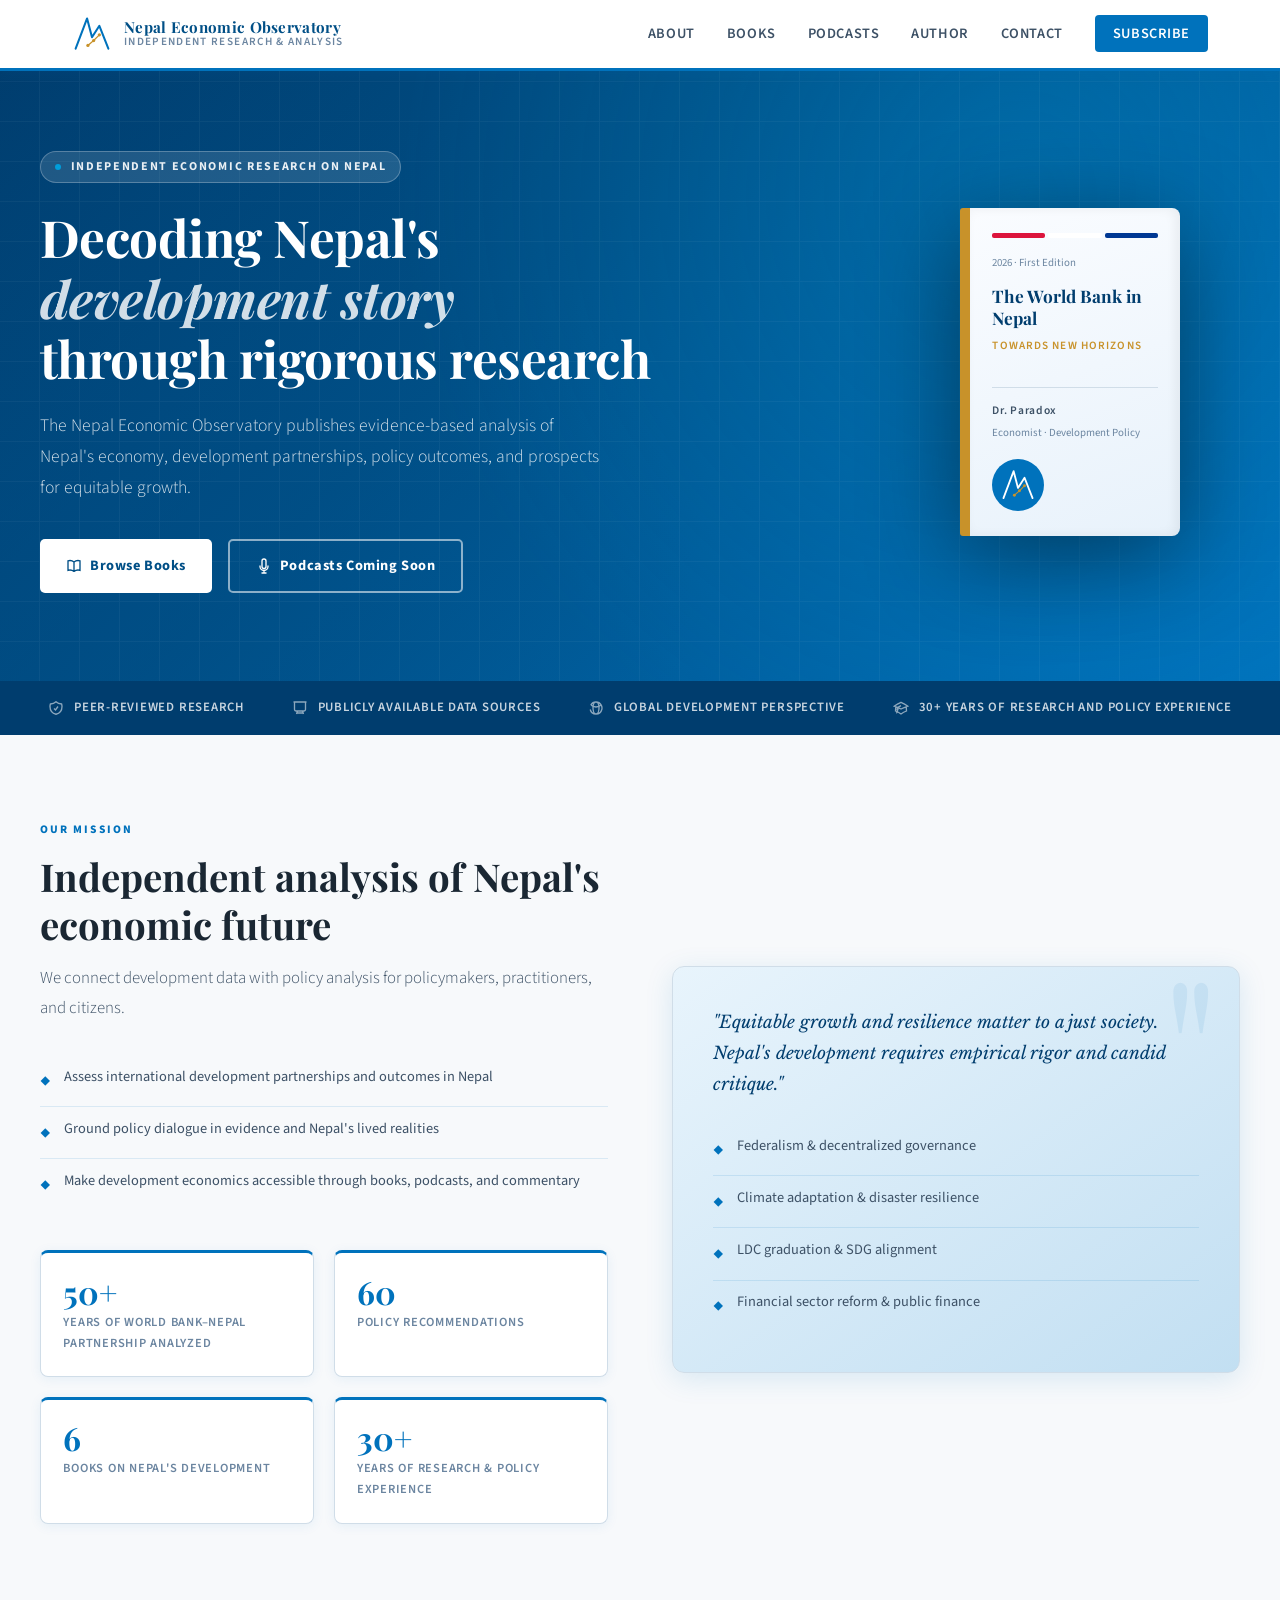
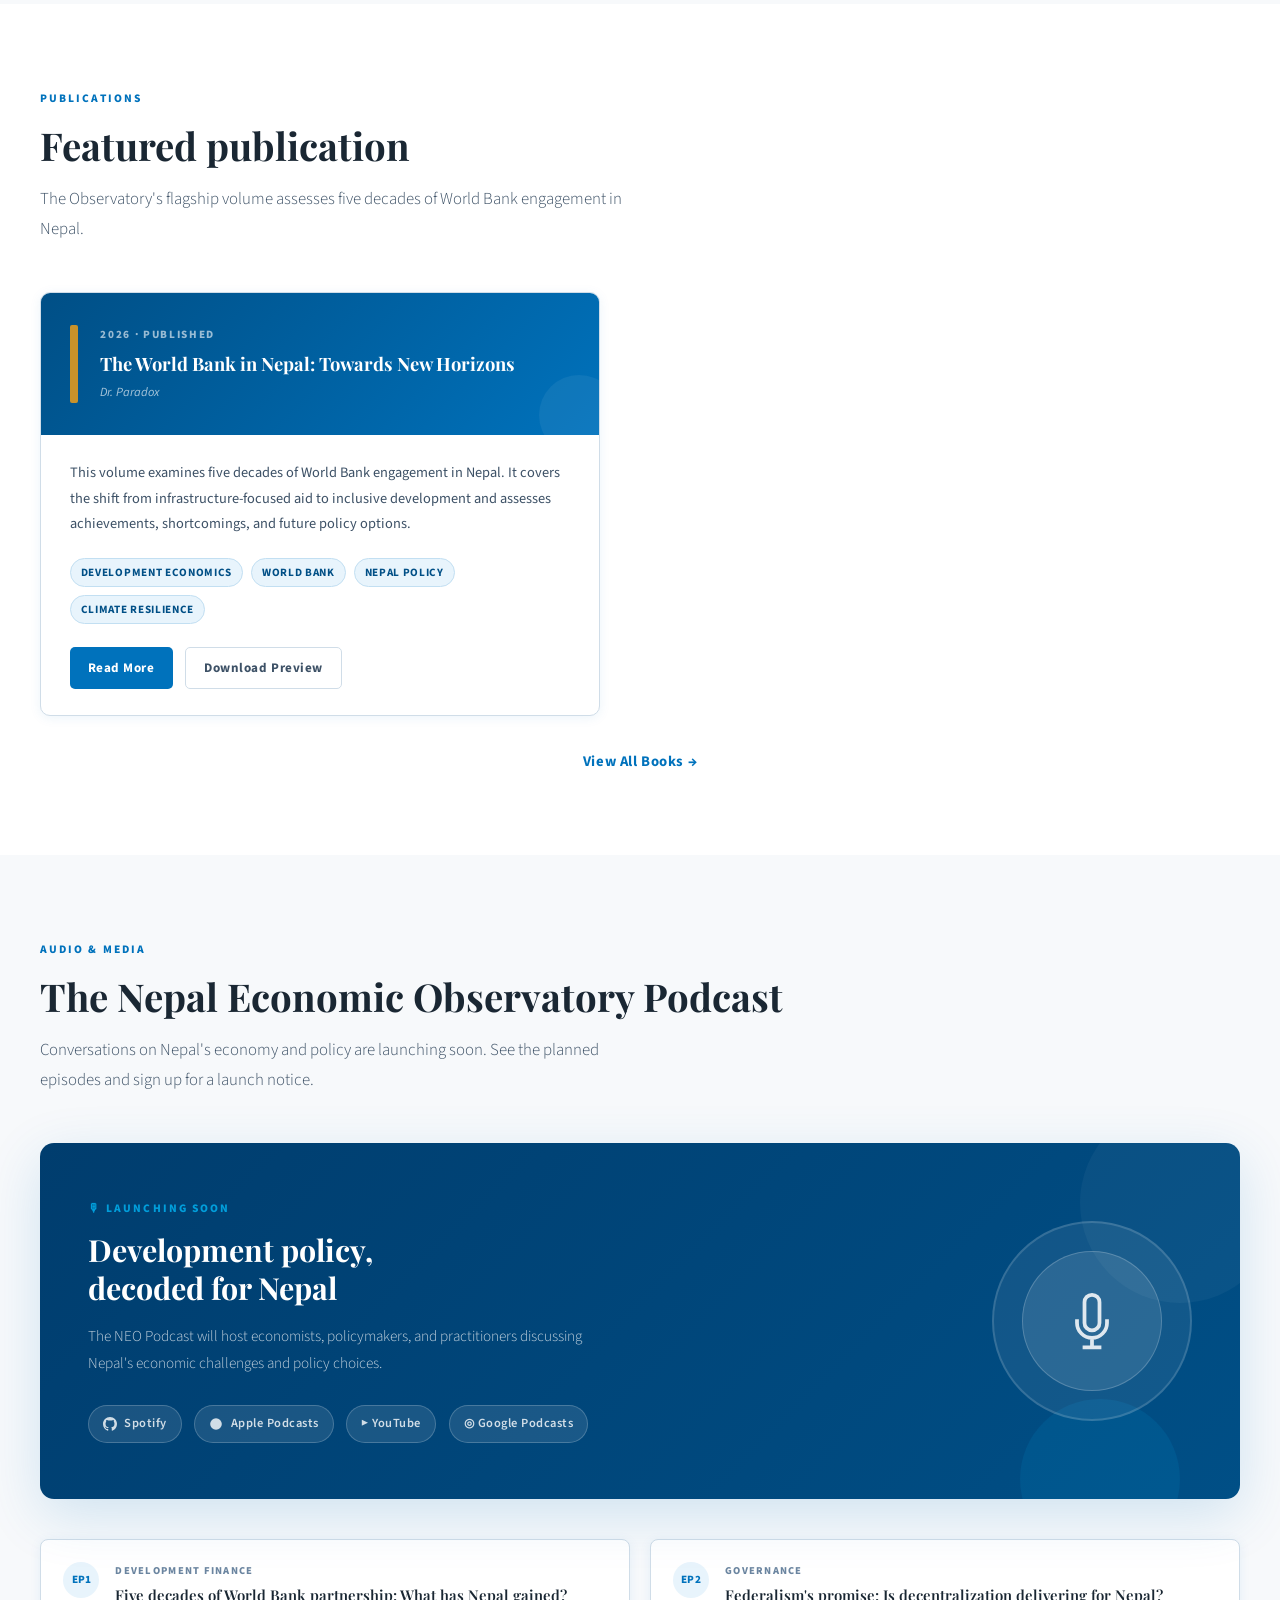
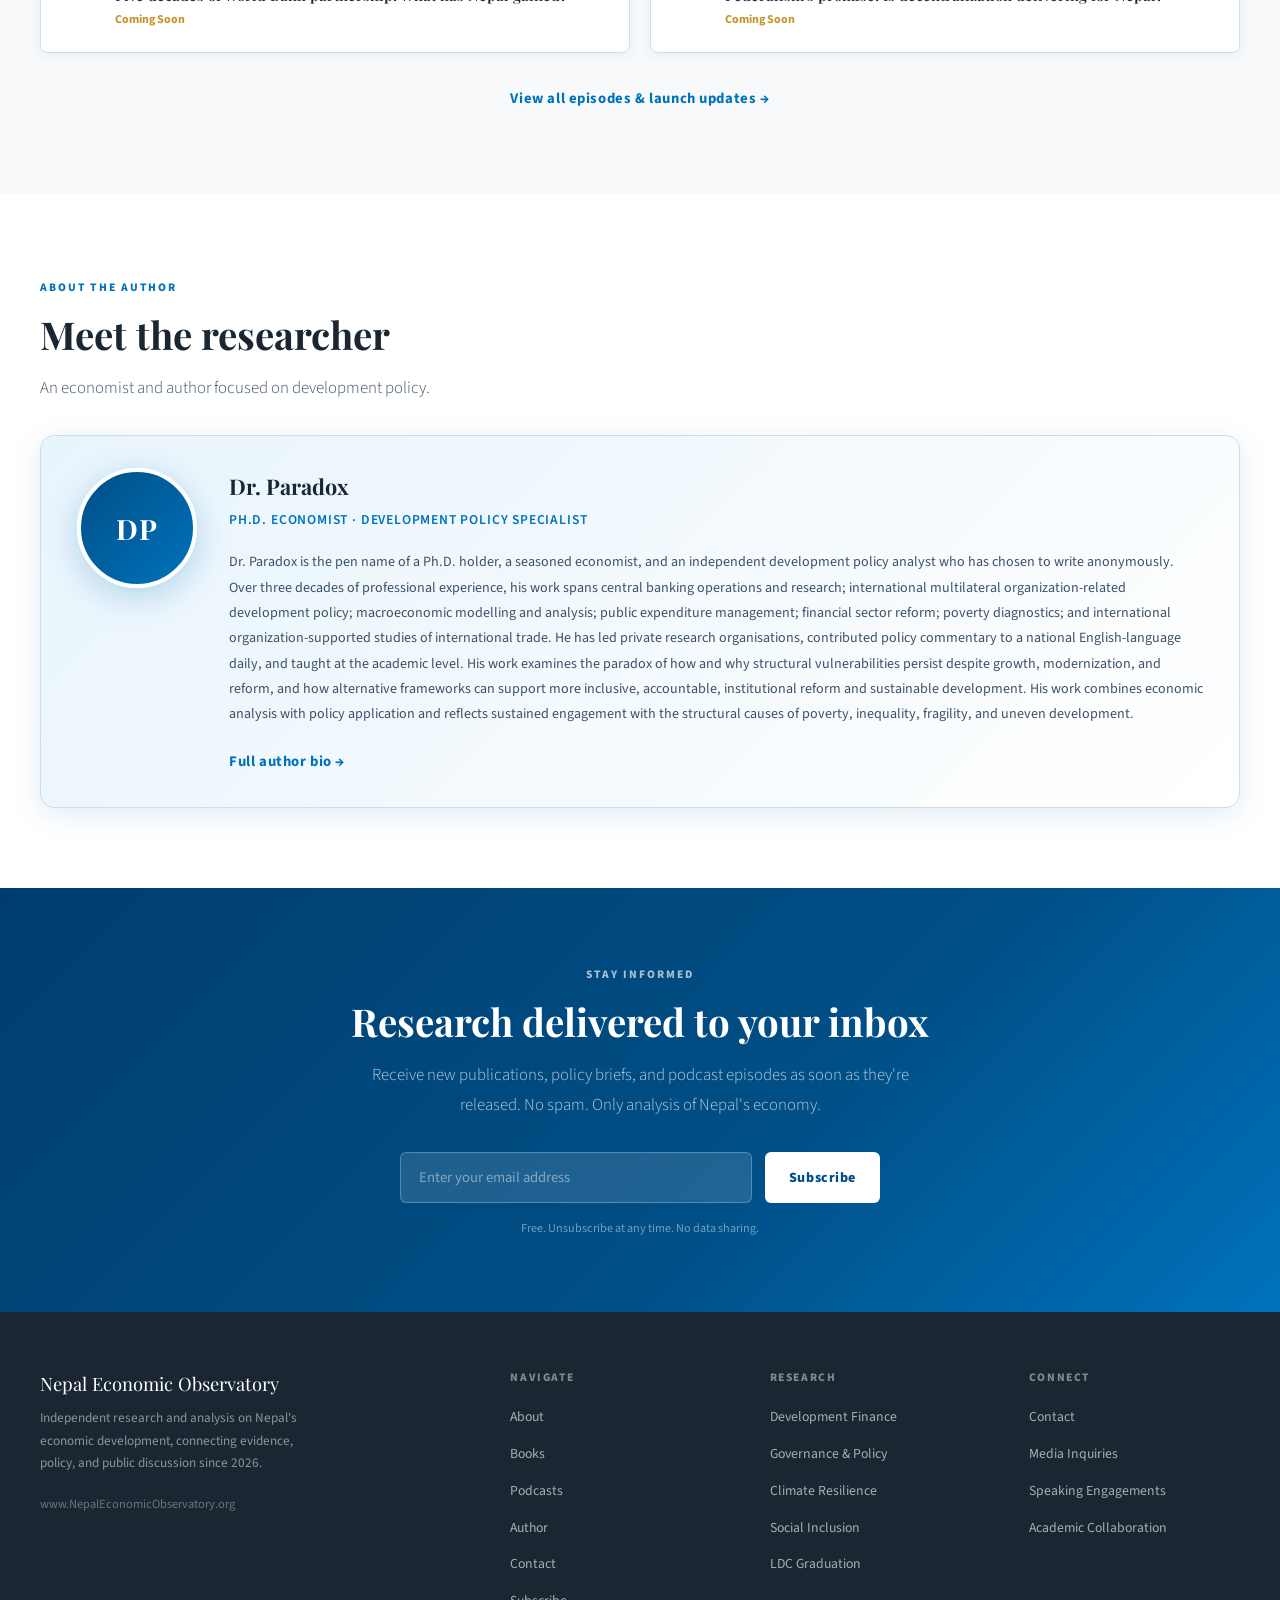
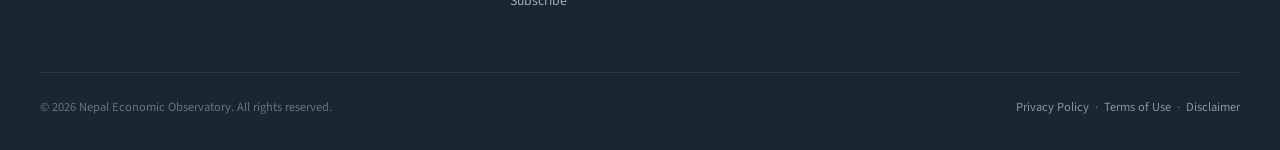
<file: index.html>
<!DOCTYPE html>
<html lang="en">
<head>
  <meta charset="UTF-8" />
  <meta name="viewport" content="width=device-width, initial-scale=1.0" />
  <meta name="description" content="The Nepal Economic Observatory is an independent platform for evidence-based analysis of Nepal's economy, development partnerships, and policy pathways." />
  <meta property="og:title" content="Home | Nepal Economic Observatory" />
  <meta property="og:description" content="Independent economic research on Nepal through books, podcasts, and evidence-based policy analysis." />
  <link rel="canonical" href="https://www.nepaleconomicobservatory.org/" />
  <meta property="og:type" content="website" />
  <meta property="og:site_name" content="Nepal Economic Observatory" />
  <meta property="og:image" content="https://www.nepaleconomicobservatory.org/og-image.png" />
  <meta name="twitter:card" content="summary_large_image" />
  <meta name="twitter:site" content="@nepaleconomicobs" />
  <meta name="twitter:image" content="https://www.nepaleconomicobservatory.org/og-image.png" />
  <title>Home | Nepal Economic Observatory</title>
  <link rel="icon" type="image/svg+xml" href="/images/neo-favicon.svg" />
  <link rel="apple-touch-icon" href="/images/neo-favicon.svg" />
  <link rel="preconnect" href="https://fonts.googleapis.com" />
  <link rel="preconnect" href="https://fonts.gstatic.com" crossorigin />
  <link href="https://fonts.googleapis.com/css2?family=Playfair+Display:wght@400;600;700&family=Source+Sans+3:wght@300;400;600;700&family=Libre+Baskerville:ital,wght@0,400;0,700;1,400&display=swap" rel="stylesheet" />
  <link rel="stylesheet" href="css/styles.css" />
  <script src="js/main.js" defer></script>
  <script type="application/ld+json">
  {
    "@context": "https://schema.org",
    "@type": "Organization",
    "name": "Nepal Economic Observatory",
    "url": "https://www.nepaleconomicobservatory.org",
    "logo": "https://www.nepaleconomicobservatory.org/og-image.png",
    "description": "Independent research and analysis on Nepal's economic development, including development partnerships, policy outcomes, and equitable growth.",
    "founder": {
      "@type": "Person",
      "name": "Dr. Paradox",
      "jobTitle": "Economist and Policy Analyst"
    },
    "sameAs": []
  }
  </script>
</head>
<body>

<nav aria-label="Main navigation">
  <div class="nav-inner">
    <a href="index.html" class="nav-logo" aria-label="Nepal Economic Observatory home">
      <div class="nav-logo-emblem">
        <svg width="36" height="36" viewBox="0 0 44 44" fill="none" xmlns="http://www.w3.org/2000/svg" aria-hidden="true">
          <polyline points="2,40 16,3 22,26 31,12 42,40" fill="none" stroke="#0072BC" stroke-width="2.5" stroke-linejoin="round" stroke-linecap="round"/>
          <polyline points="17,36 24,30 31,23" fill="none" stroke="#C8922A" stroke-width="1.5" stroke-linecap="round" stroke-linejoin="round"/>
          <circle cx="17" cy="36" r="2" fill="#C8922A"/>
          <circle cx="24" cy="30" r="2" fill="#C8922A"/>
          <circle cx="31" cy="23" r="2" fill="#C8922A"/>
        </svg>
      </div>
      <div class="nav-logo-text">
        <div class="top">Nepal Economic Observatory</div>
        <div class="sub">Independent Research &amp; Analysis</div>
      </div>
    </a>
    <button type="button" class="nav-toggle" aria-label="Open menu" aria-expanded="false">☰</button>
    <ul class="nav-links">
      <li><a href="about.html" data-nav="about">About</a></li>
      <li><a href="books.html" data-nav="books">Books</a></li>
      <li><a href="podcasts.html" data-nav="podcasts">Podcasts</a></li>
      <li><a href="author.html" data-nav="author">Author</a></li>
      <li><a href="contact.html" data-nav="contact">Contact</a></li>
      <li><a href="#newsletter" class="nav-cta" data-nav="subscribe">Subscribe</a></li>
    </ul>
  </div>
</nav>

<main>
<section class="hero">
  <div class="hero-pattern"></div>
  <div class="hero-inner">
    <div class="hero-content">
      <div class="hero-eyebrow">
        <span class="dot"></span>
        Independent Economic Research on Nepal
      </div>
      <h1>Decoding Nepal's<br /><em>development story</em><br />through rigorous research</h1>
      <p class="hero-desc">
        The Nepal Economic Observatory publishes evidence-based analysis of Nepal's economy,
        development partnerships, policy outcomes, and prospects for equitable growth.
      </p>
      <div class="hero-actions">
        <a href="books.html" class="btn btn-white">
          <svg width="16" height="16" fill="none" viewBox="0 0 24 24" stroke="currentColor" stroke-width="2" aria-hidden="true"><path d="M12 6.042A8.967 8.967 0 0 0 6 3.75c-1.052 0-2.062.18-3 .512v14.25A8.987 8.987 0 0 1 6 18c2.305 0 4.408.867 6 2.292m0-14.25a8.966 8.966 0 0 1 6-2.292c1.052 0 2.062.18 3 .512v14.25A8.987 8.987 0 0 0 18 18a8.967 8.967 0 0 0-6 2.292m0-14.25v14.25"/></svg>
          Browse Books
        </a>
        <a href="podcasts.html" class="btn btn-outline">
          <svg width="16" height="16" fill="none" viewBox="0 0 24 24" stroke="currentColor" stroke-width="2" aria-hidden="true"><path d="M12 18.75a6 6 0 0 0 6-6v-1.5m-6 7.5a6 6 0 0 1-6-6v-1.5m6 7.5v3.75m-3.75 0h7.5M12 15.75a3 3 0 0 1-3-3V4.5a3 3 0 1 1 6 0v8.25a3 3 0 0 1-3 3z"/></svg>
          Podcasts Coming Soon
        </a>
      </div>
    </div>

    <div class="hero-book-wrapper">
      <div class="book-cover">
        <div class="book-cover-inner">
          <div>
            <div class="book-cover-flag">
              <div class="flag-stripe" style="background:#DC143C;"></div>
              <div class="flag-stripe" style="background:#FFFFFF;"></div>
              <div class="flag-stripe" style="background:#003893;"></div>
            </div>
            <div class="book-cover-year">2026 · First Edition</div>
            <div style="height:12px;"></div>
            <div class="book-cover-title">The World Bank in Nepal</div>
            <div class="book-cover-subtitle">Towards New Horizons</div>
          </div>
          <div>
            <div class="book-cover-divider"></div>
            <div class="book-cover-author">Dr. Paradox</div>
            <div class="book-cover-year">Economist · Development Policy</div>
            <div style="height:16px;"></div>
            <div class="book-cover-seal">
              <svg width="32" height="32" viewBox="0 0 44 44" fill="none" xmlns="http://www.w3.org/2000/svg" aria-hidden="true">
                <polyline points="2,40 16,3 22,26 31,12 42,40" fill="none" stroke="#FFFFFF" stroke-width="2.5" stroke-linejoin="round" stroke-linecap="round"/>
                <polyline points="17,36 24,30 31,23" fill="none" stroke="#C8922A" stroke-width="1.5" stroke-linecap="round" stroke-linejoin="round"/>
                <circle cx="17" cy="36" r="2" fill="#C8922A"/>
                <circle cx="24" cy="30" r="2" fill="#C8922A"/>
                <circle cx="31" cy="23" r="2" fill="#C8922A"/>
              </svg>
            </div>
          </div>
        </div>
      </div>
    </div>
  </div>
</section>

<div class="trust-bar">
  <div class="trust-bar-inner">
    <div class="trust-item">
      <svg width="16" height="16" fill="none" viewBox="0 0 24 24" stroke="currentColor" stroke-width="2" aria-hidden="true"><path d="M9 12.75 11.25 15 15 9.75m-3-7.036A11.959 11.959 0 0 1 3.598 6 11.99 11.99 0 0 0 3 9.749c0 5.592 3.824 10.29 9 11.623 5.176-1.332 9-6.03 9-11.622 0-1.31-.21-2.571-.598-3.751h-.152c-3.196 0-6.1-1.248-8.25-3.285Z"/></svg>
      Peer-reviewed research
    </div>
    <div class="trust-item">
      <svg width="16" height="16" fill="none" viewBox="0 0 24 24" stroke="currentColor" stroke-width="2" aria-hidden="true"><path d="M3.75 3v11.25A2.25 2.25 0 0 0 6 16.5h2.25M3.75 3h-1.5m1.5 0h16.5m0 0h1.5m-1.5 0v11.25A2.25 2.25 0 0 1 18 16.5h-2.25m-7.5 0h7.5m-7.5 0-1 3m8.5-3 1 3m0 0 .5 1.5m-.5-1.5h-9.5m0 0-.5 1.5"/></svg>
      Publicly available data sources
    </div>
    <div class="trust-item">
      <svg width="16" height="16" fill="none" viewBox="0 0 24 24" stroke="currentColor" stroke-width="2" aria-hidden="true"><path d="M12 21a9.004 9.004 0 0 0 8.716-6.747M12 21a9.004 9.004 0 0 1-8.716-6.747M12 21c2.485 0 4.5-4.03 4.5-9S14.485 3 12 3m0 18c-2.485 0-4.5-4.03-4.5-9S9.515 3 12 3m0 0a8.997 8.997 0 0 1 7.843 4.582M12 3a8.997 8.997 0 0 0-7.843 4.582m15.686 0A11.953 11.953 0 0 1 12 10.5c-2.998 0-5.74-1.1-7.843-2.918m15.686 0A8.959 8.959 0 0 1 21 12c0 .778-.099 1.533-.284 2.253"/></svg>
      Global development perspective
    </div>
    <div class="trust-item">
      <svg width="16" height="16" fill="none" viewBox="0 0 24 24" stroke="currentColor" stroke-width="2" aria-hidden="true"><path d="M4.26 10.147a60.438 60.438 0 0 0-.491 6.347A48.62 48.62 0 0 1 12 20.904a48.62 48.62 0 0 1 8.232-4.41 60.46 60.46 0 0 0-.491-6.347m-15.482 0a50.636 50.636 0 0 0-2.658-.813A59.906 59.906 0 0 1 12 3.493a59.903 59.903 0 0 1 10.399 5.84c-.896.248-1.783.52-2.658.814m-15.482 0A50.717 50.717 0 0 1 12 13.489a50.702 50.702 0 0 1 7.74-3.342M6.75 15a.75.75 0 1 0 0-1.5.75.75 0 0 0 0 1.5Zm0 0v-3.675A55.378 55.378 0 0 1 12 8.443m-7.007 11.55A5.981 5.981 0 0 0 6.75 15.75v-1.5"/></svg>
      30+ years of research and policy experience
    </div>
  </div>
</div>

<section class="about-section" id="about">
  <div class="section-inner">
    <div class="about-grid">
      <div>
        <span class="section-label">Our mission</span>
        <h2 class="section-title">Independent analysis of Nepal's economic future</h2>
        <p class="section-subtitle" style="margin-bottom:2rem;">
          We connect development data with policy analysis for policymakers, practitioners, and citizens.
        </p>
        <ul class="about-mission-list">
          <li><span class="check">◆</span> Assess international development partnerships and outcomes in Nepal</li>
          <li><span class="check">◆</span> Ground policy dialogue in evidence and Nepal's lived realities</li>
          <li><span class="check">◆</span> Make development economics accessible through books, podcasts, and commentary</li>
        </ul>
        <div class="about-stats">
          <div class="stat-card">
            <div class="stat-number">50+</div>
            <div class="stat-label">Years of World Bank–Nepal partnership analyzed</div>
          </div>
          <div class="stat-card">
            <div class="stat-number">60</div>
            <div class="stat-label">Policy recommendations</div>
          </div>
          <div class="stat-card">
            <div class="stat-number">6</div>
            <div class="stat-label">Books on Nepal's development</div>
          </div>
          <div class="stat-card">
            <div class="stat-number">30+</div>
            <div class="stat-label">Years of research &amp; policy experience</div>
          </div>
        </div>
      </div>
      <div class="about-visual">
        <p class="about-quote">
          "Equitable growth and resilience matter to a just society. Nepal's development requires empirical rigor and candid critique."
        </p>
        <ul class="about-mission-list">
          <li><span class="check">◆</span> Federalism &amp; decentralized governance</li>
          <li><span class="check">◆</span> Climate adaptation &amp; disaster resilience</li>
          <li><span class="check">◆</span> LDC graduation &amp; SDG alignment</li>
          <li><span class="check">◆</span> Financial sector reform &amp; public finance</li>
        </ul>
      </div>
    </div>
  </div>
</section>

<section class="books-section" id="books">
  <div class="section-inner">
    <span class="section-label">Publications</span>
    <h2 class="section-title">Featured publication</h2>
    <p class="section-subtitle">
      The Observatory's flagship volume assesses five decades of World Bank engagement in Nepal.
    </p>

    <div class="books-grid books-grid--single">
      <article class="book-card">
        <div class="book-card-header">
          <div class="book-card-spine"></div>
          <div class="book-card-title-area">
            <div class="book-card-year">2026 · Published</div>
            <h3 class="book-card-title">The World Bank in Nepal: Towards New Horizons</h3>
            <div class="book-card-subtitle-text">Dr. Paradox</div>
          </div>
        </div>
        <div class="book-card-body">
          <p class="book-card-desc">
            This volume examines five decades of World Bank engagement in Nepal. It covers
            the shift from infrastructure-focused aid to inclusive development and assesses
            achievements, shortcomings, and future policy options.
          </p>
          <div class="book-card-tags">
            <span class="tag">Development Economics</span>
            <span class="tag">World Bank</span>
            <span class="tag">Nepal Policy</span>
            <span class="tag">Climate Resilience</span>
          </div>
          <div class="book-card-actions">
            <a href="world-bank-in-nepal.html" class="btn btn-primary btn-sm">Read More</a>
            <a href="#" class="btn btn-sm btn-outline-dark">Download Preview</a>
          </div>
        </div>
      </article>
    </div>
    <div class="section-cta-row">
      <a class="text-link-arrow" href="books.html">View All Books →</a>
    </div>
  </div>
</section>

<section class="podcast-section" id="podcasts">
  <div class="section-inner">
    <span class="section-label">Audio &amp; media</span>
    <h2 class="section-title">The Nepal Economic Observatory Podcast</h2>
    <p class="section-subtitle">
      Conversations on Nepal's economy and policy are launching soon. See the planned episodes and sign up for a launch notice.
    </p>

    <div class="podcast-coming-banner">
      <div>
        <div class="podcast-label">🎙 Launching Soon</div>
        <h3 class="podcast-banner-title">Development policy,<br />decoded for Nepal</h3>
        <p class="podcast-banner-desc">
          The NEO Podcast will host economists, policymakers, and practitioners discussing Nepal's economic challenges and policy choices.
        </p>
        <div class="podcast-platforms">
          <span class="platform-badge">
            <svg width="14" height="14" fill="currentColor" viewBox="0 0 24 24" aria-hidden="true"><path d="M12 0C5.374 0 0 5.373 0 12c0 5.303 3.438 9.8 8.207 11.387.599.111.793-.261.793-.577v-2.234c-3.338.726-4.033-1.416-4.033-1.416-.546-1.387-1.333-1.756-1.333-1.756-1.089-.745.083-.729.083-.729 1.205.084 1.839 1.237 1.839 1.237 1.07 1.834 2.807 1.304 3.492.997.107-.775.418-1.305.762-1.604-2.665-.305-5.467-1.334-5.467-5.931 0-1.311.469-2.381 1.236-3.221-.124-.303-.535-1.524.117-3.176 0 0 1.008-.322 3.301 1.23A11.509 11.509 0 0 1 12 5.803c1.02.005 2.047.138 3.006.404 2.291-1.552 3.297-1.23 3.297-1.23.653 1.653.242 2.874.118 3.176.77.84 1.235 1.911 1.235 3.221 0 4.609-2.807 5.624-5.479 5.921.43.372.823 1.102.823 2.222v3.293c0 .319.192.694.801.576C20.566 21.797 24 17.3 24 12c0-6.627-5.373-12-12-12z"/></svg>
            Spotify
          </span>
          <span class="platform-badge">
            <svg width="14" height="14" fill="currentColor" viewBox="0 0 24 24" aria-hidden="true"><circle cx="12" cy="12" r="10"/></svg>
            Apple Podcasts
          </span>
          <span class="platform-badge">▶ YouTube</span>
          <span class="platform-badge">◎ Google Podcasts</span>
        </div>
      </div>
      <div class="podcast-visual">
        <div class="podcast-visual-inner">
          <svg viewBox="0 0 24 24" fill="none" stroke="currentColor" stroke-width="1.5" aria-hidden="true">
            <path d="M12 18.75a6 6 0 0 0 6-6v-1.5m-6 7.5a6 6 0 0 1-6-6v-1.5m6 7.5v3.75m-3.75 0h7.5M12 15.75a3 3 0 0 1-3-3V4.5a3 3 0 1 1 6 0v8.25a3 3 0 0 1-3 3z"/>
          </svg>
        </div>
      </div>
    </div>

    <div class="episode-list">
      <div class="episode-card">
        <div class="episode-num">EP1</div>
        <div class="episode-info">
          <div class="episode-tag">Development Finance</div>
          <div class="episode-title">Five decades of World Bank partnership: What has Nepal gained?</div>
          <div class="episode-coming">Coming Soon</div>
        </div>
      </div>
      <div class="episode-card">
        <div class="episode-num">EP2</div>
        <div class="episode-info">
          <div class="episode-tag">Governance</div>
          <div class="episode-title">Federalism's promise: Is decentralization delivering for Nepal?</div>
          <div class="episode-coming">Coming Soon</div>
        </div>
      </div>
    </div>
    <div class="section-cta-row">
      <a class="text-link-arrow" href="podcasts.html">View all episodes &amp; launch updates →</a>
    </div>
  </div>
</section>

<section class="author-section" id="author">
  <div class="section-inner">
    <span class="section-label">About the Author</span>
    <h2 class="section-title">Meet the researcher</h2>
    <p class="section-subtitle" style="margin-bottom:2rem;">An economist and author focused on development policy.</p>

    <div class="author-card author-card--compact">
      <div>
        <div class="author-avatar">
          <span class="author-avatar-initials">DP</span>
        </div>
      </div>
      <div>
        <div class="author-name">Dr. Paradox</div>
        <div class="author-title-line">Ph.D. Economist · Development Policy Specialist</div>
        <p class="author-bio">
          Dr. Paradox is the pen name of a Ph.D. holder, a seasoned economist, and an independent development policy analyst who has chosen to write anonymously. Over three decades of professional experience, his work spans central banking operations and research; international multilateral organization-related development policy; macroeconomic modelling and analysis; public expenditure management; financial sector reform; poverty diagnostics; and international organization-supported studies of international trade. He has led private research organisations, contributed policy commentary to a national English-language daily, and taught at the academic level. His work examines the paradox of how and why structural vulnerabilities persist despite growth, modernization, and reform, and how alternative frameworks can support more inclusive, accountable, institutional reform and sustainable development. His work combines economic analysis with policy application and reflects sustained engagement with the structural causes of poverty, inequality, fragility, and uneven development.
        </p>
        <p style="margin-top:1.25rem;">
          <a class="text-link-arrow" href="author.html">Full author bio →</a>
        </p>
      </div>
    </div>
  </div>
</section>

<section class="newsletter-section" id="newsletter">
  <div class="newsletter-inner">
    <span class="section-label">Stay Informed</span>
    <h2 class="section-title">Research delivered to your inbox</h2>
    <p class="section-subtitle">
      Receive new publications, policy briefs, and podcast episodes as soon as they're released.
      No spam. Only analysis of Nepal's economy.
    </p>
    <form class="newsletter-form" action="#" method="post">
      <label class="sr-only" for="newsletter-email-home">Email address</label>
      <input id="newsletter-email-home" name="email" type="email" autocomplete="email" placeholder="Enter your email address" />
      <button type="submit">Subscribe</button>
    </form>
    <p class="newsletter-note">Free. Unsubscribe at any time. No data sharing.</p>
  </div>
</section>
</main>

<footer>
  <div class="footer-inner">
    <div class="footer-grid">
      <div>
        <div class="footer-brand-name">Nepal Economic Observatory</div>
        <p class="footer-brand-desc">
          Independent research and analysis on Nepal's economic development,
          connecting evidence, policy, and public discussion since 2026.
        </p>
        <div style="font-size:0.78rem; color: rgba(255,255,255,0.35);">
          www.NepalEconomicObservatory.org
        </div>
      </div>
      <div>
        <div class="footer-col-title">Navigate</div>
        <ul class="footer-links">
          <li><a href="about.html">About</a></li>
          <li><a href="books.html">Books</a></li>
          <li><a href="podcasts.html">Podcasts</a></li>
          <li><a href="author.html">Author</a></li>
          <li><a href="contact.html">Contact</a></li>
          <li><a href="index.html#newsletter">Subscribe</a></li>
        </ul>
      </div>
      <div>
        <div class="footer-col-title">Research</div>
        <ul class="footer-links">
          <li><a href="#">Development Finance</a></li>
          <li><a href="#">Governance &amp; Policy</a></li>
          <li><a href="#">Climate Resilience</a></li>
          <li><a href="#">Social Inclusion</a></li>
          <li><a href="#">LDC Graduation</a></li>
        </ul>
      </div>
      <div>
        <div class="footer-col-title">Connect</div>
        <ul class="footer-links">
          <li><a href="contact.html">Contact</a></li>
          <li><a href="#">Media Inquiries</a></li>
          <li><a href="#">Speaking Engagements</a></li>
          <li><a href="#">Academic Collaboration</a></li>
        </ul>
      </div>
    </div>
    <hr class="footer-divider" />
    <div class="footer-bottom">
      <span>© 2026 Nepal Economic Observatory. All rights reserved.</span>
      <span>
        <a href="#">Privacy Policy</a> &nbsp;·&nbsp;
        <a href="#">Terms of Use</a> &nbsp;·&nbsp;
        <a href="#">Disclaimer</a>
      </span>
    </div>
  </div>
</footer>

<button type="button" class="back-to-top" aria-label="Back to top">↑</button>

<script>
(function () {
  var p = (window.location.pathname || '').replace(/\\/g, '/').toLowerCase();
  var keys = { about: /about\.html$/i, books: /(books|world-bank-in-nepal)\.html$/i, podcasts: /podcasts\.html$/i, author: /author\.html$/i, contact: /contact\.html$/i };
  document.querySelectorAll('.nav-links a[data-nav]').forEach(function (a) {
    var k = a.getAttribute('data-nav');
    if (!k || k === 'subscribe') return;
    if (keys[k] && keys[k].test(p)) a.classList.add('active');
  });
})();
</script>
</body>
</html>
</file>
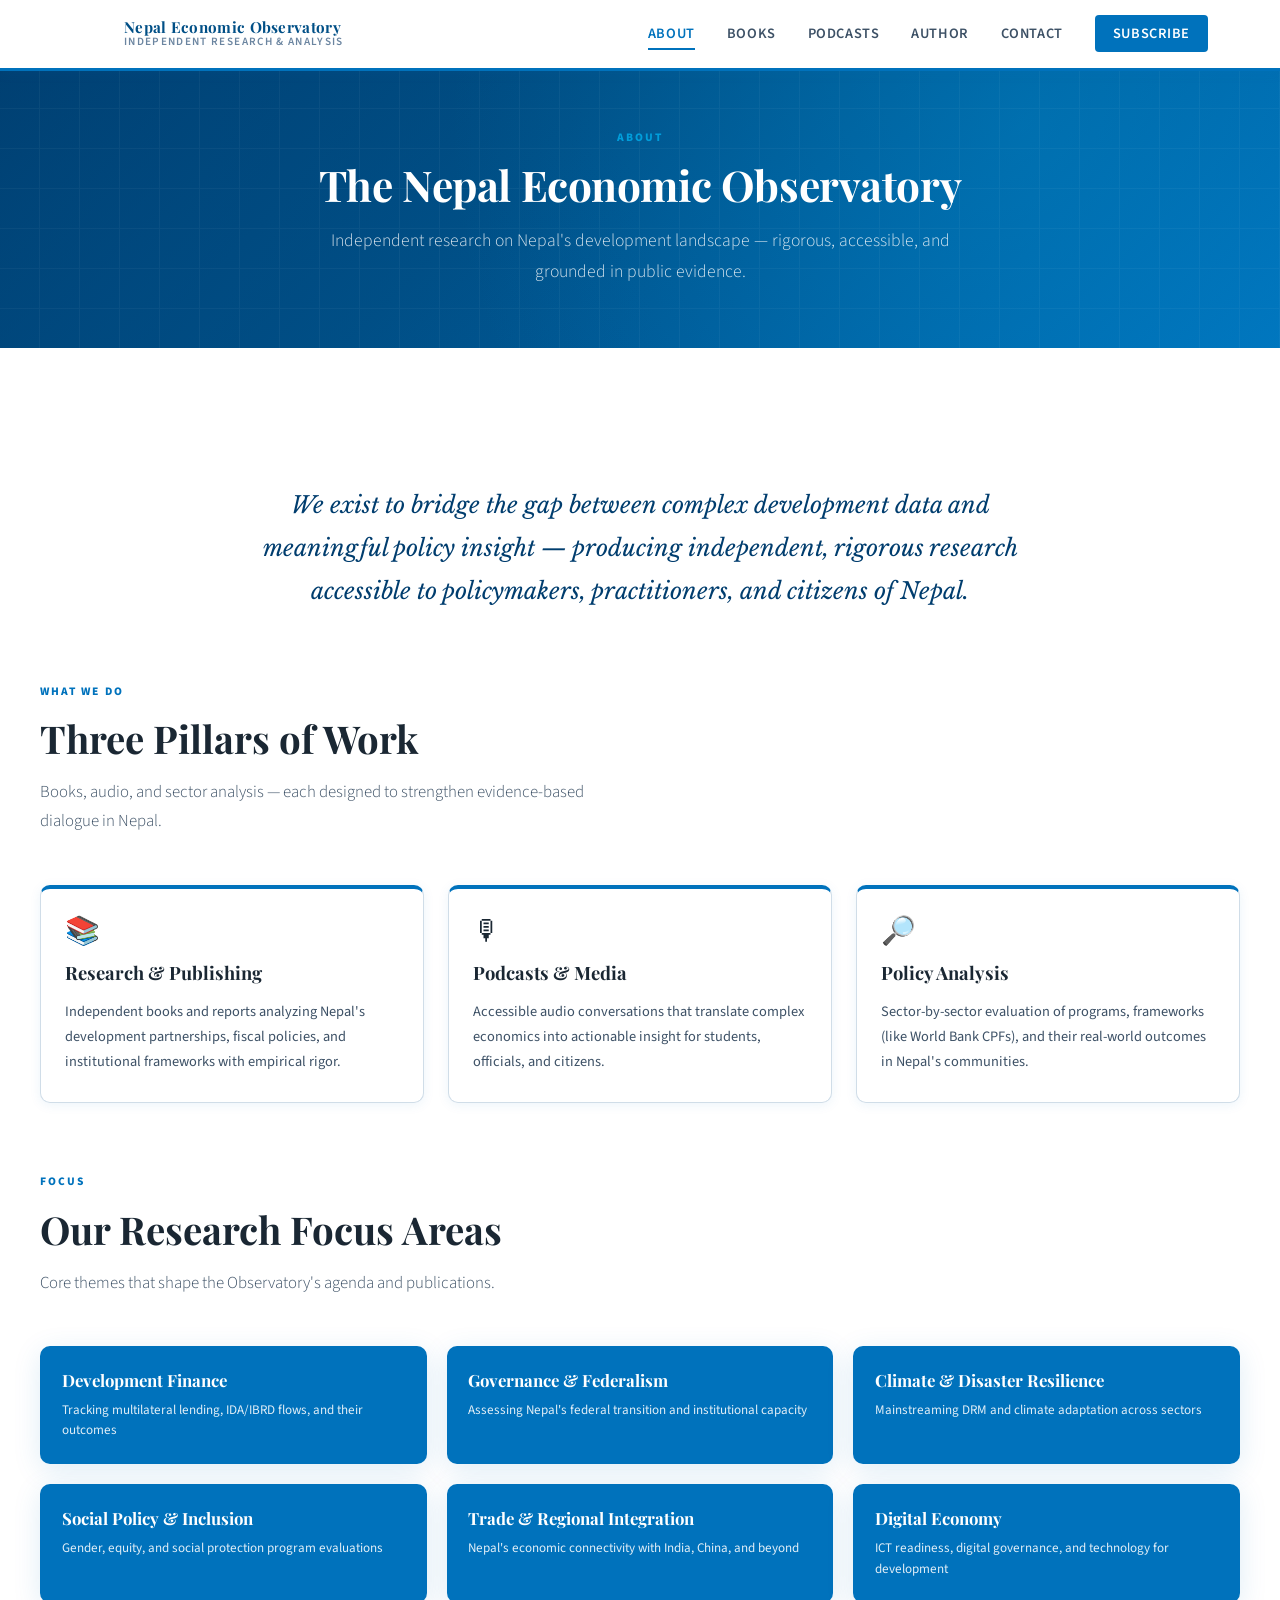
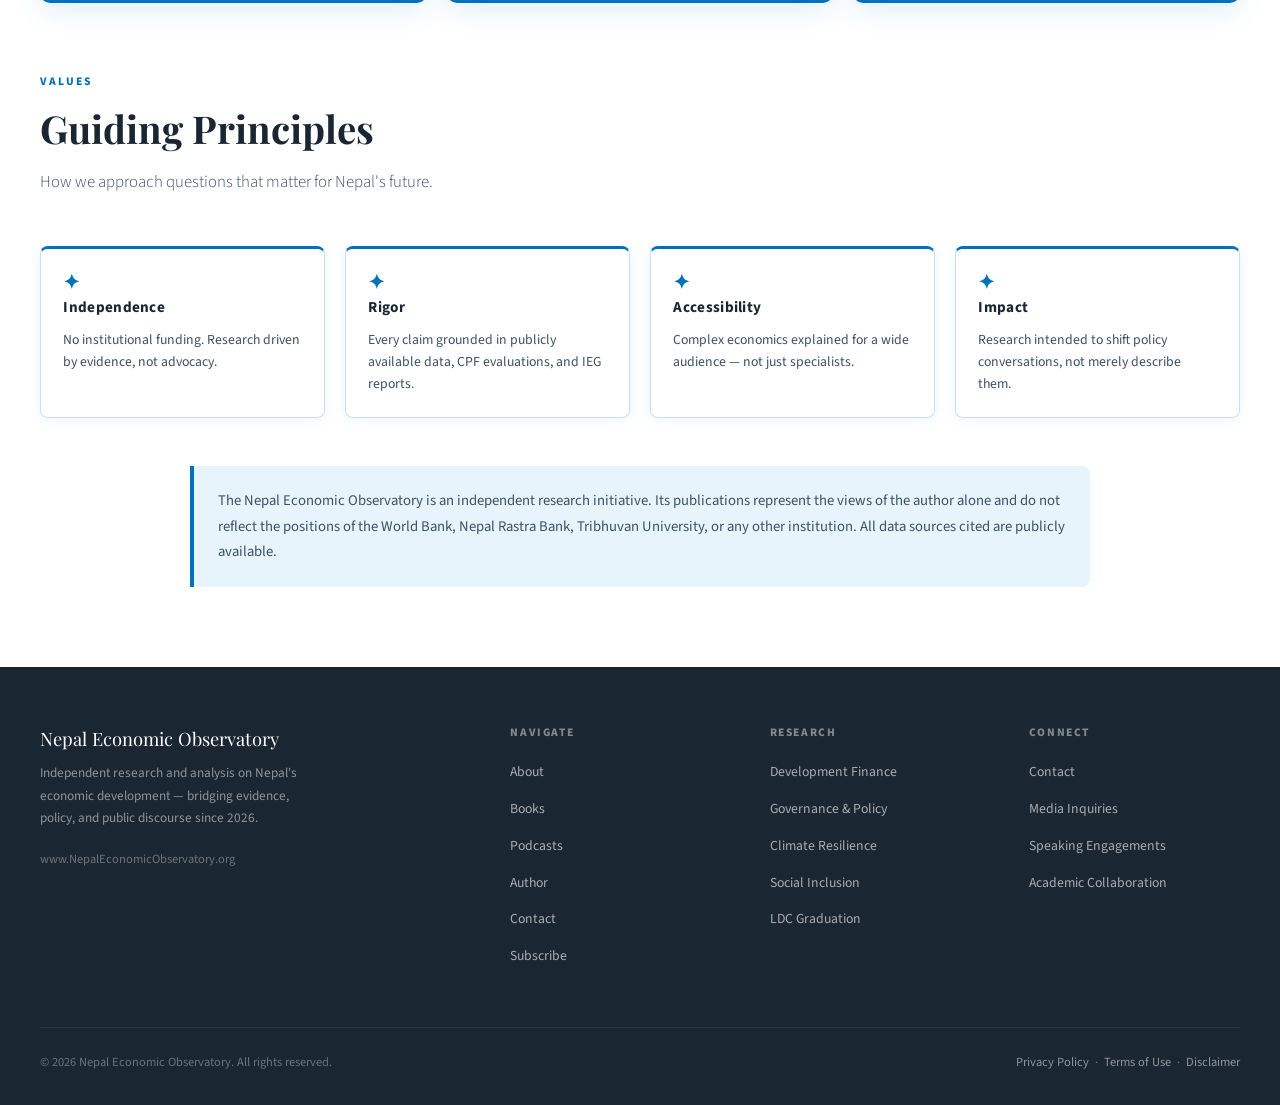
<file: about/index.html>
<!DOCTYPE html>
<html lang="en">
<head>
  <meta charset="UTF-8" />
  <meta name="viewport" content="width=device-width, initial-scale=1.0" />
  <meta name="description" content="Mission, research focus, and guiding principles of the Nepal Economic Observatory — independent analysis of Nepal's economic development." />
  <meta property="og:title" content="About the Observatory" />
  <meta property="og:description" content="Independent books, podcasts, and policy analysis bridging evidence and public discourse on Nepal's economy." />
  <title>About — Nepal Economic Observatory</title>
  <link rel="icon" href="data:image/svg+xml,%3Csvg xmlns='http://www.w3.org/2000/svg' viewBox='0 0 32 32'%3E%3Ccircle cx='16' cy='16' r='15' fill='%230072BC'/%3E%3Ccircle cx='16' cy='16' r='11' fill='none' stroke='white' stroke-width='1.4'/%3E%3Cellipse cx='16' cy='16' rx='5' ry='11' fill='none' stroke='white' stroke-width='1.1'/%3E%3Cline x1='3' y1='16' x2='29' y2='16' stroke='white' stroke-width='1.1'/%3E%3C/svg%3E" />
  <link rel="preconnect" href="https://fonts.googleapis.com" />
  <link rel="preconnect" href="https://fonts.gstatic.com" crossorigin />
  <link href="https://fonts.googleapis.com/css2?family=Playfair+Display:wght@400;600;700&family=Source+Sans+3:wght@300;400;600;700&family=Libre+Baskerville:ital,wght@0,400;0,700;1,400&display=swap" rel="stylesheet" />
  <link rel="stylesheet" href="../css/styles.css" />
  <script src="../js/main.js" defer></script>
</head>
<body>

<nav aria-label="Main navigation">
  <div class="nav-inner">
    <a href="../index.html" class="nav-logo">
      <div class="nav-logo-emblem">
        <svg viewBox="0 0 28 28" fill="none" xmlns="http://www.w3.org/2000/svg" aria-hidden="true">
          <circle cx="14" cy="14" r="12" stroke="white" stroke-width="1.5"/>
          <ellipse cx="14" cy="14" rx="6" ry="12" stroke="white" stroke-width="1.2"/>
          <line x1="2" y1="14" x2="26" y2="14" stroke="white" stroke-width="1.2"/>
          <path d="M5 8 Q14 10 23 8" stroke="white" stroke-width="1" fill="none"/>
          <path d="M5 20 Q14 18 23 20" stroke="white" stroke-width="1" fill="none"/>
        </svg>
      </div>
      <div class="nav-logo-text">
        <div class="top">Nepal Economic Observatory</div>
        <div class="sub">Independent Research &amp; Analysis</div>
      </div>
    </a>
    <button type="button" class="nav-toggle" aria-label="Open menu" aria-expanded="false">☰</button>
    <ul class="nav-links">
      <li><a href="index.html" data-nav="about">About</a></li>
      <li><a href="../books/index.html" data-nav="books">Books</a></li>
      <li><a href="../podcasts/index.html" data-nav="podcasts">Podcasts</a></li>
      <li><a href="../author/index.html" data-nav="author">Author</a></li>
      <li><a href="../contact/index.html" data-nav="contact">Contact</a></li>
      <li><a href="../index.html#newsletter" class="nav-cta" data-nav="subscribe">Subscribe</a></li>
    </ul>
  </div>
</nav>

<main>
<section class="hero hero--page">
  <div class="hero-pattern"></div>
  <div class="hero-inner">
    <div class="hero-content">
      <span class="section-label">About</span>
      <h1>The Nepal Economic Observatory</h1>
      <p class="hero-desc">
        Independent research on Nepal's development landscape — rigorous, accessible, and grounded in public evidence.
      </p>
    </div>
  </div>
</section>

<section class="page-main">
  <div class="section-inner" style="padding-top:3.5rem;">
    <blockquote class="mission-quote">
      We exist to bridge the gap between complex development data and meaningful policy
      insight — producing independent, rigorous research accessible to policymakers,
      practitioners, and citizens of Nepal.
    </blockquote>

    <span class="section-label">What We Do</span>
    <h2 class="section-title">Three Pillars of Work</h2>
    <p class="section-subtitle">
      Books, audio, and sector analysis — each designed to strengthen evidence-based dialogue in Nepal.
    </p>

    <div class="what-we-do-grid">
      <div class="what-we-do-card">
        <div class="icon" aria-hidden="true">📚</div>
        <h3>Research &amp; Publishing</h3>
        <p>Independent books and reports analyzing Nepal's development partnerships, fiscal policies, and institutional frameworks with empirical rigor.</p>
      </div>
      <div class="what-we-do-card">
        <div class="icon" aria-hidden="true">🎙</div>
        <h3>Podcasts &amp; Media</h3>
        <p>Accessible audio conversations that translate complex economics into actionable insight for students, officials, and citizens.</p>
      </div>
      <div class="what-we-do-card">
        <div class="icon" aria-hidden="true">🔎</div>
        <h3>Policy Analysis</h3>
        <p>Sector-by-sector evaluation of programs, frameworks (like World Bank CPFs), and their real-world outcomes in Nepal's communities.</p>
      </div>
    </div>

    <span class="section-label">Focus</span>
    <h2 class="section-title">Our Research Focus Areas</h2>
    <p class="section-subtitle">Core themes that shape the Observatory's agenda and publications.</p>

    <div class="topic-tiles-grid">
      <div class="topic-tile">
        <h3>Development Finance</h3>
        <p>Tracking multilateral lending, IDA/IBRD flows, and their outcomes</p>
      </div>
      <div class="topic-tile">
        <h3>Governance &amp; Federalism</h3>
        <p>Assessing Nepal's federal transition and institutional capacity</p>
      </div>
      <div class="topic-tile">
        <h3>Climate &amp; Disaster Resilience</h3>
        <p>Mainstreaming DRM and climate adaptation across sectors</p>
      </div>
      <div class="topic-tile">
        <h3>Social Policy &amp; Inclusion</h3>
        <p>Gender, equity, and social protection program evaluations</p>
      </div>
      <div class="topic-tile">
        <h3>Trade &amp; Regional Integration</h3>
        <p>Nepal's economic connectivity with India, China, and beyond</p>
      </div>
      <div class="topic-tile">
        <h3>Digital Economy</h3>
        <p>ICT readiness, digital governance, and technology for development</p>
      </div>
    </div>

    <span class="section-label">Values</span>
    <h2 class="section-title">Guiding Principles</h2>
    <p class="section-subtitle">How we approach questions that matter for Nepal's future.</p>

    <div class="principles-strip">
      <div class="stat-card">
        <div class="stat-number" style="font-size:1.25rem;">✦</div>
        <div class="stat-label" style="text-transform:none; letter-spacing:0.02em; font-size:0.95rem; color:var(--text-dark); font-weight:700;">Independence</div>
        <p style="font-size:0.86rem; color:var(--text-mid); margin-top:0.5rem; line-height:1.6;">No institutional funding. Research driven by evidence, not advocacy.</p>
      </div>
      <div class="stat-card">
        <div class="stat-number" style="font-size:1.25rem;">✦</div>
        <div class="stat-label" style="text-transform:none; letter-spacing:0.02em; font-size:0.95rem; color:var(--text-dark); font-weight:700;">Rigor</div>
        <p style="font-size:0.86rem; color:var(--text-mid); margin-top:0.5rem; line-height:1.6;">Every claim grounded in publicly available data, CPF evaluations, and IEG reports.</p>
      </div>
      <div class="stat-card">
        <div class="stat-number" style="font-size:1.25rem;">✦</div>
        <div class="stat-label" style="text-transform:none; letter-spacing:0.02em; font-size:0.95rem; color:var(--text-dark); font-weight:700;">Accessibility</div>
        <p style="font-size:0.86rem; color:var(--text-mid); margin-top:0.5rem; line-height:1.6;">Complex economics explained for a wide audience — not just specialists.</p>
      </div>
      <div class="stat-card">
        <div class="stat-number" style="font-size:1.25rem;">✦</div>
        <div class="stat-label" style="text-transform:none; letter-spacing:0.02em; font-size:0.95rem; color:var(--text-dark); font-weight:700;">Impact</div>
        <p style="font-size:0.86rem; color:var(--text-mid); margin-top:0.5rem; line-height:1.6;">Research intended to shift policy conversations, not merely describe them.</p>
      </div>
    </div>

    <div class="independence-note" style="margin-top:2rem;">
      The Nepal Economic Observatory is an independent research initiative. Its publications
      represent the views of the author alone and do not reflect the positions of the World
      Bank, Nepal Rastra Bank, Tribhuvan University, or any other institution. All data
      sources cited are publicly available.
    </div>
  </div>
</section>
</main>

<footer>
  <div class="footer-inner">
    <div class="footer-grid">
      <div>
        <div class="footer-brand-name">Nepal Economic Observatory</div>
        <p class="footer-brand-desc">
          Independent research and analysis on Nepal's economic development —
          bridging evidence, policy, and public discourse since 2026.
        </p>
        <div style="font-size:0.78rem; color: rgba(255,255,255,0.35);">
          www.NepalEconomicObservatory.org
        </div>
      </div>
      <div>
        <div class="footer-col-title">Navigate</div>
        <ul class="footer-links">
          <li><a href="index.html">About</a></li>
          <li><a href="../books/index.html">Books</a></li>
          <li><a href="../podcasts/index.html">Podcasts</a></li>
          <li><a href="../author/index.html">Author</a></li>
          <li><a href="../contact/index.html">Contact</a></li>
          <li><a href="../index.html#newsletter">Subscribe</a></li>
        </ul>
      </div>
      <div>
        <div class="footer-col-title">Research</div>
        <ul class="footer-links">
          <li><a href="#">Development Finance</a></li>
          <li><a href="#">Governance &amp; Policy</a></li>
          <li><a href="#">Climate Resilience</a></li>
          <li><a href="#">Social Inclusion</a></li>
          <li><a href="#">LDC Graduation</a></li>
        </ul>
      </div>
      <div>
        <div class="footer-col-title">Connect</div>
        <ul class="footer-links">
          <li><a href="../contact/index.html">Contact</a></li>
          <li><a href="#">Media Inquiries</a></li>
          <li><a href="#">Speaking Engagements</a></li>
          <li><a href="#">Academic Collaboration</a></li>
        </ul>
      </div>
    </div>
    <hr class="footer-divider" />
    <div class="footer-bottom">
      <span>© 2026 Nepal Economic Observatory. All rights reserved.</span>
      <span>
        <a href="#">Privacy Policy</a> &nbsp;·&nbsp;
        <a href="#">Terms of Use</a> &nbsp;·&nbsp;
        <a href="#">Disclaimer</a>
      </span>
    </div>
  </div>
</footer>

<button type="button" class="back-to-top" aria-label="Back to top">↑</button>

<script>
(function () {
  var p = (window.location.pathname || '').replace(/\\/g, '/').toLowerCase();
  var keys = { about: /\/about(\/|$)/, books: /\/books(\/|$)/, podcasts: /\/podcasts(\/|$)/, author: /\/author(\/|$)/, contact: /\/contact(\/|$)/ };
  document.querySelectorAll('.nav-links a[data-nav]').forEach(function (a) {
    var k = a.getAttribute('data-nav');
    if (!k || k === 'subscribe') return;
    if (keys[k] && keys[k].test(p)) a.classList.add('active');
  });
})();
</script>
</body>
</html>
</file>
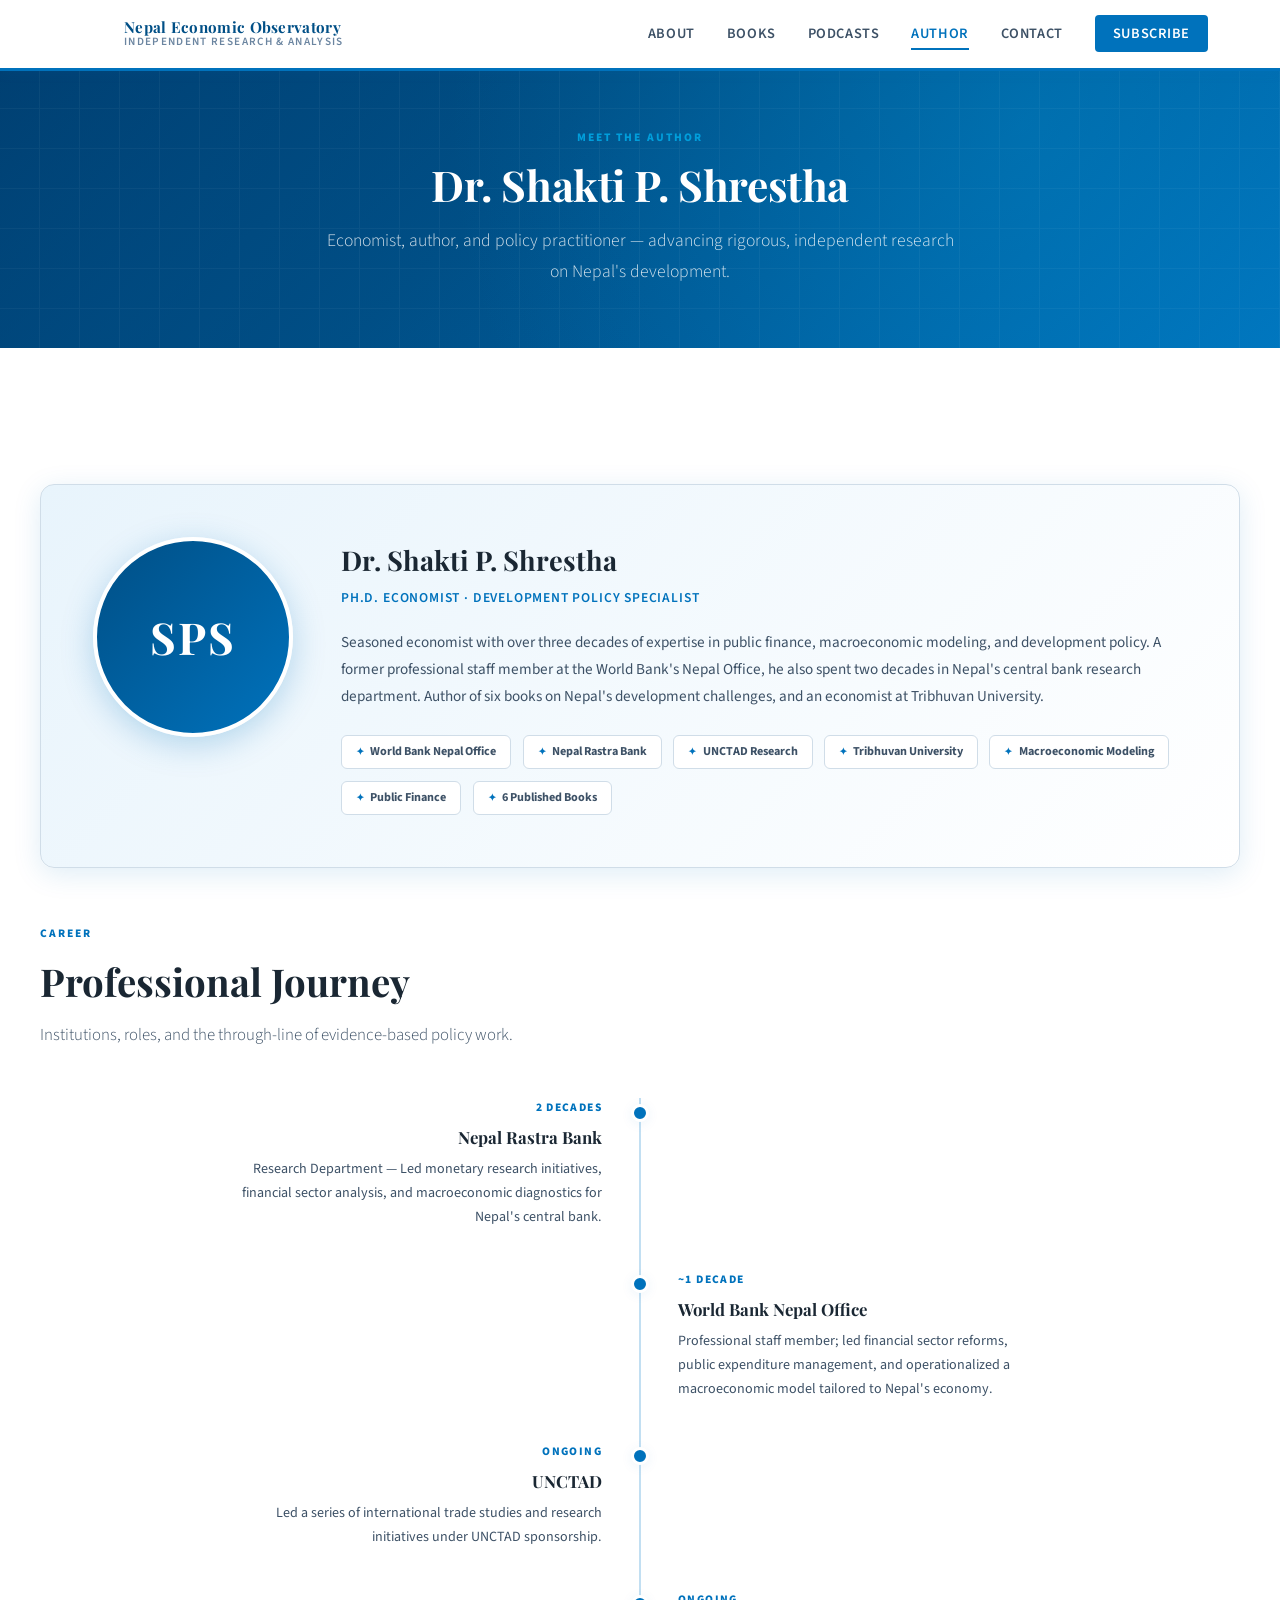
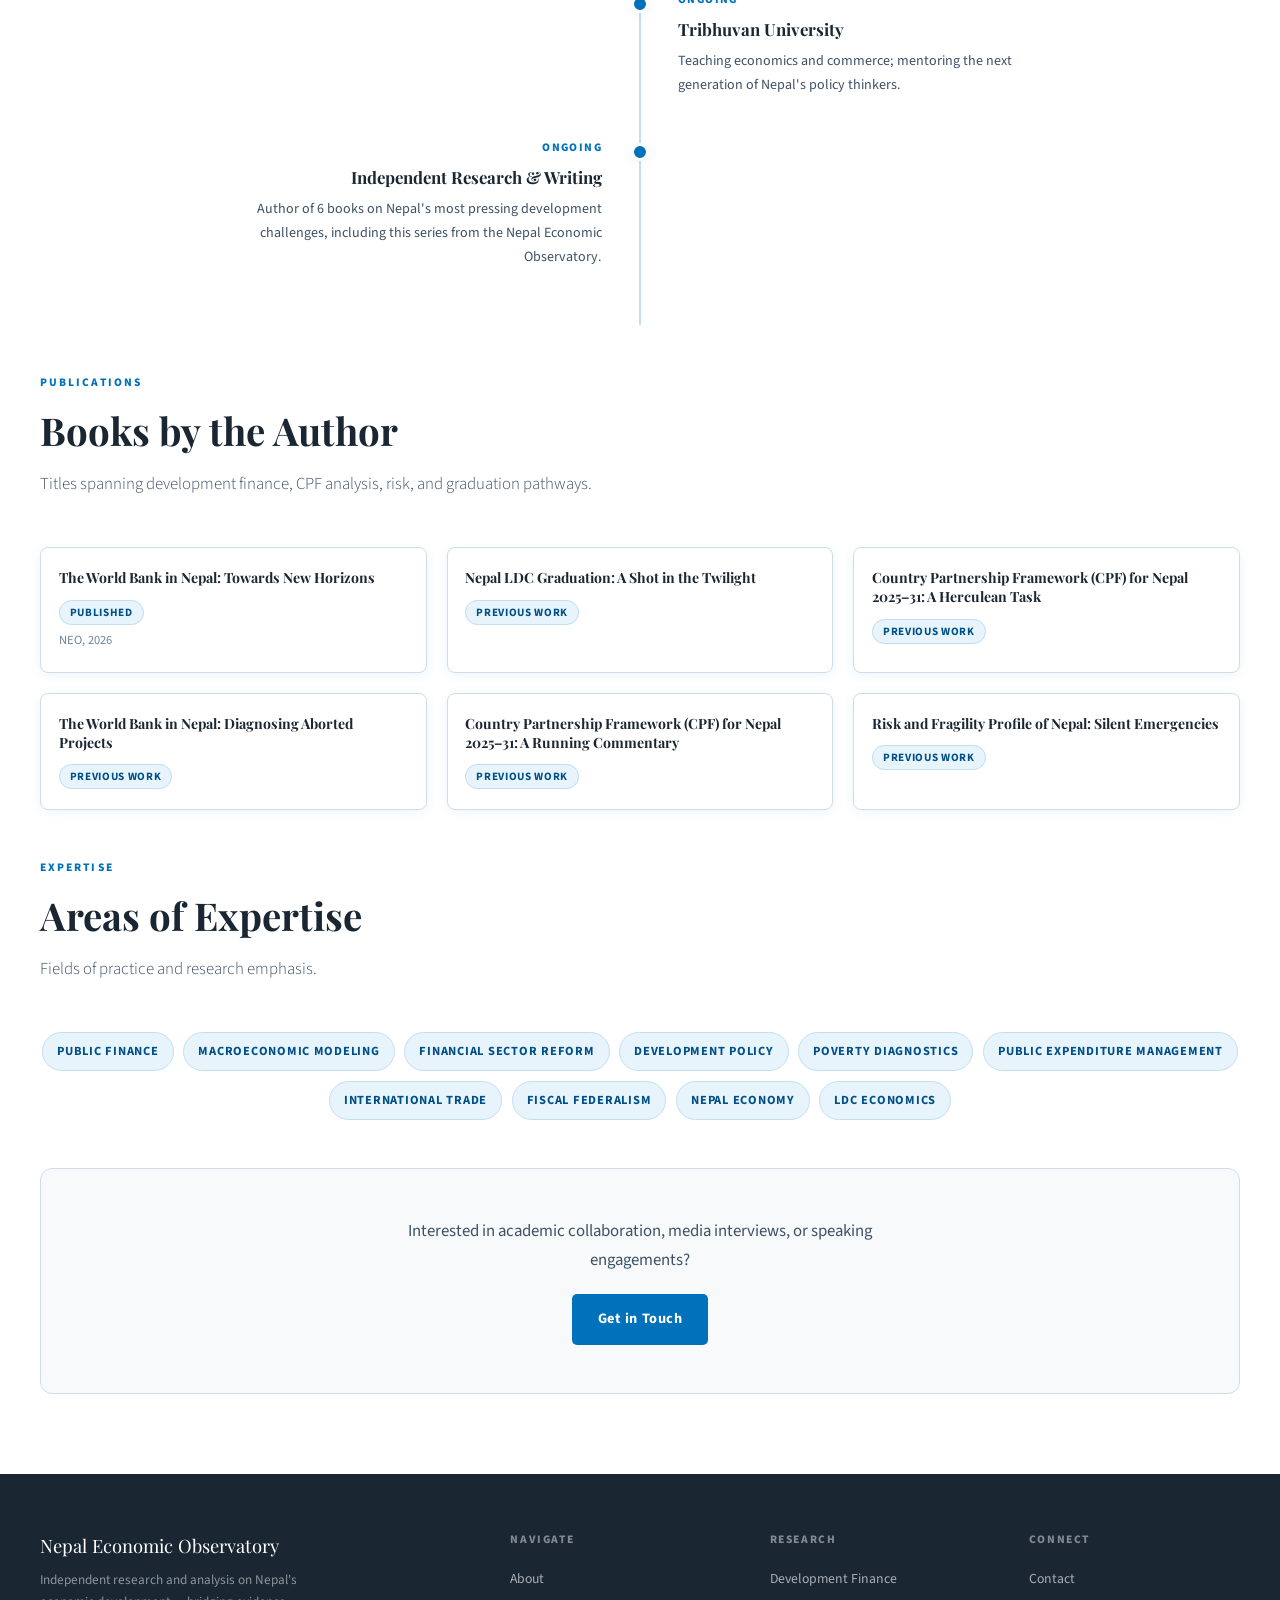
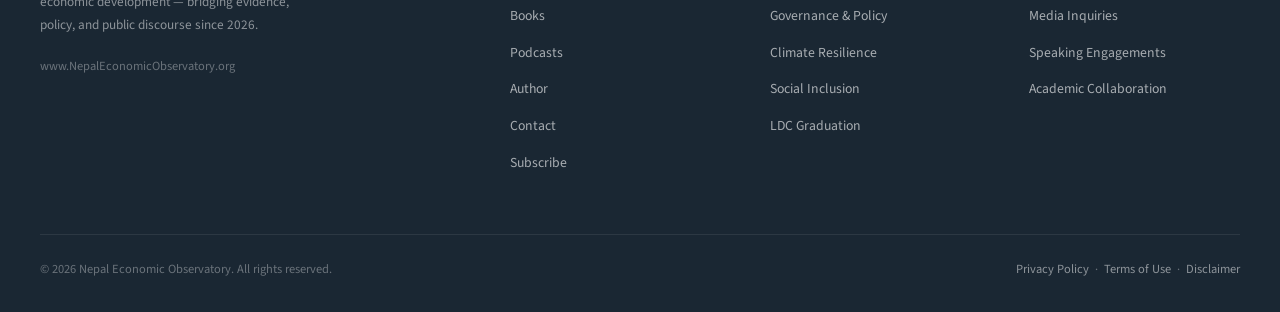
<file: author/index.html>
<!DOCTYPE html>
<html lang="en">
<head>
  <meta charset="UTF-8" />
  <meta name="viewport" content="width=device-width, initial-scale=1.0" />
  <meta name="description" content="Dr. Shakti P. Shrestha — economist, author, and development policy specialist behind the Nepal Economic Observatory." />
  <meta property="og:title" content="Meet the Author — Dr. Shakti P. Shrestha" />
  <meta property="og:description" content="Career spanning Nepal Rastra Bank, the World Bank, UNCTAD, Tribhuvan University, and six books on Nepal's development." />
  <title>Author — Nepal Economic Observatory</title>
  <link rel="icon" href="data:image/svg+xml,%3Csvg xmlns='http://www.w3.org/2000/svg' viewBox='0 0 32 32'%3E%3Ccircle cx='16' cy='16' r='15' fill='%230072BC'/%3E%3Ccircle cx='16' cy='16' r='11' fill='none' stroke='white' stroke-width='1.4'/%3E%3Cellipse cx='16' cy='16' rx='5' ry='11' fill='none' stroke='white' stroke-width='1.1'/%3E%3Cline x1='3' y1='16' x2='29' y2='16' stroke='white' stroke-width='1.1'/%3E%3C/svg%3E" />
  <link rel="preconnect" href="https://fonts.googleapis.com" />
  <link rel="preconnect" href="https://fonts.gstatic.com" crossorigin />
  <link href="https://fonts.googleapis.com/css2?family=Playfair+Display:wght@400;600;700&family=Source+Sans+3:wght@300;400;600;700&family=Libre+Baskerville:ital,wght@0,400;0,700;1,400&display=swap" rel="stylesheet" />
  <link rel="stylesheet" href="../css/styles.css" />
  <script src="../js/main.js" defer></script>
</head>
<body>

<nav aria-label="Main navigation">
  <div class="nav-inner">
    <a href="../index.html" class="nav-logo">
      <div class="nav-logo-emblem">
        <svg viewBox="0 0 28 28" fill="none" xmlns="http://www.w3.org/2000/svg" aria-hidden="true">
          <circle cx="14" cy="14" r="12" stroke="white" stroke-width="1.5"/>
          <ellipse cx="14" cy="14" rx="6" ry="12" stroke="white" stroke-width="1.2"/>
          <line x1="2" y1="14" x2="26" y2="14" stroke="white" stroke-width="1.2"/>
          <path d="M5 8 Q14 10 23 8" stroke="white" stroke-width="1" fill="none"/>
          <path d="M5 20 Q14 18 23 20" stroke="white" stroke-width="1" fill="none"/>
        </svg>
      </div>
      <div class="nav-logo-text">
        <div class="top">Nepal Economic Observatory</div>
        <div class="sub">Independent Research &amp; Analysis</div>
      </div>
    </a>
    <button type="button" class="nav-toggle" aria-label="Open menu" aria-expanded="false">☰</button>
    <ul class="nav-links">
      <li><a href="../about/index.html" data-nav="about">About</a></li>
      <li><a href="../books/index.html" data-nav="books">Books</a></li>
      <li><a href="../podcasts/index.html" data-nav="podcasts">Podcasts</a></li>
      <li><a href="index.html" data-nav="author">Author</a></li>
      <li><a href="../contact/index.html" data-nav="contact">Contact</a></li>
      <li><a href="../index.html#newsletter" class="nav-cta" data-nav="subscribe">Subscribe</a></li>
    </ul>
  </div>
</nav>

<main>
<section class="hero hero--page">
  <div class="hero-pattern"></div>
  <div class="hero-inner">
    <div class="hero-content">
      <span class="section-label">Meet the Author</span>
      <h1>Dr. Shakti P. Shrestha</h1>
      <p class="hero-desc">
        Economist, author, and policy practitioner — advancing rigorous, independent research on Nepal's development.
      </p>
    </div>
  </div>
</section>

<section class="page-main">
  <div class="section-inner" style="padding-top:3.5rem;">
    <div class="author-card author-card--expanded">
      <div>
        <div class="author-avatar">
          <span class="author-avatar-initials">SPS</span>
        </div>
      </div>
      <div>
        <div class="author-name">Dr. Shakti P. Shrestha</div>
        <div class="author-title-line">Ph.D. Economist · Development Policy Specialist</div>
        <p class="author-bio">
          Seasoned economist with over three decades of expertise in public finance, macroeconomic modeling,
          and development policy. A former professional staff member at the World Bank's Nepal Office, he also
          spent two decades in Nepal's central bank research department. Author of six books on Nepal's
          development challenges, and an economist at Tribhuvan University.
        </p>
        <div class="author-credentials">
          <span class="credential">World Bank Nepal Office</span>
          <span class="credential">Nepal Rastra Bank</span>
          <span class="credential">UNCTAD Research</span>
          <span class="credential">Tribhuvan University</span>
          <span class="credential">Macroeconomic Modeling</span>
          <span class="credential">Public Finance</span>
          <span class="credential">6 Published Books</span>
        </div>
      </div>
    </div>

    <span class="section-label" style="margin-top:3.5rem;">Career</span>
    <h2 class="section-title">Professional Journey</h2>
    <p class="section-subtitle">Institutions, roles, and the through-line of evidence-based policy work.</p>

    <div class="timeline">
      <div class="timeline-row timeline-row--left">
        <div class="timeline-col--text">
          <div class="timeline-years">2 decades</div>
          <div class="timeline-institution">Nepal Rastra Bank</div>
          <p class="timeline-desc">Research Department — Led monetary research initiatives, financial sector analysis, and macroeconomic diagnostics for Nepal's central bank.</p>
        </div>
        <div class="timeline-axis"><div class="timeline-marker"></div></div>
        <div class="timeline-spacer"></div>
      </div>
      <div class="timeline-row timeline-row--right">
        <div class="timeline-spacer"></div>
        <div class="timeline-axis"><div class="timeline-marker"></div></div>
        <div class="timeline-col--text">
          <div class="timeline-years">~1 decade</div>
          <div class="timeline-institution">World Bank Nepal Office</div>
          <p class="timeline-desc">Professional staff member; led financial sector reforms, public expenditure management, and operationalized a macroeconomic model tailored to Nepal's economy.</p>
        </div>
      </div>
      <div class="timeline-row timeline-row--left">
        <div class="timeline-col--text">
          <div class="timeline-years">Ongoing</div>
          <div class="timeline-institution">UNCTAD</div>
          <p class="timeline-desc">Led a series of international trade studies and research initiatives under UNCTAD sponsorship.</p>
        </div>
        <div class="timeline-axis"><div class="timeline-marker"></div></div>
        <div class="timeline-spacer"></div>
      </div>
      <div class="timeline-row timeline-row--right">
        <div class="timeline-spacer"></div>
        <div class="timeline-axis"><div class="timeline-marker"></div></div>
        <div class="timeline-col--text">
          <div class="timeline-years">Ongoing</div>
          <div class="timeline-institution">Tribhuvan University</div>
          <p class="timeline-desc">Teaching economics and commerce; mentoring the next generation of Nepal's policy thinkers.</p>
        </div>
      </div>
      <div class="timeline-row timeline-row--left">
        <div class="timeline-col--text">
          <div class="timeline-years">Ongoing</div>
          <div class="timeline-institution">Independent Research &amp; Writing</div>
          <p class="timeline-desc">Author of 6 books on Nepal's most pressing development challenges, including this series from the Nepal Economic Observatory.</p>
        </div>
        <div class="timeline-axis"><div class="timeline-marker"></div></div>
        <div class="timeline-spacer"></div>
      </div>
    </div>

    <span class="section-label" style="margin-top:3rem;">Publications</span>
    <h2 class="section-title">Books by the Author</h2>
    <p class="section-subtitle">Titles spanning development finance, CPF analysis, risk, and graduation pathways.</p>

    <div class="author-books-grid">
      <article class="author-book-mini">
        <h3><a href="../books/world-bank-in-nepal.html" style="color:inherit; text-decoration:none;">The World Bank in Nepal: Towards New Horizons</a></h3>
        <span class="tag">Published</span>
        <p style="font-size:0.78rem; color:var(--text-light); margin-top:0.35rem;">NEO, 2026</p>
      </article>
      <article class="author-book-mini">
        <h3>Nepal LDC Graduation: A Shot in the Twilight</h3>
        <span class="tag">Previous Work</span>
      </article>
      <article class="author-book-mini">
        <h3>Country Partnership Framework (CPF) for Nepal 2025–31: A Herculean Task</h3>
        <span class="tag">Previous Work</span>
      </article>
      <article class="author-book-mini">
        <h3>The World Bank in Nepal: Diagnosing Aborted Projects</h3>
        <span class="tag">Previous Work</span>
      </article>
      <article class="author-book-mini">
        <h3>Country Partnership Framework (CPF) for Nepal 2025–31: A Running Commentary</h3>
        <span class="tag">Previous Work</span>
      </article>
      <article class="author-book-mini">
        <h3>Risk and Fragility Profile of Nepal: Silent Emergencies</h3>
        <span class="tag">Previous Work</span>
      </article>
    </div>

    <span class="section-label" style="margin-top:3rem;">Expertise</span>
    <h2 class="section-title">Areas of Expertise</h2>
    <p class="section-subtitle">Fields of practice and research emphasis.</p>

    <div class="expertise-pills">
      <span class="tag">Public Finance</span>
      <span class="tag">Macroeconomic Modeling</span>
      <span class="tag">Financial Sector Reform</span>
      <span class="tag">Development Policy</span>
      <span class="tag">Poverty Diagnostics</span>
      <span class="tag">Public Expenditure Management</span>
      <span class="tag">International Trade</span>
      <span class="tag">Fiscal Federalism</span>
      <span class="tag">Nepal Economy</span>
      <span class="tag">LDC Economics</span>
    </div>

    <div class="collab-cta">
      <p>Interested in academic collaboration, media interviews, or speaking engagements?</p>
      <a class="btn btn-primary" href="../contact/index.html">Get in Touch</a>
    </div>
  </div>
</section>
</main>

<footer>
  <div class="footer-inner">
    <div class="footer-grid">
      <div>
        <div class="footer-brand-name">Nepal Economic Observatory</div>
        <p class="footer-brand-desc">
          Independent research and analysis on Nepal's economic development —
          bridging evidence, policy, and public discourse since 2026.
        </p>
        <div style="font-size:0.78rem; color: rgba(255,255,255,0.35);">
          www.NepalEconomicObservatory.org
        </div>
      </div>
      <div>
        <div class="footer-col-title">Navigate</div>
        <ul class="footer-links">
          <li><a href="../about/index.html">About</a></li>
          <li><a href="../books/index.html">Books</a></li>
          <li><a href="../podcasts/index.html">Podcasts</a></li>
          <li><a href="index.html">Author</a></li>
          <li><a href="../contact/index.html">Contact</a></li>
          <li><a href="../index.html#newsletter">Subscribe</a></li>
        </ul>
      </div>
      <div>
        <div class="footer-col-title">Research</div>
        <ul class="footer-links">
          <li><a href="#">Development Finance</a></li>
          <li><a href="#">Governance &amp; Policy</a></li>
          <li><a href="#">Climate Resilience</a></li>
          <li><a href="#">Social Inclusion</a></li>
          <li><a href="#">LDC Graduation</a></li>
        </ul>
      </div>
      <div>
        <div class="footer-col-title">Connect</div>
        <ul class="footer-links">
          <li><a href="../contact/index.html">Contact</a></li>
          <li><a href="#">Media Inquiries</a></li>
          <li><a href="#">Speaking Engagements</a></li>
          <li><a href="#">Academic Collaboration</a></li>
        </ul>
      </div>
    </div>
    <hr class="footer-divider" />
    <div class="footer-bottom">
      <span>© 2026 Nepal Economic Observatory. All rights reserved.</span>
      <span>
        <a href="#">Privacy Policy</a> &nbsp;·&nbsp;
        <a href="#">Terms of Use</a> &nbsp;·&nbsp;
        <a href="#">Disclaimer</a>
      </span>
    </div>
  </div>
</footer>

<button type="button" class="back-to-top" aria-label="Back to top">↑</button>

<script>
(function () {
  var p = (window.location.pathname || '').replace(/\\/g, '/').toLowerCase();
  var keys = { about: /\/about(\/|$)/, books: /\/books(\/|$)/, podcasts: /\/podcasts(\/|$)/, author: /\/author(\/|$)/, contact: /\/contact(\/|$)/ };
  document.querySelectorAll('.nav-links a[data-nav]').forEach(function (a) {
    var k = a.getAttribute('data-nav');
    if (!k || k === 'subscribe') return;
    if (keys[k] && keys[k].test(p)) a.classList.add('active');
  });
})();
</script>
</body>
</html>
</file>
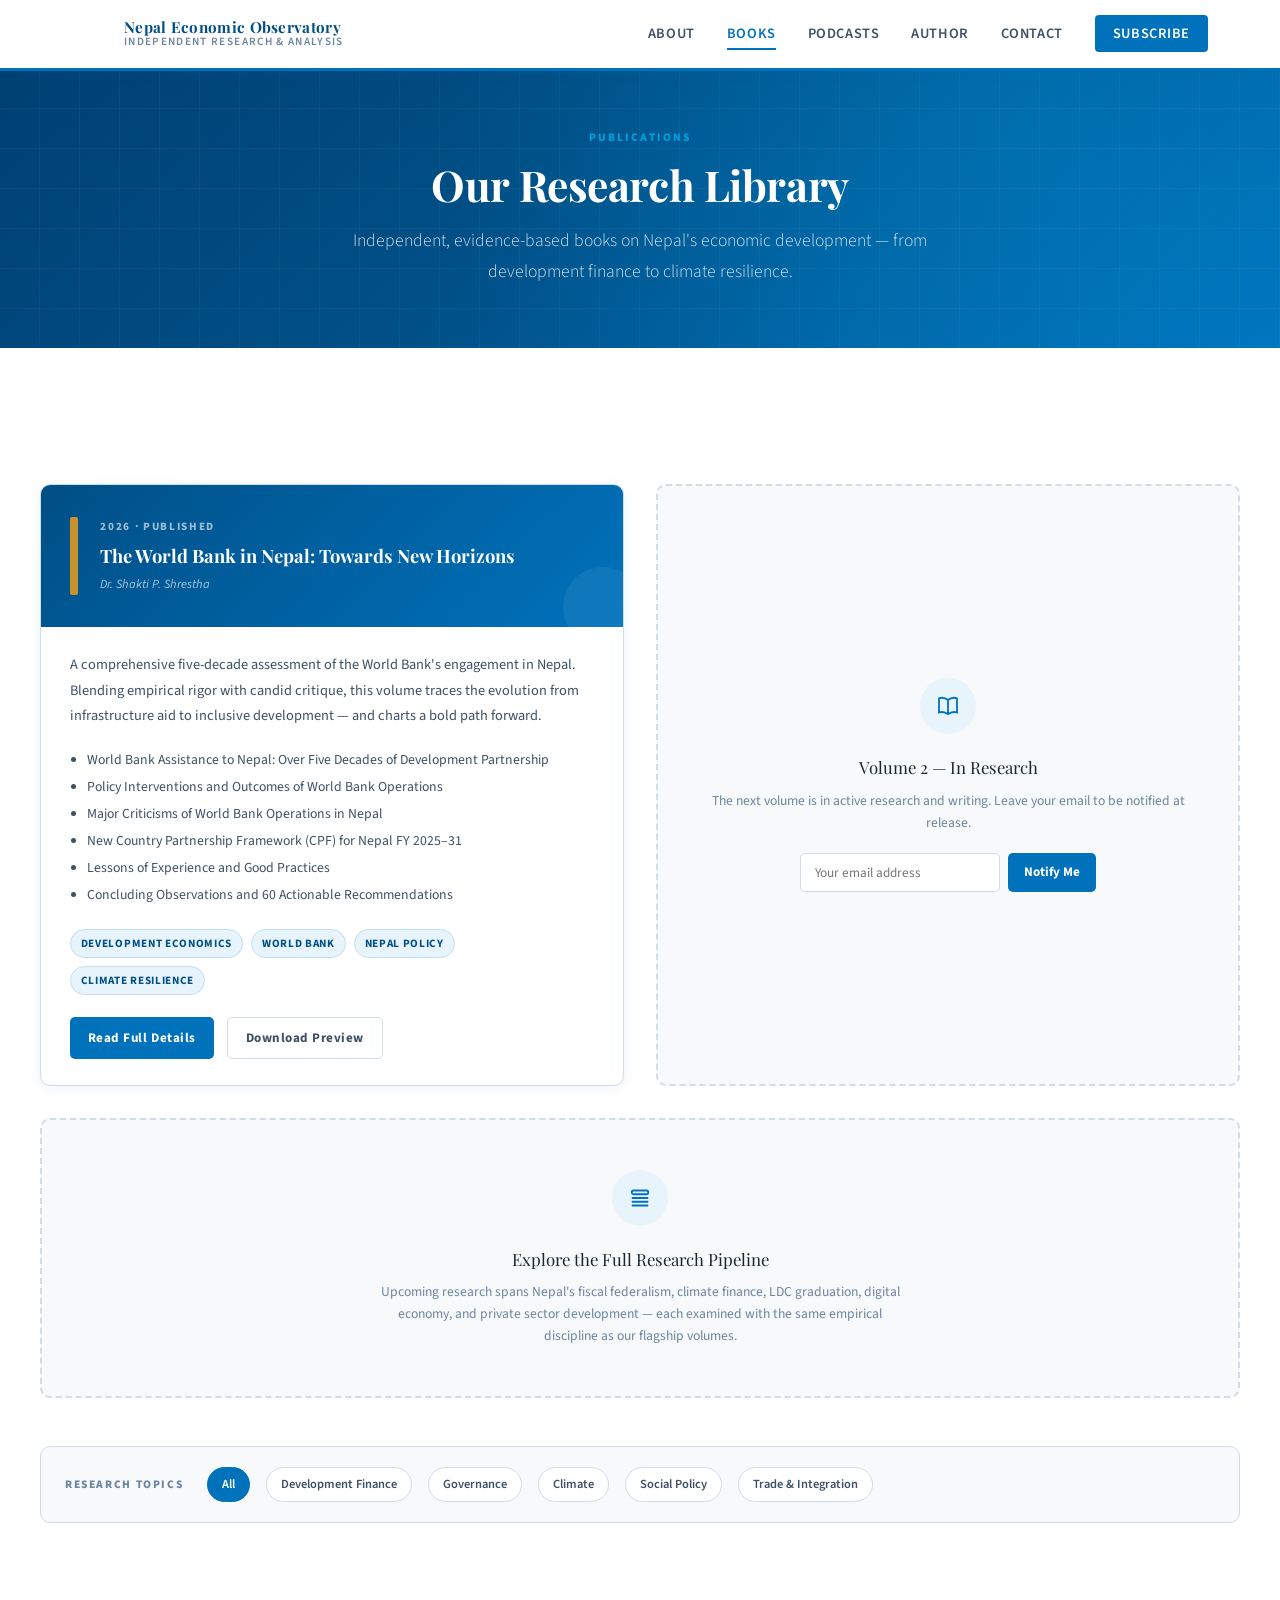
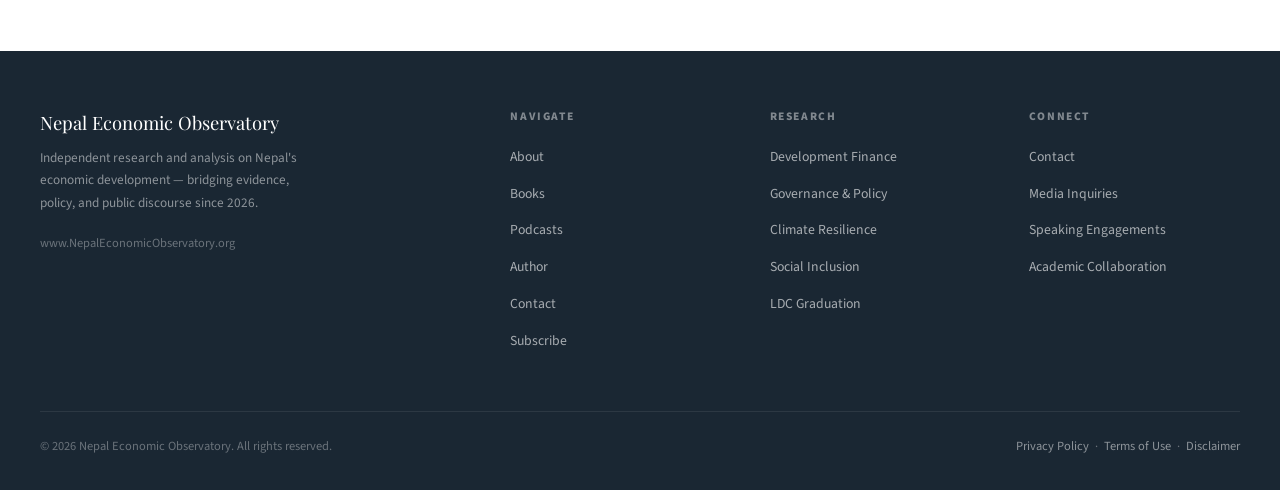
<file: books/index.html>
<!DOCTYPE html>
<html lang="en">
<head>
  <meta charset="UTF-8" />
  <meta name="viewport" content="width=device-width, initial-scale=1.0" />
  <meta name="description" content="Publications from the Nepal Economic Observatory — independent books on Nepal's development finance, governance, and climate resilience." />
  <meta property="og:title" content="Our Research Library" />
  <meta property="og:description" content="Evidence-based volumes on Nepal's economic development, including The World Bank in Nepal: Towards New Horizons." />
  <title>Books — Nepal Economic Observatory</title>
  <link rel="icon" href="data:image/svg+xml,%3Csvg xmlns='http://www.w3.org/2000/svg' viewBox='0 0 32 32'%3E%3Ccircle cx='16' cy='16' r='15' fill='%230072BC'/%3E%3Ccircle cx='16' cy='16' r='11' fill='none' stroke='white' stroke-width='1.4'/%3E%3Cellipse cx='16' cy='16' rx='5' ry='11' fill='none' stroke='white' stroke-width='1.1'/%3E%3Cline x1='3' y1='16' x2='29' y2='16' stroke='white' stroke-width='1.1'/%3E%3C/svg%3E" />
  <link rel="preconnect" href="https://fonts.googleapis.com" />
  <link rel="preconnect" href="https://fonts.gstatic.com" crossorigin />
  <link href="https://fonts.googleapis.com/css2?family=Playfair+Display:wght@400;600;700&family=Source+Sans+3:wght@300;400;600;700&family=Libre+Baskerville:ital,wght@0,400;0,700;1,400&display=swap" rel="stylesheet" />
  <link rel="stylesheet" href="../css/styles.css" />
  <script src="../js/main.js" defer></script>
</head>
<body>

<nav aria-label="Main navigation">
  <div class="nav-inner">
    <a href="../index.html" class="nav-logo">
      <div class="nav-logo-emblem">
        <svg viewBox="0 0 28 28" fill="none" xmlns="http://www.w3.org/2000/svg" aria-hidden="true">
          <circle cx="14" cy="14" r="12" stroke="white" stroke-width="1.5"/>
          <ellipse cx="14" cy="14" rx="6" ry="12" stroke="white" stroke-width="1.2"/>
          <line x1="2" y1="14" x2="26" y2="14" stroke="white" stroke-width="1.2"/>
          <path d="M5 8 Q14 10 23 8" stroke="white" stroke-width="1" fill="none"/>
          <path d="M5 20 Q14 18 23 20" stroke="white" stroke-width="1" fill="none"/>
        </svg>
      </div>
      <div class="nav-logo-text">
        <div class="top">Nepal Economic Observatory</div>
        <div class="sub">Independent Research &amp; Analysis</div>
      </div>
    </a>
    <button type="button" class="nav-toggle" aria-label="Open menu" aria-expanded="false">☰</button>
    <ul class="nav-links">
      <li><a href="../about/index.html" data-nav="about">About</a></li>
      <li><a href="index.html" data-nav="books">Books</a></li>
      <li><a href="../podcasts/index.html" data-nav="podcasts">Podcasts</a></li>
      <li><a href="../author/index.html" data-nav="author">Author</a></li>
      <li><a href="../contact/index.html" data-nav="contact">Contact</a></li>
      <li><a href="../index.html#newsletter" class="nav-cta" data-nav="subscribe">Subscribe</a></li>
    </ul>
  </div>
</nav>

<main>
<section class="hero hero--page">
  <div class="hero-pattern"></div>
  <div class="hero-inner">
    <div class="hero-content">
      <span class="section-label">Publications</span>
      <h1>Our Research Library</h1>
      <p class="hero-desc">
        Independent, evidence-based books on Nepal's economic development —
        from development finance to climate resilience.
      </p>
    </div>
  </div>
</section>

<section class="page-main">
  <div class="section-inner" style="padding-top:3.5rem; padding-bottom:3rem;">
    <div class="books-grid books-page-grid">
      <article class="book-card">
        <div class="book-card-header">
          <div class="book-card-spine"></div>
          <div class="book-card-title-area">
            <div class="book-card-year">2026 · Published</div>
            <h2 class="book-card-title">The World Bank in Nepal: Towards New Horizons</h2>
            <div class="book-card-subtitle-text">Dr. Shakti P. Shrestha</div>
          </div>
        </div>
        <div class="book-card-body">
          <p class="book-card-desc">
            A comprehensive five-decade assessment of the World Bank's engagement in
            Nepal. Blending empirical rigor with candid critique, this volume traces the evolution
            from infrastructure aid to inclusive development — and charts a bold path forward.
          </p>
          <ul class="book-card-chapters">
            <li>World Bank Assistance to Nepal: Over Five Decades of Development Partnership</li>
            <li>Policy Interventions and Outcomes of World Bank Operations</li>
            <li>Major Criticisms of World Bank Operations in Nepal</li>
            <li>New Country Partnership Framework (CPF) for Nepal FY 2025–31</li>
            <li>Lessons of Experience and Good Practices</li>
            <li>Concluding Observations and 60 Actionable Recommendations</li>
          </ul>
          <div class="book-card-tags">
            <span class="tag">Development Economics</span>
            <span class="tag">World Bank</span>
            <span class="tag">Nepal Policy</span>
            <span class="tag">Climate Resilience</span>
          </div>
          <div class="book-card-actions">
            <a href="world-bank-in-nepal.html" class="btn btn-primary btn-sm">Read Full Details</a>
            <a href="#" class="btn btn-sm btn-outline-dark">Download Preview</a>
          </div>
        </div>
      </article>

      <div class="book-card-coming">
        <div class="coming-icon">
          <svg width="24" height="24" fill="none" viewBox="0 0 24 24" stroke="var(--un-blue)" stroke-width="1.8" aria-hidden="true"><path d="M12 6.042A8.967 8.967 0 0 0 6 3.75c-1.052 0-2.062.18-3 .512v14.25A8.987 8.987 0 0 1 6 18c2.305 0 4.408.867 6 2.292m0-14.25a8.966 8.966 0 0 1 6-2.292c1.052 0 2.062.18 3 .512v14.25A8.987 8.987 0 0 0 18 18a8.967 8.967 0 0 0-6 2.292m0-14.25v14.25"/></svg>
        </div>
        <div class="coming-title">Volume 2 — In Research</div>
        <p class="coming-desc">
          The next volume is in active research and writing. Leave your email to be notified at release.
        </p>
        <form class="notify-form" action="#" method="post">
          <label class="sr-only" for="notify-v2-email">Email for Volume 2 notification</label>
          <input id="notify-v2-email" name="email" type="email" autocomplete="email" placeholder="Your email address" />
          <button type="submit">Notify Me</button>
        </form>
      </div>

      <div class="book-card-coming book-card-coming-full" style="grid-column: 1 / -1;">
        <div class="coming-icon">
          <svg width="24" height="24" fill="none" viewBox="0 0 24 24" stroke="var(--un-blue)" stroke-width="1.8" aria-hidden="true"><path d="M3.75 12h16.5m-16.5 3.75h16.5M3.75 19.5h16.5M5.625 4.5h12.75a1.875 1.875 0 0 1 0 3.75H5.625a1.875 1.875 0 0 1 0-3.75Z"/></svg>
        </div>
        <div class="coming-title">Explore the Full Research Pipeline</div>
        <p class="coming-desc" style="max-width:520px;">
          Upcoming research spans Nepal's fiscal federalism, climate finance, LDC graduation, digital economy,
          and private sector development — each examined with the same empirical discipline as our flagship volumes.
        </p>
      </div>
    </div>

    <div class="research-topics-bar" role="group" aria-label="Research topic filters (display only)">
      <span class="research-topics-label">Research Topics</span>
      <span class="topic-pill is-active">All</span>
      <span class="topic-pill">Development Finance</span>
      <span class="topic-pill">Governance</span>
      <span class="topic-pill">Climate</span>
      <span class="topic-pill">Social Policy</span>
      <span class="topic-pill">Trade &amp; Integration</span>
    </div>
  </div>
</section>
</main>

<footer>
  <div class="footer-inner">
    <div class="footer-grid">
      <div>
        <div class="footer-brand-name">Nepal Economic Observatory</div>
        <p class="footer-brand-desc">
          Independent research and analysis on Nepal's economic development —
          bridging evidence, policy, and public discourse since 2026.
        </p>
        <div style="font-size:0.78rem; color: rgba(255,255,255,0.35);">
          www.NepalEconomicObservatory.org
        </div>
      </div>
      <div>
        <div class="footer-col-title">Navigate</div>
        <ul class="footer-links">
          <li><a href="../about/index.html">About</a></li>
          <li><a href="index.html">Books</a></li>
          <li><a href="../podcasts/index.html">Podcasts</a></li>
          <li><a href="../author/index.html">Author</a></li>
          <li><a href="../contact/index.html">Contact</a></li>
          <li><a href="../index.html#newsletter">Subscribe</a></li>
        </ul>
      </div>
      <div>
        <div class="footer-col-title">Research</div>
        <ul class="footer-links">
          <li><a href="#">Development Finance</a></li>
          <li><a href="#">Governance &amp; Policy</a></li>
          <li><a href="#">Climate Resilience</a></li>
          <li><a href="#">Social Inclusion</a></li>
          <li><a href="#">LDC Graduation</a></li>
        </ul>
      </div>
      <div>
        <div class="footer-col-title">Connect</div>
        <ul class="footer-links">
          <li><a href="../contact/index.html">Contact</a></li>
          <li><a href="#">Media Inquiries</a></li>
          <li><a href="#">Speaking Engagements</a></li>
          <li><a href="#">Academic Collaboration</a></li>
        </ul>
      </div>
    </div>
    <hr class="footer-divider" />
    <div class="footer-bottom">
      <span>© 2026 Nepal Economic Observatory. All rights reserved.</span>
      <span>
        <a href="#">Privacy Policy</a> &nbsp;·&nbsp;
        <a href="#">Terms of Use</a> &nbsp;·&nbsp;
        <a href="#">Disclaimer</a>
      </span>
    </div>
  </div>
</footer>

<button type="button" class="back-to-top" aria-label="Back to top">↑</button>

<script>
(function () {
  var p = (window.location.pathname || '').replace(/\\/g, '/').toLowerCase();
  var keys = { about: /\/about(\/|$)/, books: /\/books(\/|$)/, podcasts: /\/podcasts(\/|$)/, author: /\/author(\/|$)/, contact: /\/contact(\/|$)/ };
  document.querySelectorAll('.nav-links a[data-nav]').forEach(function (a) {
    var k = a.getAttribute('data-nav');
    if (!k || k === 'subscribe') return;
    if (keys[k] && keys[k].test(p)) a.classList.add('active');
  });
})();
</script>
</body>
</html>
</file>
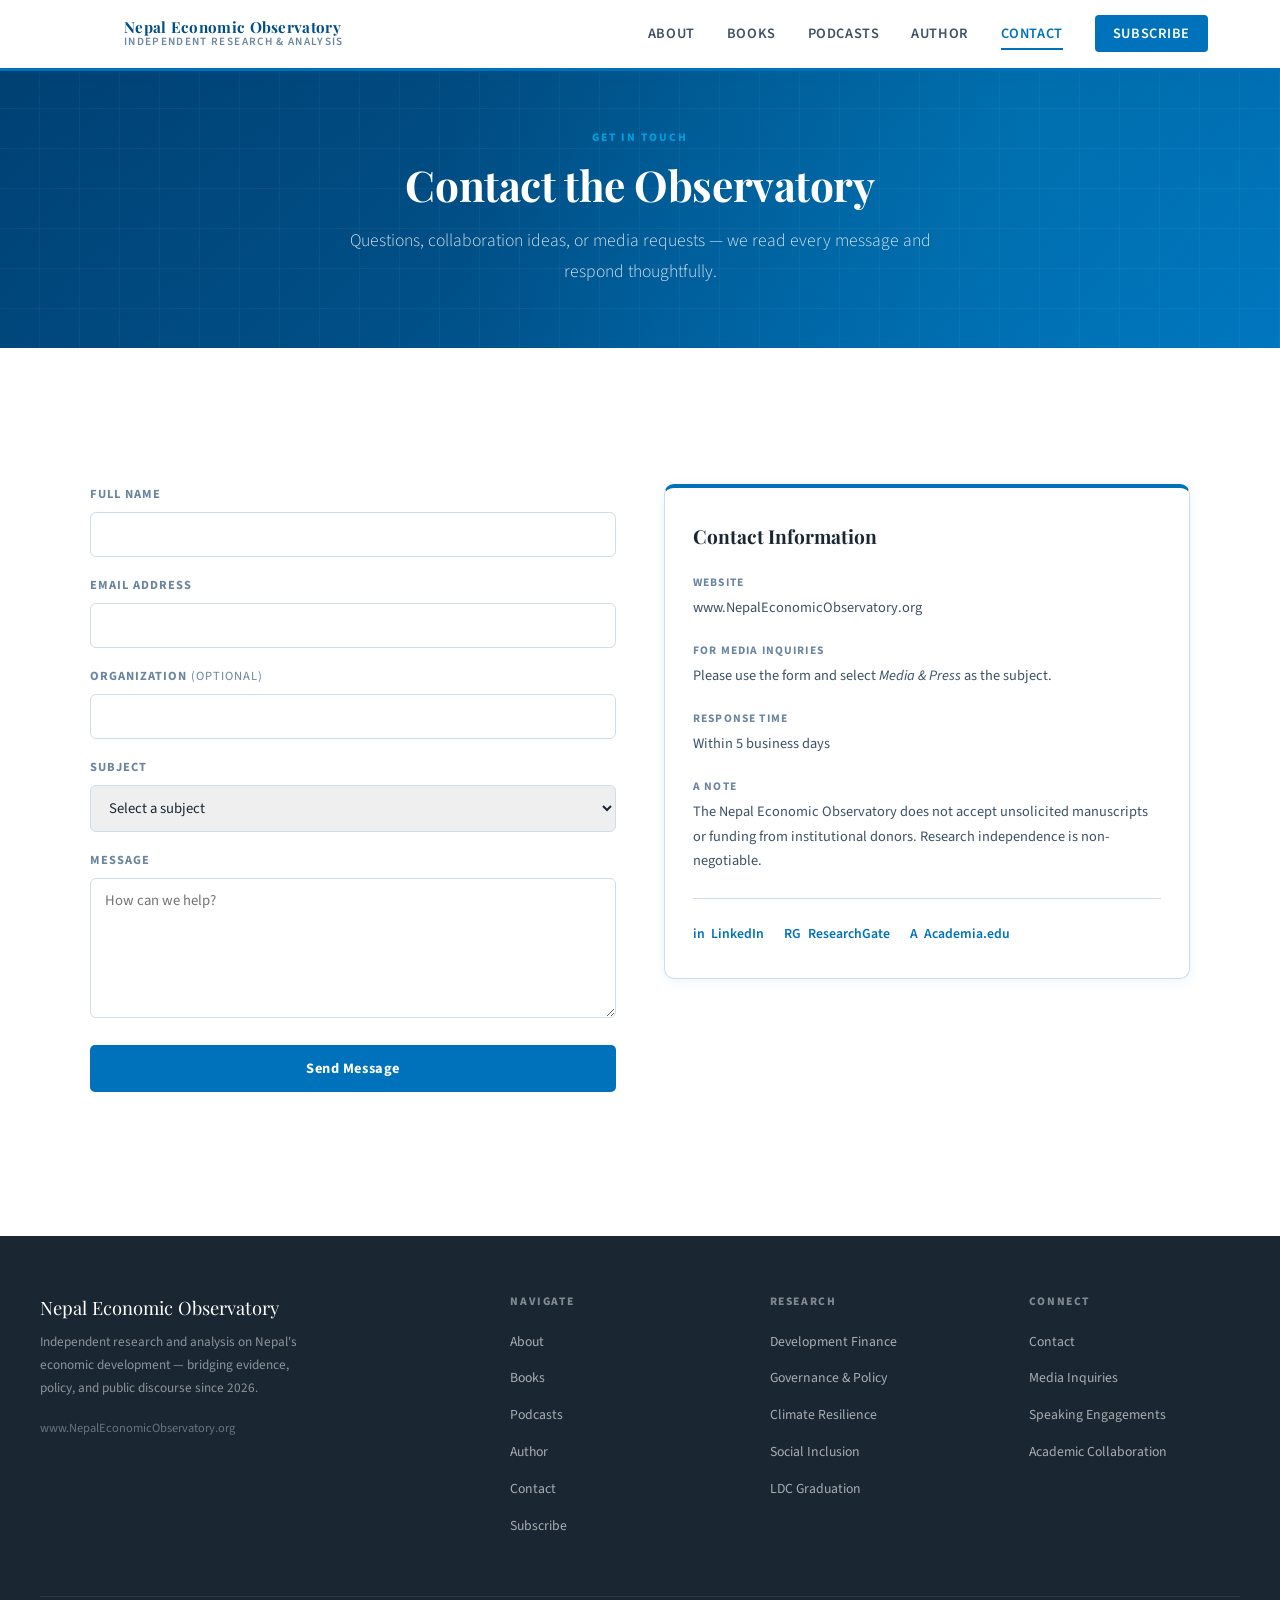
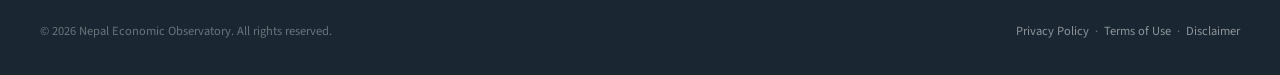
<file: contact/index.html>
<!DOCTYPE html>
<html lang="en">
<head>
  <meta charset="UTF-8" />
  <meta name="viewport" content="width=device-width, initial-scale=1.0" />
  <meta name="description" content="Contact the Nepal Economic Observatory — general inquiries, media, academic collaboration, and speaking engagements." />
  <meta property="og:title" content="Contact the Observatory" />
  <meta property="og:description" content="Reach the Nepal Economic Observatory. We respond within five business days. Independent research; no unsolicited manuscripts or institutional funding." />
  <title>Contact — Nepal Economic Observatory</title>
  <link rel="icon" href="data:image/svg+xml,%3Csvg xmlns='http://www.w3.org/2000/svg' viewBox='0 0 32 32'%3E%3Ccircle cx='16' cy='16' r='15' fill='%230072BC'/%3E%3Ccircle cx='16' cy='16' r='11' fill='none' stroke='white' stroke-width='1.4'/%3E%3Cellipse cx='16' cy='16' rx='5' ry='11' fill='none' stroke='white' stroke-width='1.1'/%3E%3Cline x1='3' y1='16' x2='29' y2='16' stroke='white' stroke-width='1.1'/%3E%3C/svg%3E" />
  <link rel="preconnect" href="https://fonts.googleapis.com" />
  <link rel="preconnect" href="https://fonts.gstatic.com" crossorigin />
  <link href="https://fonts.googleapis.com/css2?family=Playfair+Display:wght@400;600;700&family=Source+Sans+3:wght@300;400;600;700&family=Libre+Baskerville:ital,wght@0,400;0,700;1,400&display=swap" rel="stylesheet" />
  <link rel="stylesheet" href="../css/styles.css" />
  <script src="../js/main.js" defer></script>
</head>
<body>

<nav aria-label="Main navigation">
  <div class="nav-inner">
    <a href="../index.html" class="nav-logo">
      <div class="nav-logo-emblem">
        <svg viewBox="0 0 28 28" fill="none" xmlns="http://www.w3.org/2000/svg" aria-hidden="true">
          <circle cx="14" cy="14" r="12" stroke="white" stroke-width="1.5"/>
          <ellipse cx="14" cy="14" rx="6" ry="12" stroke="white" stroke-width="1.2"/>
          <line x1="2" y1="14" x2="26" y2="14" stroke="white" stroke-width="1.2"/>
          <path d="M5 8 Q14 10 23 8" stroke="white" stroke-width="1" fill="none"/>
          <path d="M5 20 Q14 18 23 20" stroke="white" stroke-width="1" fill="none"/>
        </svg>
      </div>
      <div class="nav-logo-text">
        <div class="top">Nepal Economic Observatory</div>
        <div class="sub">Independent Research &amp; Analysis</div>
      </div>
    </a>
    <button type="button" class="nav-toggle" aria-label="Open menu" aria-expanded="false">☰</button>
    <ul class="nav-links">
      <li><a href="../about/index.html" data-nav="about">About</a></li>
      <li><a href="../books/index.html" data-nav="books">Books</a></li>
      <li><a href="../podcasts/index.html" data-nav="podcasts">Podcasts</a></li>
      <li><a href="../author/index.html" data-nav="author">Author</a></li>
      <li><a href="index.html" data-nav="contact">Contact</a></li>
      <li><a href="../index.html#newsletter" class="nav-cta" data-nav="subscribe">Subscribe</a></li>
    </ul>
  </div>
</nav>

<main>
<section class="hero hero--page">
  <div class="hero-pattern"></div>
  <div class="hero-inner">
    <div class="hero-content">
      <span class="section-label">Get in Touch</span>
      <h1>Contact the Observatory</h1>
      <p class="hero-desc">
        Questions, collaboration ideas, or media requests — we read every message and respond thoughtfully.
      </p>
    </div>
  </div>
</section>

<section class="page-main">
  <div class="section-inner" style="padding-top:3.5rem;">
    <div class="contact-layout">
      <div class="contact-form-panel">
        <form id="contact-form" action="#" method="post">
          <div class="form-group">
            <label for="contact-name">Full Name</label>
            <input id="contact-name" name="name" type="text" autocomplete="name" required />
          </div>
          <div class="form-group">
            <label for="contact-email">Email Address</label>
            <input id="contact-email" name="email" type="email" autocomplete="email" required />
          </div>
          <div class="form-group">
            <label for="contact-org">Organization <span style="font-weight:400; color:var(--text-light);">(optional)</span></label>
            <input id="contact-org" name="organization" type="text" autocomplete="organization" />
          </div>
          <div class="form-group">
            <label for="contact-subject">Subject</label>
            <select id="contact-subject" name="subject" required>
              <option value="">Select a subject</option>
              <option>General Inquiry</option>
              <option>Media &amp; Press</option>
              <option>Academic Collaboration</option>
              <option>Speaking Engagement</option>
              <option>Book Feedback</option>
              <option>Other</option>
            </select>
          </div>
          <div class="form-group">
            <label for="contact-message">Message</label>
            <textarea id="contact-message" name="message" required placeholder="How can we help?"></textarea>
          </div>
          <button type="submit" class="btn btn-primary btn-block">Send Message</button>
        </form>

        <div id="contact-thankyou" class="contact-thankyou" role="status">
          <div class="check-icon" aria-hidden="true">✓</div>
          <p>Thank you — your message has been received. We'll respond within 5 business days.</p>
        </div>
      </div>

      <aside class="contact-info-card" aria-label="Contact information">
        <h2>Contact Information</h2>
        <div class="contact-info-block">
          <strong>Website</strong>
          www.NepalEconomicObservatory.org
        </div>
        <div class="contact-info-block">
          <strong>For media inquiries</strong>
          Please use the form and select <em>Media &amp; Press</em> as the subject.
        </div>
        <div class="contact-info-block">
          <strong>Response time</strong>
          Within 5 business days
        </div>
        <div class="contact-info-block">
          <strong>A note</strong>
          The Nepal Economic Observatory does not accept unsolicited manuscripts
          or funding from institutional donors. Research independence is non-negotiable.
        </div>
        <div class="social-links-row">
          <a href="#"><span aria-hidden="true">in</span> LinkedIn</a>
          <a href="#"><span aria-hidden="true">RG</span> ResearchGate</a>
          <a href="#"><span aria-hidden="true">A</span> Academia.edu</a>
        </div>
      </aside>
    </div>
  </div>
</section>
</main>

<footer>
  <div class="footer-inner">
    <div class="footer-grid">
      <div>
        <div class="footer-brand-name">Nepal Economic Observatory</div>
        <p class="footer-brand-desc">
          Independent research and analysis on Nepal's economic development —
          bridging evidence, policy, and public discourse since 2026.
        </p>
        <div style="font-size:0.78rem; color: rgba(255,255,255,0.35);">
          www.NepalEconomicObservatory.org
        </div>
      </div>
      <div>
        <div class="footer-col-title">Navigate</div>
        <ul class="footer-links">
          <li><a href="../about/index.html">About</a></li>
          <li><a href="../books/index.html">Books</a></li>
          <li><a href="../podcasts/index.html">Podcasts</a></li>
          <li><a href="../author/index.html">Author</a></li>
          <li><a href="index.html">Contact</a></li>
          <li><a href="../index.html#newsletter">Subscribe</a></li>
        </ul>
      </div>
      <div>
        <div class="footer-col-title">Research</div>
        <ul class="footer-links">
          <li><a href="#">Development Finance</a></li>
          <li><a href="#">Governance &amp; Policy</a></li>
          <li><a href="#">Climate Resilience</a></li>
          <li><a href="#">Social Inclusion</a></li>
          <li><a href="#">LDC Graduation</a></li>
        </ul>
      </div>
      <div>
        <div class="footer-col-title">Connect</div>
        <ul class="footer-links">
          <li><a href="index.html">Contact</a></li>
          <li><a href="#">Media Inquiries</a></li>
          <li><a href="#">Speaking Engagements</a></li>
          <li><a href="#">Academic Collaboration</a></li>
        </ul>
      </div>
    </div>
    <hr class="footer-divider" />
    <div class="footer-bottom">
      <span>© 2026 Nepal Economic Observatory. All rights reserved.</span>
      <span>
        <a href="#">Privacy Policy</a> &nbsp;·&nbsp;
        <a href="#">Terms of Use</a> &nbsp;·&nbsp;
        <a href="#">Disclaimer</a>
      </span>
    </div>
  </div>
</footer>

<button type="button" class="back-to-top" aria-label="Back to top">↑</button>

<script>
(function () {
  var p = (window.location.pathname || '').replace(/\\/g, '/').toLowerCase();
  var keys = { about: /\/about(\/|$)/, books: /\/books(\/|$)/, podcasts: /\/podcasts(\/|$)/, author: /\/author(\/|$)/, contact: /\/contact(\/|$)/ };
  document.querySelectorAll('.nav-links a[data-nav]').forEach(function (a) {
    var k = a.getAttribute('data-nav');
    if (!k || k === 'subscribe') return;
    if (keys[k] && keys[k].test(p)) a.classList.add('active');
  });
})();
</script>
</body>
</html>
</file>
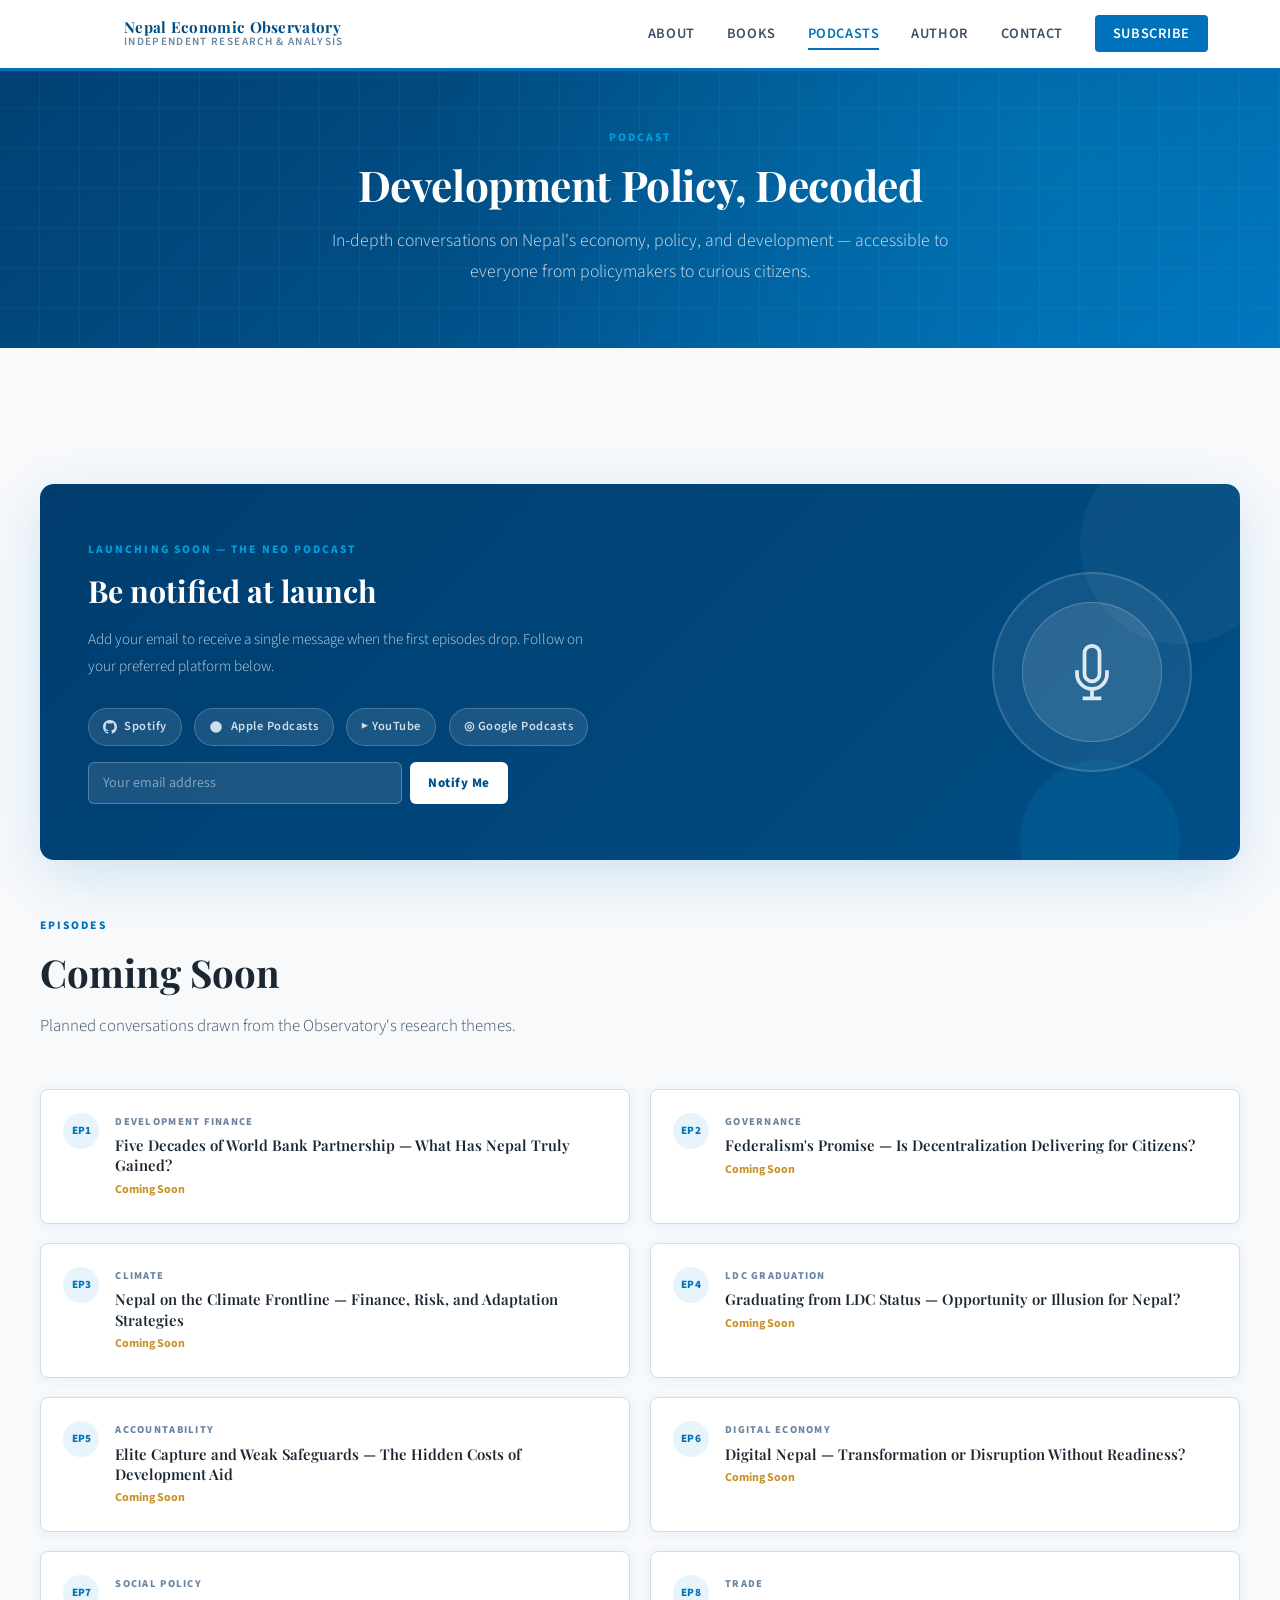
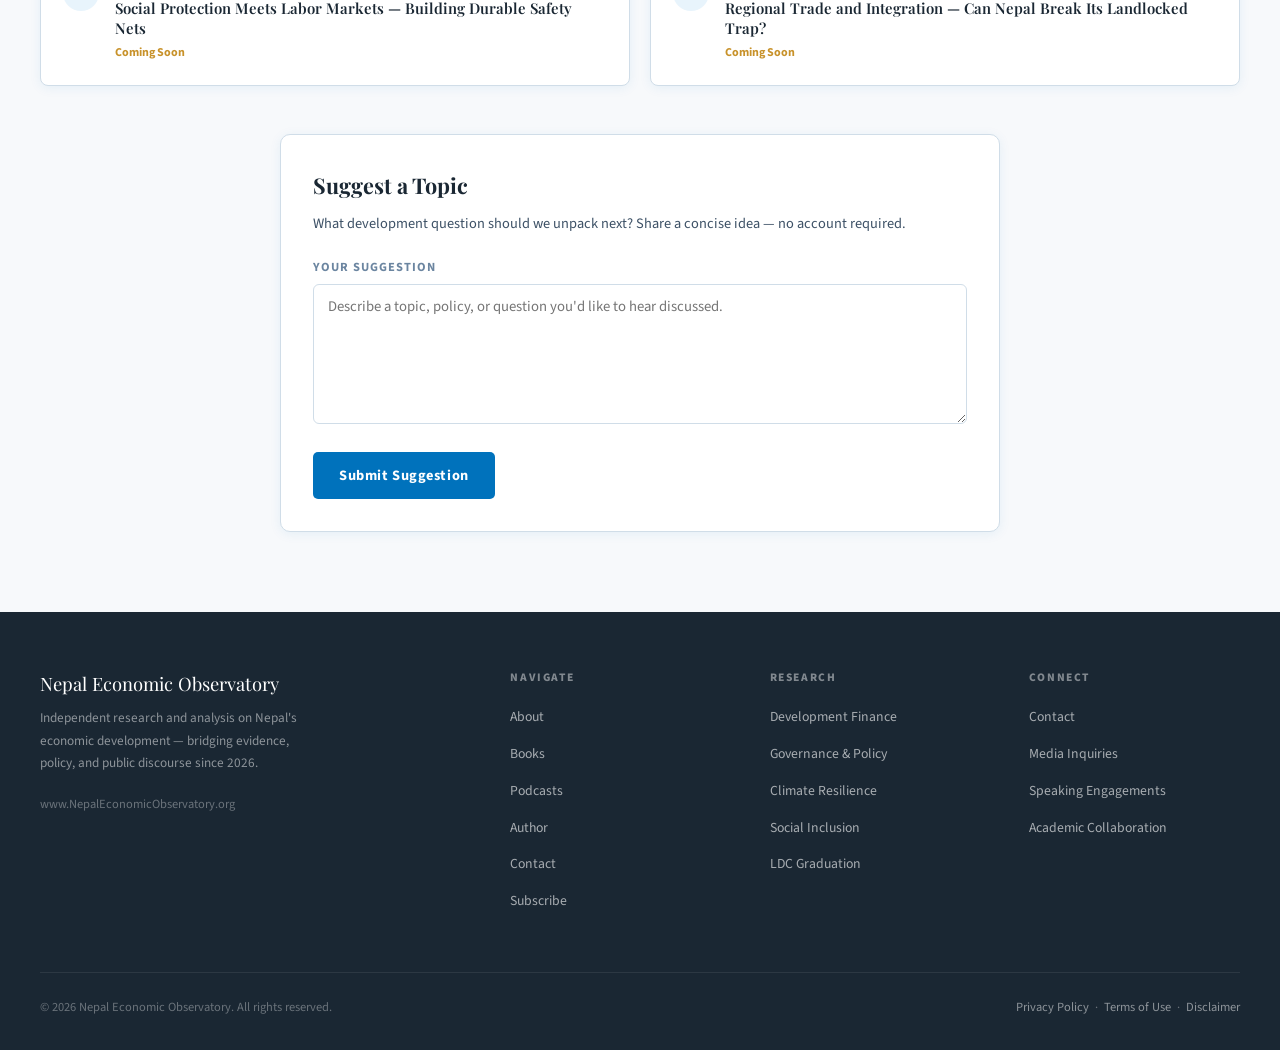
<file: podcasts/index.html>
<!DOCTYPE html>
<html lang="en">
<head>
  <meta charset="UTF-8" />
  <meta name="viewport" content="width=device-width, initial-scale=1.0" />
  <meta name="description" content="The NEO Podcast — development policy conversations on Nepal's economy, launching soon on major platforms." />
  <meta property="og:title" content="NEO Podcast — Development Policy, Decoded" />
  <meta property="og:description" content="In-depth conversations on Nepal's economy, policy, and development — for policymakers and curious citizens alike." />
  <title>Podcasts — Nepal Economic Observatory</title>
  <link rel="icon" href="data:image/svg+xml,%3Csvg xmlns='http://www.w3.org/2000/svg' viewBox='0 0 32 32'%3E%3Ccircle cx='16' cy='16' r='15' fill='%230072BC'/%3E%3Ccircle cx='16' cy='16' r='11' fill='none' stroke='white' stroke-width='1.4'/%3E%3Cellipse cx='16' cy='16' rx='5' ry='11' fill='none' stroke='white' stroke-width='1.1'/%3E%3Cline x1='3' y1='16' x2='29' y2='16' stroke='white' stroke-width='1.1'/%3E%3C/svg%3E" />
  <link rel="preconnect" href="https://fonts.googleapis.com" />
  <link rel="preconnect" href="https://fonts.gstatic.com" crossorigin />
  <link href="https://fonts.googleapis.com/css2?family=Playfair+Display:wght@400;600;700&family=Source+Sans+3:wght@300;400;600;700&family=Libre+Baskerville:ital,wght@0,400;0,700;1,400&display=swap" rel="stylesheet" />
  <link rel="stylesheet" href="../css/styles.css" />
  <script src="../js/main.js" defer></script>
</head>
<body>

<nav aria-label="Main navigation">
  <div class="nav-inner">
    <a href="../index.html" class="nav-logo">
      <div class="nav-logo-emblem">
        <svg viewBox="0 0 28 28" fill="none" xmlns="http://www.w3.org/2000/svg" aria-hidden="true">
          <circle cx="14" cy="14" r="12" stroke="white" stroke-width="1.5"/>
          <ellipse cx="14" cy="14" rx="6" ry="12" stroke="white" stroke-width="1.2"/>
          <line x1="2" y1="14" x2="26" y2="14" stroke="white" stroke-width="1.2"/>
          <path d="M5 8 Q14 10 23 8" stroke="white" stroke-width="1" fill="none"/>
          <path d="M5 20 Q14 18 23 20" stroke="white" stroke-width="1" fill="none"/>
        </svg>
      </div>
      <div class="nav-logo-text">
        <div class="top">Nepal Economic Observatory</div>
        <div class="sub">Independent Research &amp; Analysis</div>
      </div>
    </a>
    <button type="button" class="nav-toggle" aria-label="Open menu" aria-expanded="false">☰</button>
    <ul class="nav-links">
      <li><a href="../about/index.html" data-nav="about">About</a></li>
      <li><a href="../books/index.html" data-nav="books">Books</a></li>
      <li><a href="index.html" data-nav="podcasts">Podcasts</a></li>
      <li><a href="../author/index.html" data-nav="author">Author</a></li>
      <li><a href="../contact/index.html" data-nav="contact">Contact</a></li>
      <li><a href="../index.html#newsletter" class="nav-cta" data-nav="subscribe">Subscribe</a></li>
    </ul>
  </div>
</nav>

<main>
<section class="hero hero--page">
  <div class="hero-pattern"></div>
  <div class="hero-inner">
    <div class="hero-content">
      <span class="section-label">Podcast</span>
      <h1>Development Policy, Decoded</h1>
      <p class="hero-desc">
        In-depth conversations on Nepal's economy, policy, and development —
        accessible to everyone from policymakers to curious citizens.
      </p>
    </div>
  </div>
</section>

<section class="page-main page-main--muted">
  <div class="section-inner" style="padding-top:3.5rem;">

    <div class="podcast-coming-banner" style="margin-bottom:0;">
      <div>
        <div class="podcast-label">Launching Soon — The NEO Podcast</div>
        <h2 class="podcast-banner-title">Be notified at launch</h2>
        <p class="podcast-banner-desc">
          Add your email to receive a single message when the first episodes drop. Follow on your preferred platform below.
        </p>
        <div class="podcast-platforms">
          <span class="platform-badge">
            <svg width="14" height="14" fill="currentColor" viewBox="0 0 24 24" aria-hidden="true"><path d="M12 0C5.374 0 0 5.373 0 12c0 5.303 3.438 9.8 8.207 11.387.599.111.793-.261.793-.577v-2.234c-3.338.726-4.033-1.416-4.033-1.416-.546-1.387-1.333-1.756-1.333-1.756-1.089-.745.083-.729.083-.729 1.205.084 1.839 1.237 1.839 1.237 1.07 1.834 2.807 1.304 3.492.997.107-.775.418-1.305.762-1.604-2.665-.305-5.467-1.334-5.467-5.931 0-1.311.469-2.381 1.236-3.221-.124-.303-.535-1.524.117-3.176 0 0 1.008-.322 3.301 1.23A11.509 11.509 0 0 1 12 5.803c1.02.005 2.047.138 3.006.404 2.291-1.552 3.297-1.23 3.297-1.23.653 1.653.242 2.874.118 3.176.77.84 1.235 1.911 1.235 3.221 0 4.609-2.807 5.624-5.479 5.921.43.372.823 1.102.823 2.222v3.293c0 .319.192.694.801.576C20.566 21.797 24 17.3 24 12c0-6.627-5.373-12-12-12z"/></svg>
            Spotify
          </span>
          <span class="platform-badge">
            <svg width="14" height="14" fill="currentColor" viewBox="0 0 24 24" aria-hidden="true"><circle cx="12" cy="12" r="10"/></svg>
            Apple Podcasts
          </span>
          <span class="platform-badge">▶ YouTube</span>
          <span class="platform-badge">◎ Google Podcasts</span>
        </div>
        <form class="podcast-banner-form podcast-launch-notify" action="#" method="post">
          <label class="sr-only" for="podcast-launch-email">Email for launch notification</label>
          <input id="podcast-launch-email" name="email" type="email" autocomplete="email" placeholder="Your email address" />
          <button type="submit">Notify Me</button>
        </form>
      </div>
      <div class="podcast-visual">
        <div class="podcast-visual-inner">
          <svg viewBox="0 0 24 24" fill="none" stroke="currentColor" stroke-width="1.5" aria-hidden="true">
            <path d="M12 18.75a6 6 0 0 0 6-6v-1.5m-6 7.5a6 6 0 0 1-6-6v-1.5m6 7.5v3.75m-3.75 0h7.5M12 15.75a3 3 0 0 1-3-3V4.5a3 3 0 1 1 6 0v8.25a3 3 0 0 1-3 3z"/>
          </svg>
        </div>
      </div>
    </div>

    <span class="section-label" style="margin-top:3.5rem;">Episodes</span>
    <h2 class="section-title">Coming Soon</h2>
    <p class="section-subtitle">Planned conversations drawn from the Observatory's research themes.</p>

    <div class="episode-list">
      <div class="episode-card">
        <div class="episode-num">EP1</div>
        <div class="episode-info">
          <div class="episode-tag">Development Finance</div>
          <div class="episode-title">Five Decades of World Bank Partnership — What Has Nepal Truly Gained?</div>
          <div class="episode-coming">Coming Soon</div>
        </div>
      </div>
      <div class="episode-card">
        <div class="episode-num">EP2</div>
        <div class="episode-info">
          <div class="episode-tag">Governance</div>
          <div class="episode-title">Federalism's Promise — Is Decentralization Delivering for Citizens?</div>
          <div class="episode-coming">Coming Soon</div>
        </div>
      </div>
      <div class="episode-card">
        <div class="episode-num">EP3</div>
        <div class="episode-info">
          <div class="episode-tag">Climate</div>
          <div class="episode-title">Nepal on the Climate Frontline — Finance, Risk, and Adaptation Strategies</div>
          <div class="episode-coming">Coming Soon</div>
        </div>
      </div>
      <div class="episode-card">
        <div class="episode-num">EP4</div>
        <div class="episode-info">
          <div class="episode-tag">LDC Graduation</div>
          <div class="episode-title">Graduating from LDC Status — Opportunity or Illusion for Nepal?</div>
          <div class="episode-coming">Coming Soon</div>
        </div>
      </div>
      <div class="episode-card">
        <div class="episode-num">EP5</div>
        <div class="episode-info">
          <div class="episode-tag">Accountability</div>
          <div class="episode-title">Elite Capture and Weak Safeguards — The Hidden Costs of Development Aid</div>
          <div class="episode-coming">Coming Soon</div>
        </div>
      </div>
      <div class="episode-card">
        <div class="episode-num">EP6</div>
        <div class="episode-info">
          <div class="episode-tag">Digital Economy</div>
          <div class="episode-title">Digital Nepal — Transformation or Disruption Without Readiness?</div>
          <div class="episode-coming">Coming Soon</div>
        </div>
      </div>
      <div class="episode-card">
        <div class="episode-num">EP7</div>
        <div class="episode-info">
          <div class="episode-tag">Social Policy</div>
          <div class="episode-title">Social Protection Meets Labor Markets — Building Durable Safety Nets</div>
          <div class="episode-coming">Coming Soon</div>
        </div>
      </div>
      <div class="episode-card">
        <div class="episode-num">EP8</div>
        <div class="episode-info">
          <div class="episode-tag">Trade</div>
          <div class="episode-title">Regional Trade and Integration — Can Nepal Break Its Landlocked Trap?</div>
          <div class="episode-coming">Coming Soon</div>
        </div>
      </div>
    </div>

    <div class="suggest-topic-box">
      <h2>Suggest a Topic</h2>
      <p>What development question should we unpack next? Share a concise idea — no account required.</p>
      <form id="suggest-topic-form" action="#" method="post">
        <div class="form-group">
          <label for="suggest-topic-text">Your suggestion</label>
          <textarea id="suggest-topic-text" name="topic" required placeholder="Describe a topic, policy, or question you'd like to hear discussed."></textarea>
        </div>
        <button type="submit" class="btn btn-primary">Submit Suggestion</button>
      </form>
      <div id="suggest-thankyou" class="suggest-thankyou" role="status">Thank you — we read every suggestion and use them to shape future episodes.</div>
    </div>
  </div>
</section>
</main>

<footer>
  <div class="footer-inner">
    <div class="footer-grid">
      <div>
        <div class="footer-brand-name">Nepal Economic Observatory</div>
        <p class="footer-brand-desc">
          Independent research and analysis on Nepal's economic development —
          bridging evidence, policy, and public discourse since 2026.
        </p>
        <div style="font-size:0.78rem; color: rgba(255,255,255,0.35);">
          www.NepalEconomicObservatory.org
        </div>
      </div>
      <div>
        <div class="footer-col-title">Navigate</div>
        <ul class="footer-links">
          <li><a href="../about/index.html">About</a></li>
          <li><a href="../books/index.html">Books</a></li>
          <li><a href="index.html">Podcasts</a></li>
          <li><a href="../author/index.html">Author</a></li>
          <li><a href="../contact/index.html">Contact</a></li>
          <li><a href="../index.html#newsletter">Subscribe</a></li>
        </ul>
      </div>
      <div>
        <div class="footer-col-title">Research</div>
        <ul class="footer-links">
          <li><a href="#">Development Finance</a></li>
          <li><a href="#">Governance &amp; Policy</a></li>
          <li><a href="#">Climate Resilience</a></li>
          <li><a href="#">Social Inclusion</a></li>
          <li><a href="#">LDC Graduation</a></li>
        </ul>
      </div>
      <div>
        <div class="footer-col-title">Connect</div>
        <ul class="footer-links">
          <li><a href="../contact/index.html">Contact</a></li>
          <li><a href="#">Media Inquiries</a></li>
          <li><a href="#">Speaking Engagements</a></li>
          <li><a href="#">Academic Collaboration</a></li>
        </ul>
      </div>
    </div>
    <hr class="footer-divider" />
    <div class="footer-bottom">
      <span>© 2026 Nepal Economic Observatory. All rights reserved.</span>
      <span>
        <a href="#">Privacy Policy</a> &nbsp;·&nbsp;
        <a href="#">Terms of Use</a> &nbsp;·&nbsp;
        <a href="#">Disclaimer</a>
      </span>
    </div>
  </div>
</footer>

<button type="button" class="back-to-top" aria-label="Back to top">↑</button>

<script>
(function () {
  var p = (window.location.pathname || '').replace(/\\/g, '/').toLowerCase();
  var keys = { about: /\/about(\/|$)/, books: /\/books(\/|$)/, podcasts: /\/podcasts(\/|$)/, author: /\/author(\/|$)/, contact: /\/contact(\/|$)/ };
  document.querySelectorAll('.nav-links a[data-nav]').forEach(function (a) {
    var k = a.getAttribute('data-nav');
    if (!k || k === 'subscribe') return;
    if (keys[k] && keys[k].test(p)) a.classList.add('active');
  });
})();
</script>
</body>
</html>
</file>
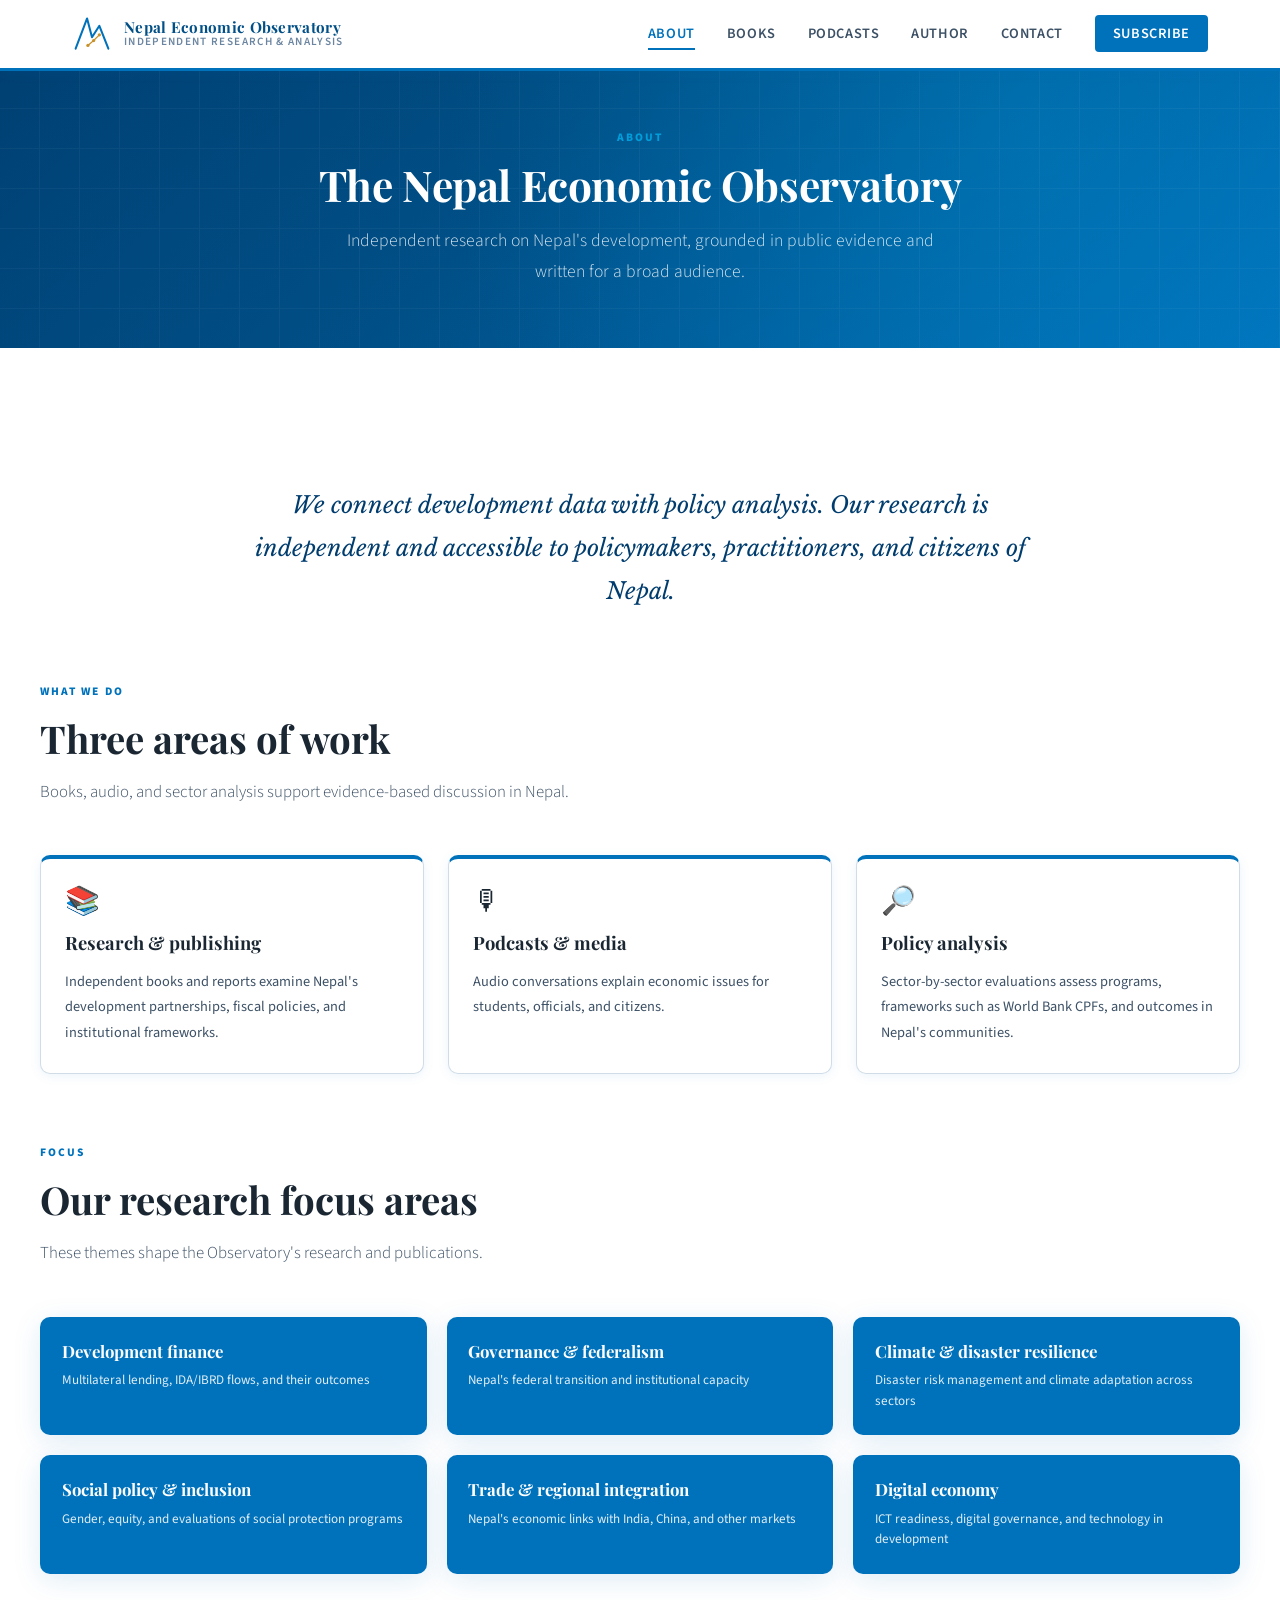
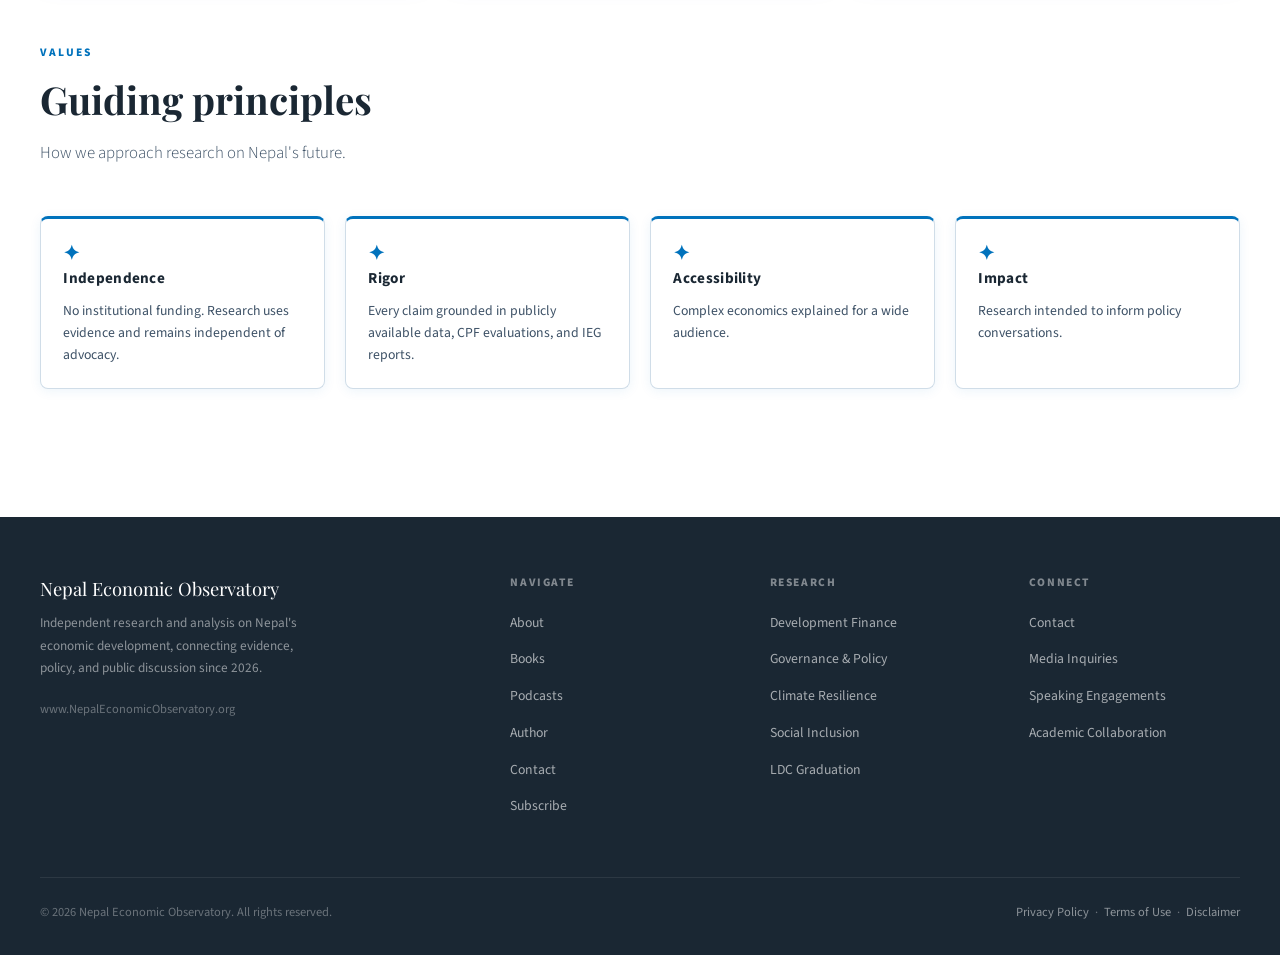
<file: about.html>
<!DOCTYPE html>
<html lang="en">
<head>
  <meta charset="UTF-8" />
  <meta name="viewport" content="width=device-width, initial-scale=1.0" />
  <meta name="description" content="Mission, research focus, and guiding principles of the Nepal Economic Observatory, an independent source of analysis on Nepal's development." />
  <meta property="og:title" content="About the Observatory" />
  <meta property="og:description" content="Independent books, podcasts, and policy analysis connecting evidence and public discussion on Nepal's economy." />
  <link rel="canonical" href="https://www.nepaleconomicobservatory.org/about.html" />
  <meta property="og:type" content="website" />
  <meta property="og:site_name" content="Nepal Economic Observatory" />
  <meta property="og:image" content="https://www.nepaleconomicobservatory.org/og-image.png" />
  <meta name="twitter:card" content="summary_large_image" />
  <meta name="twitter:site" content="@nepaleconomicobs" />
  <meta name="twitter:image" content="https://www.nepaleconomicobservatory.org/og-image.png" />
  <title>About | Nepal Economic Observatory</title>
  <link rel="icon" type="image/svg+xml" href="/images/neo-favicon.svg" />
  <link rel="apple-touch-icon" href="/images/neo-favicon.svg" />
  <link rel="preconnect" href="https://fonts.googleapis.com" />
  <link rel="preconnect" href="https://fonts.gstatic.com" crossorigin />
  <link href="https://fonts.googleapis.com/css2?family=Playfair+Display:wght@400;600;700&family=Source+Sans+3:wght@300;400;600;700&family=Libre+Baskerville:ital,wght@0,400;0,700;1,400&display=swap" rel="stylesheet" />
  <link rel="stylesheet" href="css/styles.css" />
  <script src="js/main.js" defer></script>
</head>
<body>

<nav aria-label="Main navigation">
  <div class="nav-inner">
    <a href="index.html" class="nav-logo" aria-label="Nepal Economic Observatory home">
      <div class="nav-logo-emblem">
        <svg width="36" height="36" viewBox="0 0 44 44" fill="none" xmlns="http://www.w3.org/2000/svg" aria-hidden="true">
          <polyline points="2,40 16,3 22,26 31,12 42,40" fill="none" stroke="#0072BC" stroke-width="2.5" stroke-linejoin="round" stroke-linecap="round"/>
          <polyline points="17,36 24,30 31,23" fill="none" stroke="#C8922A" stroke-width="1.5" stroke-linecap="round" stroke-linejoin="round"/>
          <circle cx="17" cy="36" r="2" fill="#C8922A"/>
          <circle cx="24" cy="30" r="2" fill="#C8922A"/>
          <circle cx="31" cy="23" r="2" fill="#C8922A"/>
        </svg>
      </div>
      <div class="nav-logo-text">
        <div class="top">Nepal Economic Observatory</div>
        <div class="sub">Independent Research &amp; Analysis</div>
      </div>
    </a>
    <button type="button" class="nav-toggle" aria-label="Open menu" aria-expanded="false">☰</button>
    <ul class="nav-links">
      <li><a href="about.html" data-nav="about">About</a></li>
      <li><a href="books.html" data-nav="books">Books</a></li>
      <li><a href="podcasts.html" data-nav="podcasts">Podcasts</a></li>
      <li><a href="author.html" data-nav="author">Author</a></li>
      <li><a href="contact.html" data-nav="contact">Contact</a></li>
      <li><a href="index.html#newsletter" class="nav-cta" data-nav="subscribe">Subscribe</a></li>
    </ul>
  </div>
</nav>

<main>
<section class="hero hero--page">
  <div class="hero-pattern"></div>
  <div class="hero-inner">
    <div class="hero-content">
      <span class="section-label">About</span>
      <h1>The Nepal Economic Observatory</h1>
      <p class="hero-desc">
        Independent research on Nepal's development, grounded in public evidence and written for a broad audience.
      </p>
    </div>
  </div>
</section>

<section class="page-main">
  <div class="section-inner" style="padding-top:3.5rem;">
    <blockquote class="mission-quote">
      We connect development data with policy analysis. Our research is independent and
      accessible to policymakers, practitioners, and citizens of Nepal.
    </blockquote>

    <span class="section-label">What we do</span>
    <h2 class="section-title">Three areas of work</h2>
    <p class="section-subtitle">
      Books, audio, and sector analysis support evidence-based discussion in Nepal.
    </p>

    <div class="what-we-do-grid">
      <div class="what-we-do-card">
        <div class="icon" aria-hidden="true">📚</div>
        <h3>Research &amp; publishing</h3>
        <p>Independent books and reports examine Nepal's development partnerships, fiscal policies, and institutional frameworks.</p>
      </div>
      <div class="what-we-do-card">
        <div class="icon" aria-hidden="true">🎙</div>
        <h3>Podcasts &amp; media</h3>
        <p>Audio conversations explain economic issues for students, officials, and citizens.</p>
      </div>
      <div class="what-we-do-card">
        <div class="icon" aria-hidden="true">🔎</div>
        <h3>Policy analysis</h3>
        <p>Sector-by-sector evaluations assess programs, frameworks such as World Bank CPFs, and outcomes in Nepal's communities.</p>
      </div>
    </div>

    <span class="section-label">Focus</span>
    <h2 class="section-title">Our research focus areas</h2>
    <p class="section-subtitle">These themes shape the Observatory's research and publications.</p>

    <div class="topic-tiles-grid">
      <div class="topic-tile">
        <h3>Development finance</h3>
        <p>Multilateral lending, IDA/IBRD flows, and their outcomes</p>
      </div>
      <div class="topic-tile">
        <h3>Governance &amp; federalism</h3>
        <p>Nepal's federal transition and institutional capacity</p>
      </div>
      <div class="topic-tile">
        <h3>Climate &amp; disaster resilience</h3>
        <p>Disaster risk management and climate adaptation across sectors</p>
      </div>
      <div class="topic-tile">
        <h3>Social policy &amp; inclusion</h3>
        <p>Gender, equity, and evaluations of social protection programs</p>
      </div>
      <div class="topic-tile">
        <h3>Trade &amp; regional integration</h3>
        <p>Nepal's economic links with India, China, and other markets</p>
      </div>
      <div class="topic-tile">
        <h3>Digital economy</h3>
        <p>ICT readiness, digital governance, and technology in development</p>
      </div>
    </div>

    <span class="section-label">Values</span>
    <h2 class="section-title">Guiding principles</h2>
    <p class="section-subtitle">How we approach research on Nepal's future.</p>

    <div class="principles-strip">
      <div class="stat-card">
        <div class="stat-number" style="font-size:1.25rem;">✦</div>
        <div class="stat-label" style="text-transform:none; letter-spacing:0.02em; font-size:0.95rem; color:var(--text-dark); font-weight:700;">Independence</div>
        <p style="font-size:0.86rem; color:var(--text-mid); margin-top:0.5rem; line-height:1.6;">No institutional funding. Research uses evidence and remains independent of advocacy.</p>
      </div>
      <div class="stat-card">
        <div class="stat-number" style="font-size:1.25rem;">✦</div>
        <div class="stat-label" style="text-transform:none; letter-spacing:0.02em; font-size:0.95rem; color:var(--text-dark); font-weight:700;">Rigor</div>
        <p style="font-size:0.86rem; color:var(--text-mid); margin-top:0.5rem; line-height:1.6;">Every claim grounded in publicly available data, CPF evaluations, and IEG reports.</p>
      </div>
      <div class="stat-card">
        <div class="stat-number" style="font-size:1.25rem;">✦</div>
        <div class="stat-label" style="text-transform:none; letter-spacing:0.02em; font-size:0.95rem; color:var(--text-dark); font-weight:700;">Accessibility</div>
        <p style="font-size:0.86rem; color:var(--text-mid); margin-top:0.5rem; line-height:1.6;">Complex economics explained for a wide audience.</p>
      </div>
      <div class="stat-card">
        <div class="stat-number" style="font-size:1.25rem;">✦</div>
        <div class="stat-label" style="text-transform:none; letter-spacing:0.02em; font-size:0.95rem; color:var(--text-dark); font-weight:700;">Impact</div>
        <p style="font-size:0.86rem; color:var(--text-mid); margin-top:0.5rem; line-height:1.6;">Research intended to inform policy conversations.</p>
      </div>
    </div>

  </div>
</section>
</main>

<footer>
  <div class="footer-inner">
    <div class="footer-grid">
      <div>
        <div class="footer-brand-name">Nepal Economic Observatory</div>
        <p class="footer-brand-desc">
          Independent research and analysis on Nepal's economic development,
          connecting evidence, policy, and public discussion since 2026.
        </p>
        <div style="font-size:0.78rem; color: rgba(255,255,255,0.35);">
          www.NepalEconomicObservatory.org
        </div>
      </div>
      <div>
        <div class="footer-col-title">Navigate</div>
        <ul class="footer-links">
          <li><a href="about.html">About</a></li>
          <li><a href="books.html">Books</a></li>
          <li><a href="podcasts.html">Podcasts</a></li>
          <li><a href="author.html">Author</a></li>
          <li><a href="contact.html">Contact</a></li>
          <li><a href="index.html#newsletter">Subscribe</a></li>
        </ul>
      </div>
      <div>
        <div class="footer-col-title">Research</div>
        <ul class="footer-links">
          <li><a href="#">Development Finance</a></li>
          <li><a href="#">Governance &amp; Policy</a></li>
          <li><a href="#">Climate Resilience</a></li>
          <li><a href="#">Social Inclusion</a></li>
          <li><a href="#">LDC Graduation</a></li>
        </ul>
      </div>
      <div>
        <div class="footer-col-title">Connect</div>
        <ul class="footer-links">
          <li><a href="contact.html">Contact</a></li>
          <li><a href="#">Media Inquiries</a></li>
          <li><a href="#">Speaking Engagements</a></li>
          <li><a href="#">Academic Collaboration</a></li>
        </ul>
      </div>
    </div>
    <hr class="footer-divider" />
    <div class="footer-bottom">
      <span>© 2026 Nepal Economic Observatory. All rights reserved.</span>
      <span>
        <a href="#">Privacy Policy</a> &nbsp;·&nbsp;
        <a href="#">Terms of Use</a> &nbsp;·&nbsp;
        <a href="#">Disclaimer</a>
      </span>
    </div>
  </div>
</footer>

<button type="button" class="back-to-top" aria-label="Back to top">↑</button>

<script>
(function () {
  var p = (window.location.pathname || '').replace(/\\/g, '/').toLowerCase();
  var keys = { about: /about\.html$/i, books: /(books|world-bank-in-nepal)\.html$/i, podcasts: /podcasts\.html$/i, author: /author\.html$/i, contact: /contact\.html$/i };
  document.querySelectorAll('.nav-links a[data-nav]').forEach(function (a) {
    var k = a.getAttribute('data-nav');
    if (!k || k === 'subscribe') return;
    if (keys[k] && keys[k].test(p)) a.classList.add('active');
  });
})();
</script>
</body>
</html>
</file>
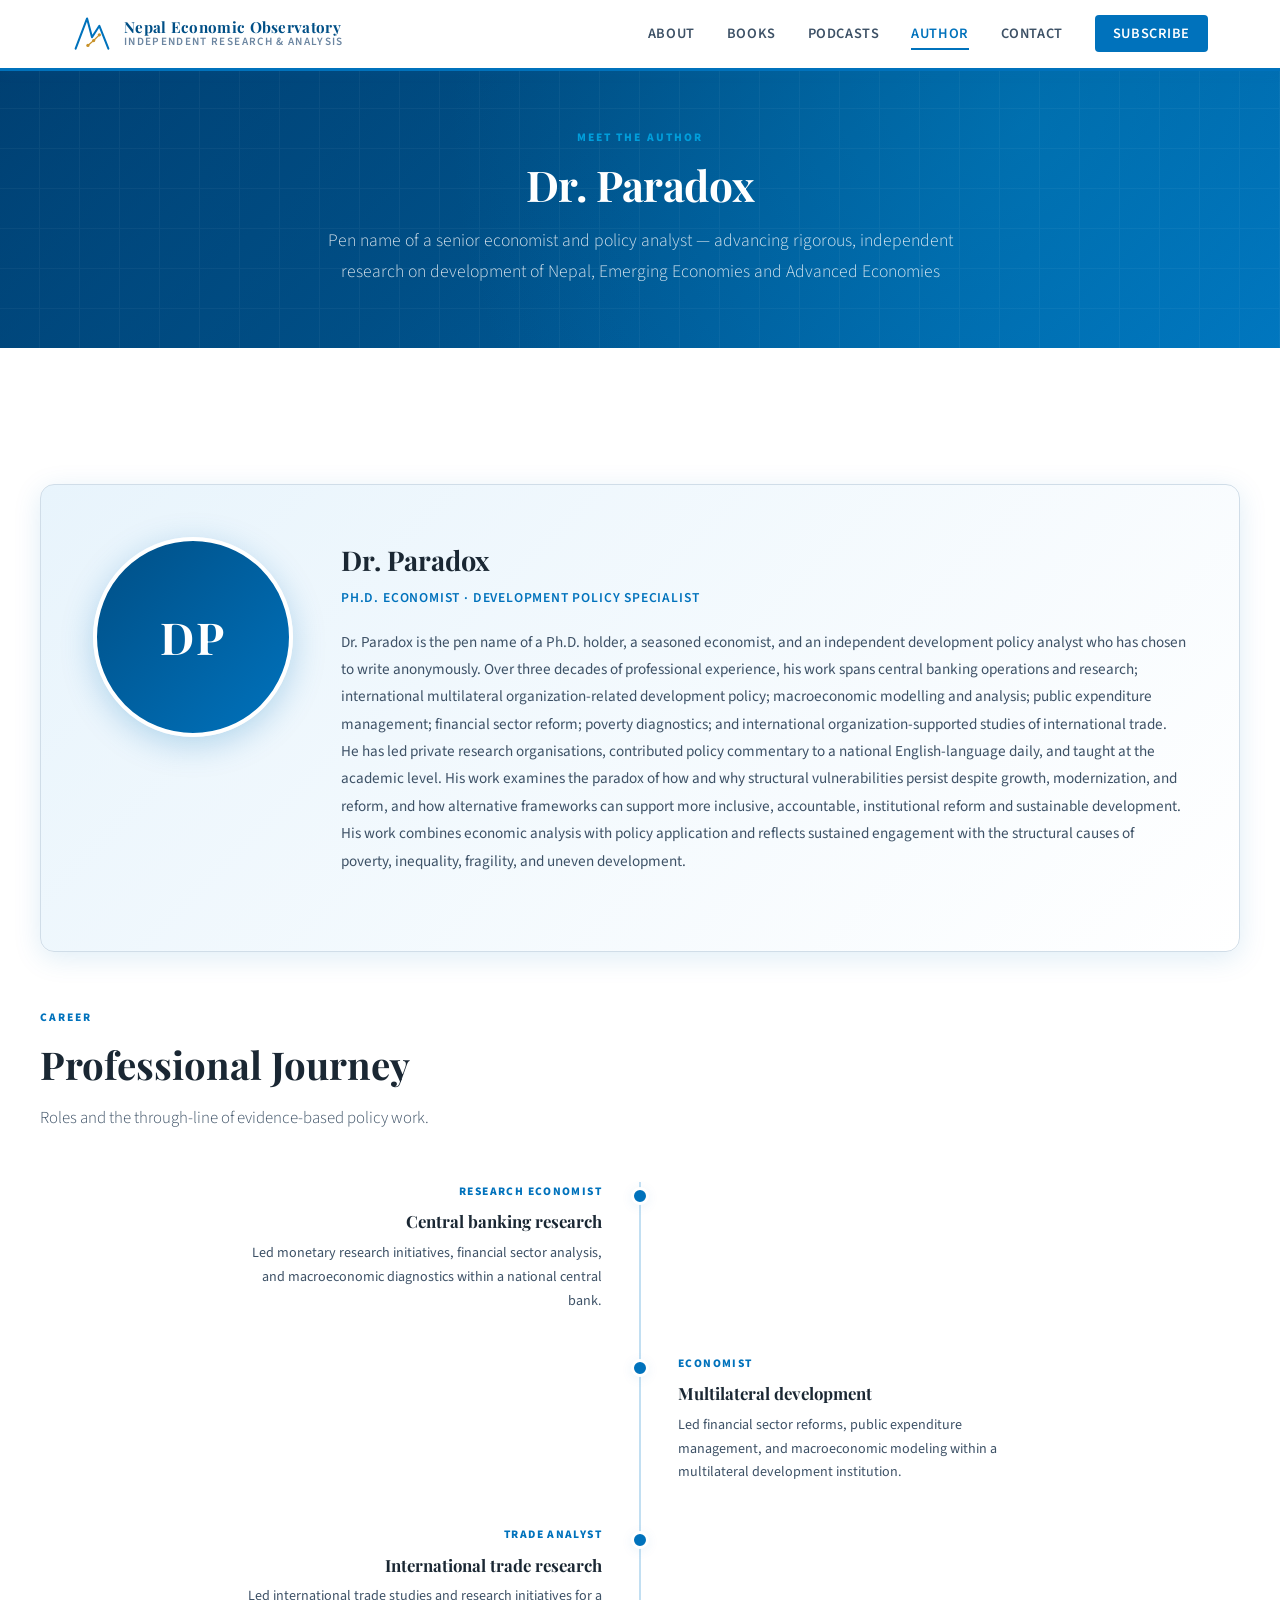
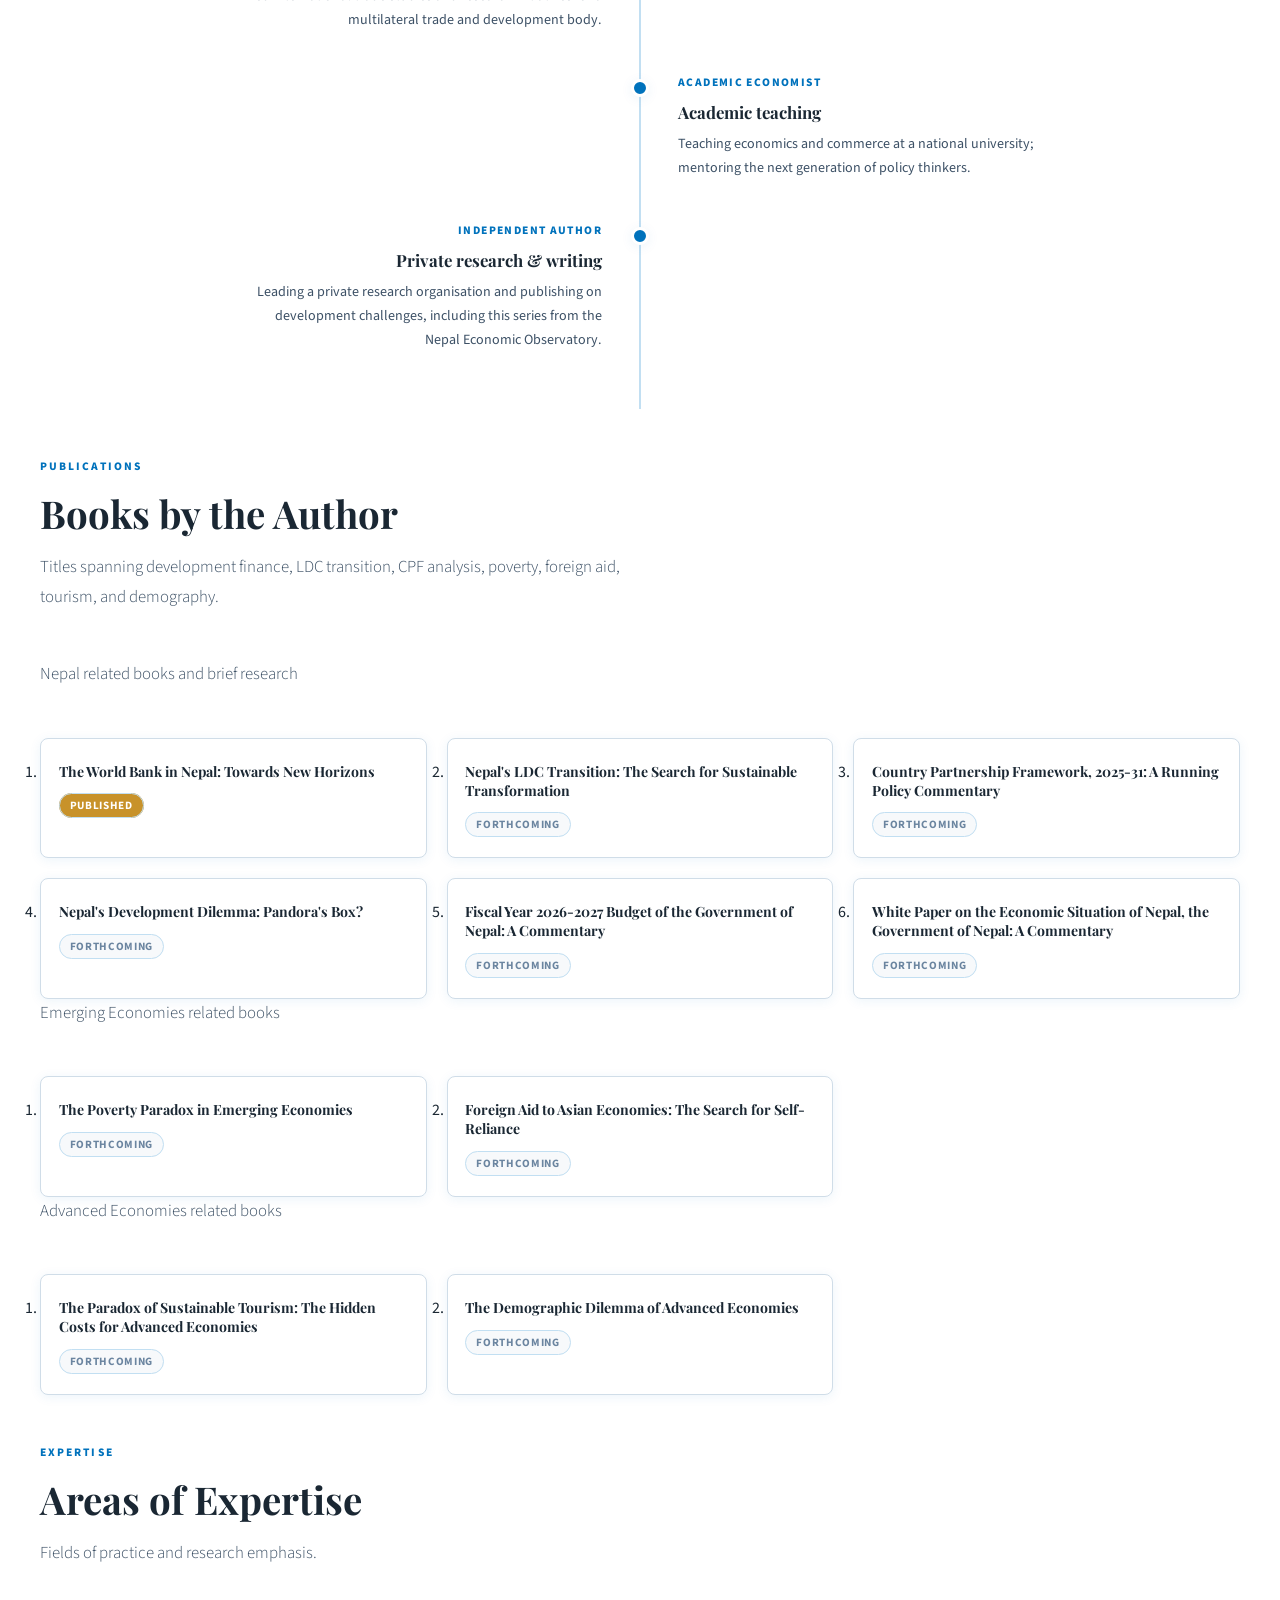
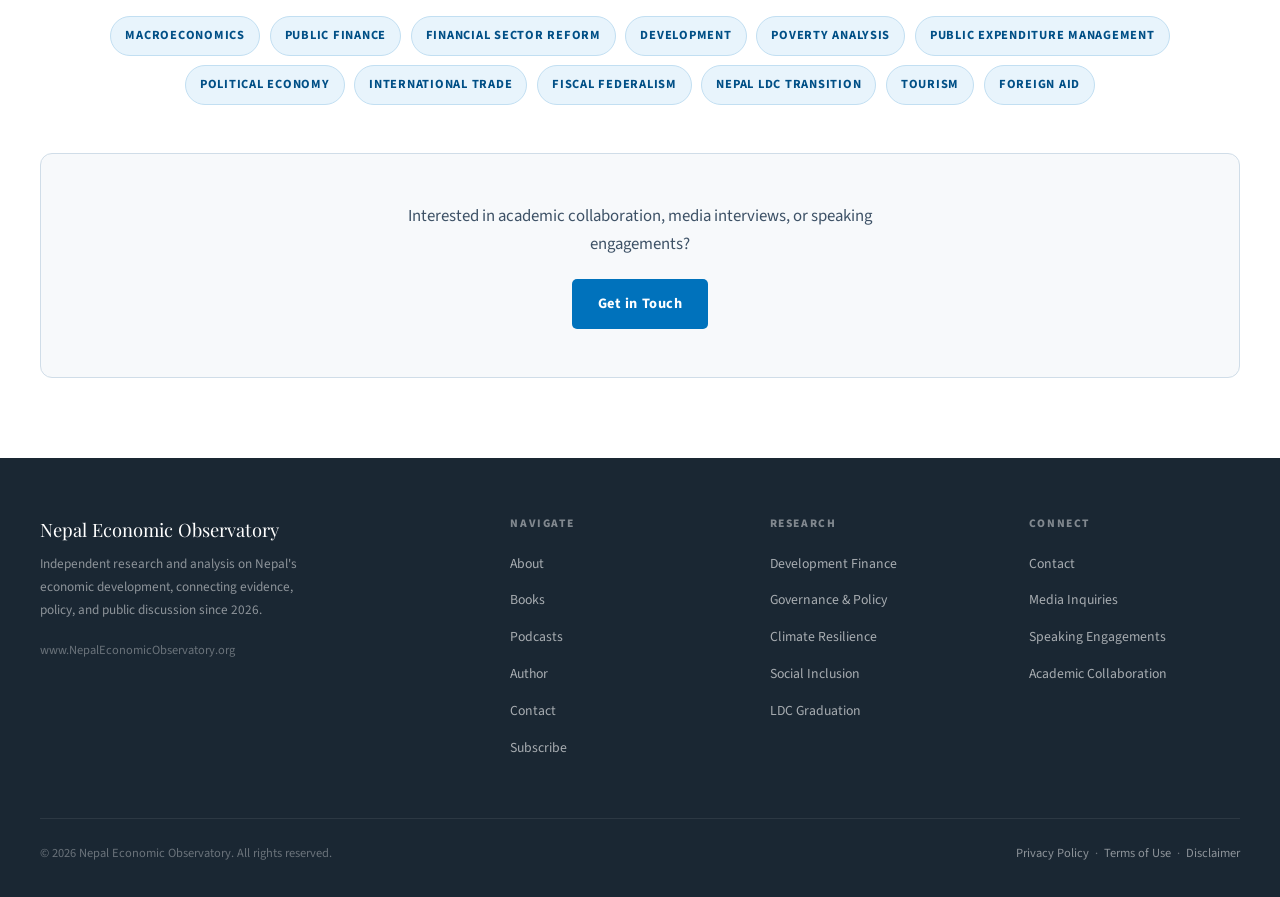
<file: author.html>
<!DOCTYPE html>
<html lang="en">
<head>
  <meta charset="UTF-8" />
  <meta name="viewport" content="width=device-width, initial-scale=1.0" />
  <meta name="description" content="Dr. Paradox is the pen name of a Ph.D. economist and independent development policy analyst." />
  <meta property="og:title" content="Meet the Author: Dr. Paradox" />
  <meta property="og:description" content="A Ph.D. economist and independent development policy analyst writing under the pen name Dr. Paradox." />
  <link rel="canonical" href="https://www.nepaleconomicobservatory.org/author.html" />
  <meta property="og:type" content="website" />
  <meta property="og:site_name" content="Nepal Economic Observatory" />
  <meta property="og:image" content="https://www.nepaleconomicobservatory.org/og-image.png" />
  <meta name="twitter:card" content="summary_large_image" />
  <meta name="twitter:site" content="@nepaleconomicobs" />
  <meta name="twitter:image" content="https://www.nepaleconomicobservatory.org/og-image.png" />
  <title>Author | Nepal Economic Observatory</title>
  <link rel="icon" type="image/svg+xml" href="/images/neo-favicon.svg" />
  <link rel="apple-touch-icon" href="/images/neo-favicon.svg" />
  <link rel="preconnect" href="https://fonts.googleapis.com" />
  <link rel="preconnect" href="https://fonts.gstatic.com" crossorigin />
  <link href="https://fonts.googleapis.com/css2?family=Playfair+Display:wght@400;600;700&family=Source+Sans+3:wght@300;400;600;700&family=Libre+Baskerville:ital,wght@0,400;0,700;1,400&display=swap" rel="stylesheet" />
  <link rel="stylesheet" href="css/styles.css" />
  <script src="js/main.js" defer></script>
</head>
<body>

<nav aria-label="Main navigation">
  <div class="nav-inner">
    <a href="index.html" class="nav-logo" aria-label="Nepal Economic Observatory home">
      <div class="nav-logo-emblem">
        <svg width="36" height="36" viewBox="0 0 44 44" fill="none" xmlns="http://www.w3.org/2000/svg" aria-hidden="true">
          <polyline points="2,40 16,3 22,26 31,12 42,40" fill="none" stroke="#0072BC" stroke-width="2.5" stroke-linejoin="round" stroke-linecap="round"/>
          <polyline points="17,36 24,30 31,23" fill="none" stroke="#C8922A" stroke-width="1.5" stroke-linecap="round" stroke-linejoin="round"/>
          <circle cx="17" cy="36" r="2" fill="#C8922A"/>
          <circle cx="24" cy="30" r="2" fill="#C8922A"/>
          <circle cx="31" cy="23" r="2" fill="#C8922A"/>
        </svg>
      </div>
      <div class="nav-logo-text">
        <div class="top">Nepal Economic Observatory</div>
        <div class="sub">Independent Research &amp; Analysis</div>
      </div>
    </a>
    <button type="button" class="nav-toggle" aria-label="Open menu" aria-expanded="false">☰</button>
    <ul class="nav-links">
      <li><a href="about.html" data-nav="about">About</a></li>
      <li><a href="books.html" data-nav="books">Books</a></li>
      <li><a href="podcasts.html" data-nav="podcasts">Podcasts</a></li>
      <li><a href="author.html" data-nav="author">Author</a></li>
      <li><a href="contact.html" data-nav="contact">Contact</a></li>
      <li><a href="index.html#newsletter" class="nav-cta" data-nav="subscribe">Subscribe</a></li>
    </ul>
  </div>
</nav>

<main>
<section class="hero hero--page">
  <div class="hero-pattern"></div>
  <div class="hero-inner">
    <div class="hero-content">
      <span class="section-label">Meet the Author</span>
      <h1>Dr. Paradox</h1>
      <p class="hero-desc">
        Pen name of a senior economist and policy analyst — advancing rigorous, independent research on development of Nepal, Emerging Economies and Advanced Economies
      </p>
    </div>
  </div>
</section>

<section class="page-main">
  <div class="section-inner" style="padding-top:3.5rem;">
    <div class="author-card author-card--expanded">
      <div>
        <div class="author-avatar">
          <span class="author-avatar-initials">DP</span>
        </div>
      </div>
      <div>
        <div class="author-name">Dr. Paradox</div>
        <div class="author-title-line">Ph.D. Economist · Development Policy Specialist</div>
        <p class="author-bio">
          Dr. Paradox is the pen name of a Ph.D. holder, a seasoned economist, and an independent development policy analyst who has chosen to write anonymously. Over three decades of professional experience, his work spans central banking operations and research; international multilateral organization-related development policy; macroeconomic modelling and analysis; public expenditure management; financial sector reform; poverty diagnostics; and international organization-supported studies of international trade. He has led private research organisations, contributed policy commentary to a national English-language daily, and taught at the academic level. His work examines the paradox of how and why structural vulnerabilities persist despite growth, modernization, and reform, and how alternative frameworks can support more inclusive, accountable, institutional reform and sustainable development. His work combines economic analysis with policy application and reflects sustained engagement with the structural causes of poverty, inequality, fragility, and uneven development.
        </p>
      </div>
    </div>

    <span class="section-label" style="margin-top:3.5rem;">Career</span>
    <h2 class="section-title">Professional Journey</h2>
    <p class="section-subtitle">Roles and the through-line of evidence-based policy work.</p>

    <div class="timeline">
      <div class="timeline-row timeline-row--left">
        <div class="timeline-col--text">
          <div class="timeline-years">Research economist</div>
          <div class="timeline-institution">Central banking research</div>
          <p class="timeline-desc">Led monetary research initiatives, financial sector analysis, and macroeconomic diagnostics within a national central bank.</p>
        </div>
        <div class="timeline-axis"><div class="timeline-marker"></div></div>
        <div class="timeline-spacer"></div>
      </div>
      <div class="timeline-row timeline-row--right">
        <div class="timeline-spacer"></div>
        <div class="timeline-axis"><div class="timeline-marker"></div></div>
        <div class="timeline-col--text">
          <div class="timeline-years">Economist</div>
          <div class="timeline-institution">Multilateral development</div>
          <p class="timeline-desc">Led financial sector reforms, public expenditure management, and macroeconomic modeling within a multilateral development institution.</p>
        </div>
      </div>
      <div class="timeline-row timeline-row--left">
        <div class="timeline-col--text">
          <div class="timeline-years">Trade analyst</div>
          <div class="timeline-institution">International trade research</div>
          <p class="timeline-desc">Led international trade studies and research initiatives for a multilateral trade and development body.</p>
        </div>
        <div class="timeline-axis"><div class="timeline-marker"></div></div>
        <div class="timeline-spacer"></div>
      </div>
      <div class="timeline-row timeline-row--right">
        <div class="timeline-spacer"></div>
        <div class="timeline-axis"><div class="timeline-marker"></div></div>
        <div class="timeline-col--text">
          <div class="timeline-years">Academic economist</div>
          <div class="timeline-institution">Academic teaching</div>
          <p class="timeline-desc">Teaching economics and commerce at a national university; mentoring the next generation of policy thinkers.</p>
        </div>
      </div>
      <div class="timeline-row timeline-row--left">
        <div class="timeline-col--text">
          <div class="timeline-years">Independent author</div>
          <div class="timeline-institution">Private research &amp; writing</div>
          <p class="timeline-desc">Leading a private research organisation and publishing on development challenges, including this series from the Nepal Economic Observatory.</p>
        </div>
        <div class="timeline-axis"><div class="timeline-marker"></div></div>
        <div class="timeline-spacer"></div>
      </div>
    </div>

    <span class="section-label" style="margin-top:3rem;">Publications</span>
    <h2 class="section-title">Books by the Author</h2>
    <p class="section-subtitle">Titles spanning development finance, LDC transition, CPF analysis, poverty, foreign aid, tourism, and demography.</p>

    <h3 class="section-subtitle">Nepal related books and brief research</h3>
    <ol class="author-books-grid">
      <li class="author-book-mini">
        <h3><a href="world-bank-in-nepal.html" style="color:inherit; text-decoration:none;">The World Bank in Nepal: Towards New Horizons</a></h3>
        <span class="tag" style="background:var(--gold); color:var(--white);">Published</span>
      </li>
      <li class="author-book-mini">
        <h3>Nepal's LDC Transition: The Search for Sustainable Transformation</h3>
        <span class="tag" style="background:var(--off-white); color:var(--text-light);">Forthcoming</span>
      </li>
      <li class="author-book-mini">
        <h3>Country Partnership Framework, 2025-31: A Running Policy Commentary</h3>
        <span class="tag" style="background:var(--off-white); color:var(--text-light);">Forthcoming</span>
      </li>
      <li class="author-book-mini">
        <h3>Nepal's Development Dilemma: Pandora's Box?</h3>
        <span class="tag" style="background:var(--off-white); color:var(--text-light);">Forthcoming</span>
      </li>
      <li class="author-book-mini">
        <h3>Fiscal Year 2026-2027 Budget of the Government of Nepal: A Commentary</h3>
        <span class="tag" style="background:var(--off-white); color:var(--text-light);">Forthcoming</span>
      </li>
      <li class="author-book-mini">
        <h3>White Paper on the Economic Situation of Nepal, the Government of Nepal: A Commentary</h3>
        <span class="tag" style="background:var(--off-white); color:var(--text-light);">Forthcoming</span>
      </li>
    </ol>

    <h3 class="section-subtitle">Emerging Economies related books</h3>
    <ol class="author-books-grid">
      <li class="author-book-mini">
        <h3>The Poverty Paradox in Emerging Economies</h3>
        <span class="tag" style="background:var(--off-white); color:var(--text-light);">Forthcoming</span>
      </li>
      <li class="author-book-mini">
        <h3>Foreign Aid to Asian Economies: The Search for Self-Reliance</h3>
        <span class="tag" style="background:var(--off-white); color:var(--text-light);">Forthcoming</span>
      </li>
    </ol>

    <h3 class="section-subtitle">Advanced Economies related books</h3>
    <ol class="author-books-grid">
      <li class="author-book-mini">
        <h3>The Paradox of Sustainable Tourism: The Hidden Costs for Advanced Economies</h3>
        <span class="tag" style="background:var(--off-white); color:var(--text-light);">Forthcoming</span>
      </li>
      <li class="author-book-mini">
        <h3>The Demographic Dilemma of Advanced Economies</h3>
        <span class="tag" style="background:var(--off-white); color:var(--text-light);">Forthcoming</span>
      </li>
    </ol>

    <span class="section-label" style="margin-top:3rem;">Expertise</span>
    <h2 class="section-title">Areas of Expertise</h2>
    <p class="section-subtitle">Fields of practice and research emphasis.</p>

    <div class="expertise-pills">
      <span class="tag">Macroeconomics</span>
      <span class="tag">Public Finance</span>
      <span class="tag">Financial Sector Reform</span>
      <span class="tag">Development</span>
      <span class="tag">Poverty Analysis</span>
      <span class="tag">Public Expenditure Management</span>
      <span class="tag">Political Economy</span>
      <span class="tag">International Trade</span>
      <span class="tag">Fiscal Federalism</span>
      <span class="tag">Nepal LDC Transition</span>
      <span class="tag">Tourism</span>
      <span class="tag">Foreign Aid</span>
    </div>

    <div class="collab-cta">
      <p>Interested in academic collaboration, media interviews, or speaking engagements?</p>
      <a class="btn btn-primary" href="contact.html">Get in Touch</a>
    </div>
  </div>
</section>
</main>

<footer>
  <div class="footer-inner">
    <div class="footer-grid">
      <div>
        <div class="footer-brand-name">Nepal Economic Observatory</div>
        <p class="footer-brand-desc">
          Independent research and analysis on Nepal's economic development,
          connecting evidence, policy, and public discussion since 2026.
        </p>
        <div style="font-size:0.78rem; color: rgba(255,255,255,0.35);">
          www.NepalEconomicObservatory.org
        </div>
      </div>
      <div>
        <div class="footer-col-title">Navigate</div>
        <ul class="footer-links">
          <li><a href="about.html">About</a></li>
          <li><a href="books.html">Books</a></li>
          <li><a href="podcasts.html">Podcasts</a></li>
          <li><a href="author.html">Author</a></li>
          <li><a href="contact.html">Contact</a></li>
          <li><a href="index.html#newsletter">Subscribe</a></li>
        </ul>
      </div>
      <div>
        <div class="footer-col-title">Research</div>
        <ul class="footer-links">
          <li><a href="#">Development Finance</a></li>
          <li><a href="#">Governance &amp; Policy</a></li>
          <li><a href="#">Climate Resilience</a></li>
          <li><a href="#">Social Inclusion</a></li>
          <li><a href="#">LDC Graduation</a></li>
        </ul>
      </div>
      <div>
        <div class="footer-col-title">Connect</div>
        <ul class="footer-links">
          <li><a href="contact.html">Contact</a></li>
          <li><a href="#">Media Inquiries</a></li>
          <li><a href="#">Speaking Engagements</a></li>
          <li><a href="#">Academic Collaboration</a></li>
        </ul>
      </div>
    </div>
    <hr class="footer-divider" />
    <div class="footer-bottom">
      <span>© 2026 Nepal Economic Observatory. All rights reserved.</span>
      <span>
        <a href="#">Privacy Policy</a> &nbsp;·&nbsp;
        <a href="#">Terms of Use</a> &nbsp;·&nbsp;
        <a href="#">Disclaimer</a>
      </span>
    </div>
  </div>
</footer>

<button type="button" class="back-to-top" aria-label="Back to top">↑</button>

<script>
(function () {
  var p = (window.location.pathname || '').replace(/\\/g, '/').toLowerCase();
  var keys = { about: /about\.html$/i, books: /(books|world-bank-in-nepal)\.html$/i, podcasts: /podcasts\.html$/i, author: /author\.html$/i, contact: /contact\.html$/i };
  document.querySelectorAll('.nav-links a[data-nav]').forEach(function (a) {
    var k = a.getAttribute('data-nav');
    if (!k || k === 'subscribe') return;
    if (keys[k] && keys[k].test(p)) a.classList.add('active');
  });
})();
</script>
</body>
</html>
</file>
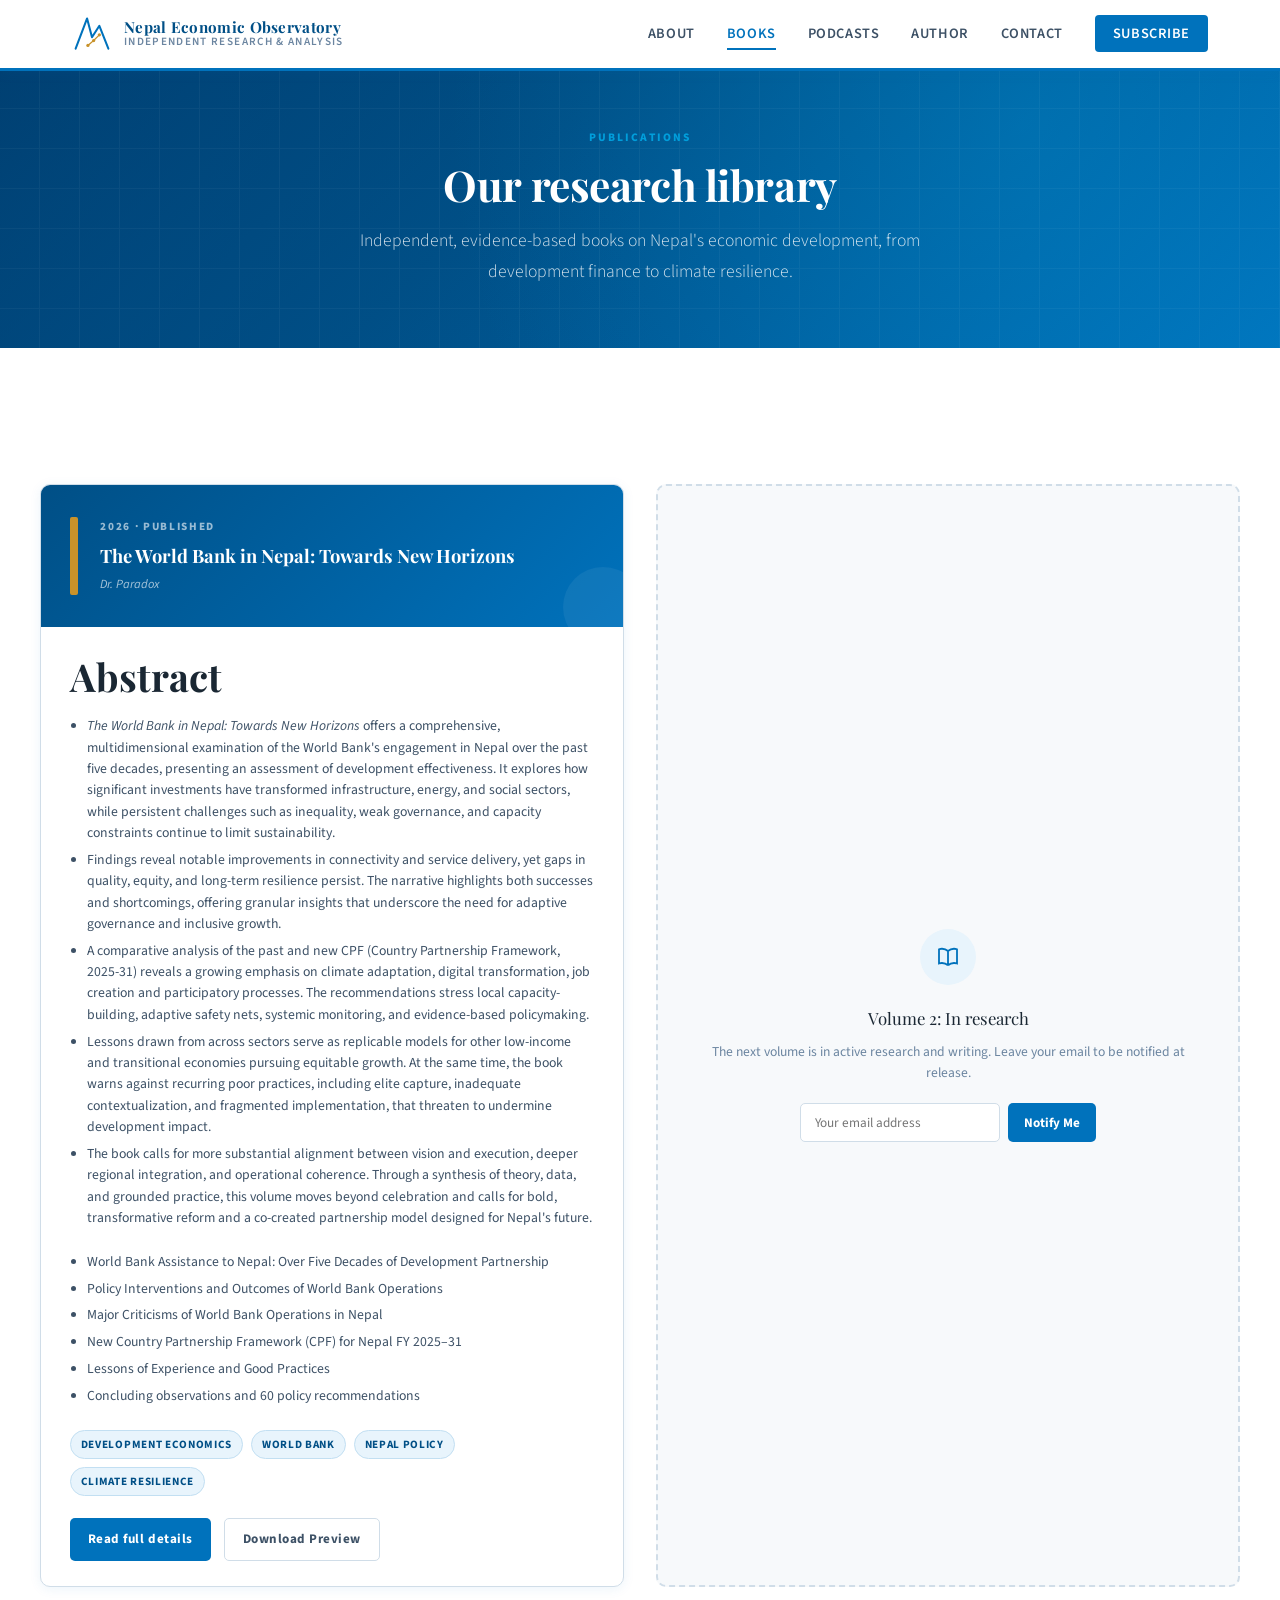
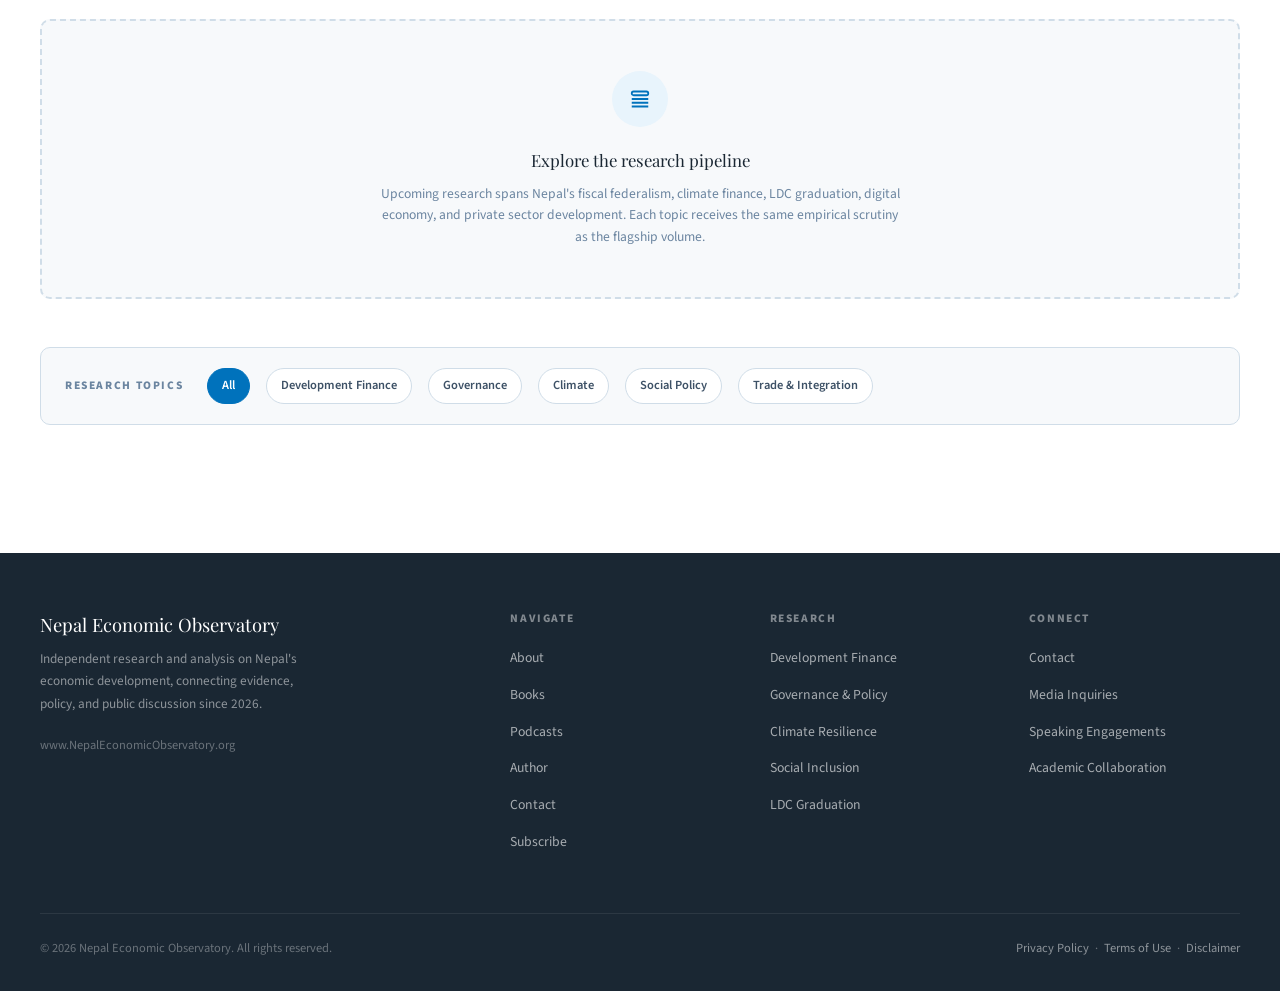
<file: books.html>
<!DOCTYPE html>
<html lang="en">
<head>
  <meta charset="UTF-8" />
  <meta name="viewport" content="width=device-width, initial-scale=1.0" />
  <meta name="description" content="Independent books from the Nepal Economic Observatory on Nepal's development finance, governance, and climate resilience." />
  <meta property="og:title" content="Our research library" />
  <meta property="og:description" content="Evidence-based volumes on Nepal's economic development, including The World Bank in Nepal: Towards New Horizons." />
  <link rel="canonical" href="https://www.nepaleconomicobservatory.org/books.html" />
  <meta property="og:type" content="website" />
  <meta property="og:site_name" content="Nepal Economic Observatory" />
  <meta property="og:image" content="https://www.nepaleconomicobservatory.org/og-image.png" />
  <meta name="twitter:card" content="summary_large_image" />
  <meta name="twitter:site" content="@nepaleconomicobs" />
  <meta name="twitter:image" content="https://www.nepaleconomicobservatory.org/og-image.png" />
  <title>Books | Nepal Economic Observatory</title>
  <link rel="icon" type="image/svg+xml" href="/images/neo-favicon.svg" />
  <link rel="apple-touch-icon" href="/images/neo-favicon.svg" />
  <link rel="preconnect" href="https://fonts.googleapis.com" />
  <link rel="preconnect" href="https://fonts.gstatic.com" crossorigin />
  <link href="https://fonts.googleapis.com/css2?family=Playfair+Display:wght@400;600;700&family=Source+Sans+3:wght@300;400;600;700&family=Libre+Baskerville:ital,wght@0,400;0,700;1,400&display=swap" rel="stylesheet" />
  <link rel="stylesheet" href="css/styles.css" />
  <script src="js/main.js" defer></script>
</head>
<body>

<nav aria-label="Main navigation">
  <div class="nav-inner">
    <a href="index.html" class="nav-logo" aria-label="Nepal Economic Observatory home">
      <div class="nav-logo-emblem">
        <svg width="36" height="36" viewBox="0 0 44 44" fill="none" xmlns="http://www.w3.org/2000/svg" aria-hidden="true">
          <polyline points="2,40 16,3 22,26 31,12 42,40" fill="none" stroke="#0072BC" stroke-width="2.5" stroke-linejoin="round" stroke-linecap="round"/>
          <polyline points="17,36 24,30 31,23" fill="none" stroke="#C8922A" stroke-width="1.5" stroke-linecap="round" stroke-linejoin="round"/>
          <circle cx="17" cy="36" r="2" fill="#C8922A"/>
          <circle cx="24" cy="30" r="2" fill="#C8922A"/>
          <circle cx="31" cy="23" r="2" fill="#C8922A"/>
        </svg>
      </div>
      <div class="nav-logo-text">
        <div class="top">Nepal Economic Observatory</div>
        <div class="sub">Independent Research &amp; Analysis</div>
      </div>
    </a>
    <button type="button" class="nav-toggle" aria-label="Open menu" aria-expanded="false">☰</button>
    <ul class="nav-links">
      <li><a href="about.html" data-nav="about">About</a></li>
      <li><a href="books.html" data-nav="books">Books</a></li>
      <li><a href="podcasts.html" data-nav="podcasts">Podcasts</a></li>
      <li><a href="author.html" data-nav="author">Author</a></li>
      <li><a href="contact.html" data-nav="contact">Contact</a></li>
      <li><a href="index.html#newsletter" class="nav-cta" data-nav="subscribe">Subscribe</a></li>
    </ul>
  </div>
</nav>

<main>
<section class="hero hero--page">
  <div class="hero-pattern"></div>
  <div class="hero-inner">
    <div class="hero-content">
      <span class="section-label">Publications</span>
      <h1>Our research library</h1>
      <p class="hero-desc">
        Independent, evidence-based books on Nepal's economic development,
        from development finance to climate resilience.
      </p>
    </div>
  </div>
</section>

<section class="page-main">
  <div class="section-inner" style="padding-top:3.5rem; padding-bottom:3rem;">
    <div class="books-grid books-page-grid">
      <article class="book-card">
        <div class="book-card-header">
          <div class="book-card-spine"></div>
          <div class="book-card-title-area">
            <div class="book-card-year">2026 · Published</div>
            <h2 class="book-card-title">The World Bank in Nepal: Towards New Horizons</h2>
            <div class="book-card-subtitle-text">Dr. Paradox</div>
          </div>
        </div>
        <div class="book-card-body">
          <h3 class="section-title">Abstract</h3>
          <ul class="book-card-chapters">
            <li><em>The World Bank in Nepal: Towards New Horizons</em> offers a comprehensive, multidimensional examination of the World Bank's engagement in Nepal over the past five decades, presenting an assessment of development effectiveness. It explores how significant investments have transformed infrastructure, energy, and social sectors, while persistent challenges such as inequality, weak governance, and capacity constraints continue to limit sustainability.</li>
            <li>Findings reveal notable improvements in connectivity and service delivery, yet gaps in quality, equity, and long-term resilience persist. The narrative highlights both successes and shortcomings, offering granular insights that underscore the need for adaptive governance and inclusive growth.</li>
            <li>A comparative analysis of the past and new CPF (Country Partnership Framework, 2025-31) reveals a growing emphasis on climate adaptation, digital transformation, job creation and participatory processes. The recommendations stress local capacity-building, adaptive safety nets, systemic monitoring, and evidence-based policymaking.</li>
            <li>Lessons drawn from across sectors serve as replicable models for other low-income and transitional economies pursuing equitable growth. At the same time, the book warns against recurring poor practices, including elite capture, inadequate contextualization, and fragmented implementation, that threaten to undermine development impact.</li>
            <li>The book calls for more substantial alignment between vision and execution, deeper regional integration, and operational coherence. Through a synthesis of theory, data, and grounded practice, this volume moves beyond celebration and calls for bold, transformative reform and a co-created partnership model designed for Nepal's future.</li>
          </ul>
          <ul class="book-card-chapters">
            <li>World Bank Assistance to Nepal: Over Five Decades of Development Partnership</li>
            <li>Policy Interventions and Outcomes of World Bank Operations</li>
            <li>Major Criticisms of World Bank Operations in Nepal</li>
            <li>New Country Partnership Framework (CPF) for Nepal FY 2025–31</li>
            <li>Lessons of Experience and Good Practices</li>
            <li>Concluding observations and 60 policy recommendations</li>
          </ul>
          <div class="book-card-tags">
            <span class="tag">Development Economics</span>
            <span class="tag">World Bank</span>
            <span class="tag">Nepal Policy</span>
            <span class="tag">Climate Resilience</span>
          </div>
          <div class="book-card-actions">
            <a href="world-bank-in-nepal.html" class="btn btn-primary btn-sm">Read full details</a>
            <a href="#" class="btn btn-sm btn-outline-dark">Download Preview</a>
          </div>
        </div>
      </article>

      <div class="book-card-coming">
        <div class="coming-icon">
          <svg width="24" height="24" fill="none" viewBox="0 0 24 24" stroke="var(--un-blue)" stroke-width="1.8" aria-hidden="true"><path d="M12 6.042A8.967 8.967 0 0 0 6 3.75c-1.052 0-2.062.18-3 .512v14.25A8.987 8.987 0 0 1 6 18c2.305 0 4.408.867 6 2.292m0-14.25a8.966 8.966 0 0 1 6-2.292c1.052 0 2.062.18 3 .512v14.25A8.987 8.987 0 0 0 18 18a8.967 8.967 0 0 0-6 2.292m0-14.25v14.25"/></svg>
        </div>
        <div class="coming-title">Volume 2: In research</div>
        <p class="coming-desc">
          The next volume is in active research and writing. Leave your email to be notified at release.
        </p>
        <form class="notify-form" action="#" method="post">
          <label class="sr-only" for="notify-v2-email">Email for Volume 2 notification</label>
          <input id="notify-v2-email" name="email" type="email" autocomplete="email" placeholder="Your email address" />
          <button type="submit">Notify Me</button>
        </form>
      </div>

      <div class="book-card-coming book-card-coming-full" style="grid-column: 1 / -1;">
        <div class="coming-icon">
          <svg width="24" height="24" fill="none" viewBox="0 0 24 24" stroke="var(--un-blue)" stroke-width="1.8" aria-hidden="true"><path d="M3.75 12h16.5m-16.5 3.75h16.5M3.75 19.5h16.5M5.625 4.5h12.75a1.875 1.875 0 0 1 0 3.75H5.625a1.875 1.875 0 0 1 0-3.75Z"/></svg>
        </div>
        <div class="coming-title">Explore the research pipeline</div>
        <p class="coming-desc" style="max-width:520px;">
          Upcoming research spans Nepal's fiscal federalism, climate finance, LDC graduation, digital economy,
          and private sector development. Each topic receives the same empirical scrutiny as the flagship volume.
        </p>
      </div>
    </div>

    <div class="research-topics-bar" role="group" aria-label="Research topic filters (display only)">
      <span class="research-topics-label">Research topics</span>
      <span class="topic-pill is-active">All</span>
      <span class="topic-pill">Development Finance</span>
      <span class="topic-pill">Governance</span>
      <span class="topic-pill">Climate</span>
      <span class="topic-pill">Social Policy</span>
      <span class="topic-pill">Trade &amp; Integration</span>
    </div>
  </div>
</section>
</main>

<footer>
  <div class="footer-inner">
    <div class="footer-grid">
      <div>
        <div class="footer-brand-name">Nepal Economic Observatory</div>
        <p class="footer-brand-desc">
          Independent research and analysis on Nepal's economic development,
          connecting evidence, policy, and public discussion since 2026.
        </p>
        <div style="font-size:0.78rem; color: rgba(255,255,255,0.35);">
          www.NepalEconomicObservatory.org
        </div>
      </div>
      <div>
        <div class="footer-col-title">Navigate</div>
        <ul class="footer-links">
          <li><a href="about.html">About</a></li>
          <li><a href="books.html">Books</a></li>
          <li><a href="podcasts.html">Podcasts</a></li>
          <li><a href="author.html">Author</a></li>
          <li><a href="contact.html">Contact</a></li>
          <li><a href="index.html#newsletter">Subscribe</a></li>
        </ul>
      </div>
      <div>
        <div class="footer-col-title">Research</div>
        <ul class="footer-links">
          <li><a href="#">Development Finance</a></li>
          <li><a href="#">Governance &amp; Policy</a></li>
          <li><a href="#">Climate Resilience</a></li>
          <li><a href="#">Social Inclusion</a></li>
          <li><a href="#">LDC Graduation</a></li>
        </ul>
      </div>
      <div>
        <div class="footer-col-title">Connect</div>
        <ul class="footer-links">
          <li><a href="contact.html">Contact</a></li>
          <li><a href="#">Media Inquiries</a></li>
          <li><a href="#">Speaking Engagements</a></li>
          <li><a href="#">Academic Collaboration</a></li>
        </ul>
      </div>
    </div>
    <hr class="footer-divider" />
    <div class="footer-bottom">
      <span>© 2026 Nepal Economic Observatory. All rights reserved.</span>
      <span>
        <a href="#">Privacy Policy</a> &nbsp;·&nbsp;
        <a href="#">Terms of Use</a> &nbsp;·&nbsp;
        <a href="#">Disclaimer</a>
      </span>
    </div>
  </div>
</footer>

<button type="button" class="back-to-top" aria-label="Back to top">↑</button>

<script>
(function () {
  var p = (window.location.pathname || '').replace(/\\/g, '/').toLowerCase();
  var keys = { about: /about\.html$/i, books: /(books|world-bank-in-nepal)\.html$/i, podcasts: /podcasts\.html$/i, author: /author\.html$/i, contact: /contact\.html$/i };
  document.querySelectorAll('.nav-links a[data-nav]').forEach(function (a) {
    var k = a.getAttribute('data-nav');
    if (!k || k === 'subscribe') return;
    if (keys[k] && keys[k].test(p)) a.classList.add('active');
  });
})();
</script>
</body>
</html>
</file>
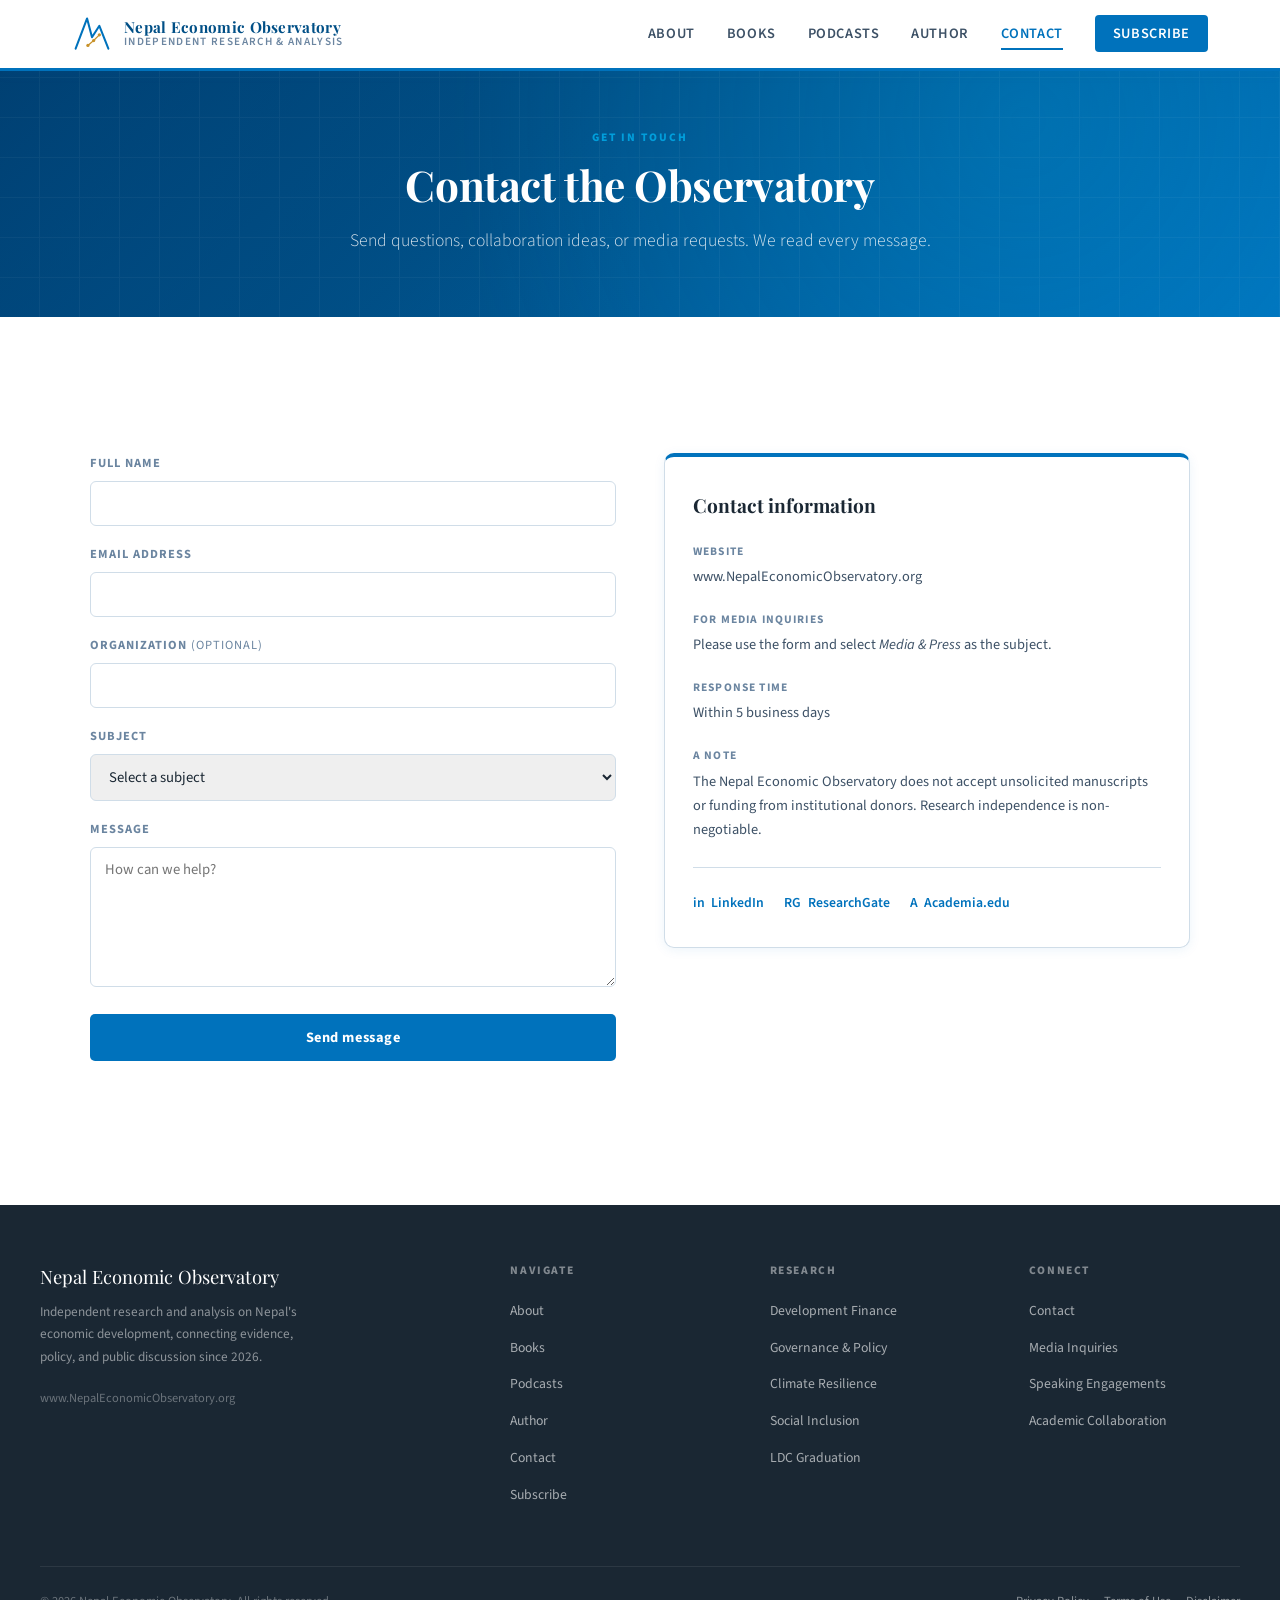
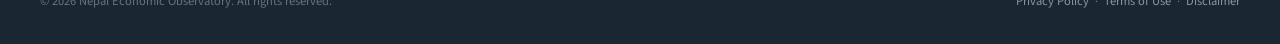
<file: contact.html>
<!DOCTYPE html>
<html lang="en">
<head>
  <meta charset="UTF-8" />
  <meta name="viewport" content="width=device-width, initial-scale=1.0" />
  <meta name="description" content="Contact the Nepal Economic Observatory about general inquiries, media, academic collaboration, and speaking engagements." />
  <meta property="og:title" content="Contact the Observatory" />
  <meta property="og:description" content="Reach the Nepal Economic Observatory. We respond within five business days. Independent research; no unsolicited manuscripts or institutional funding." />
  <link rel="canonical" href="https://www.nepaleconomicobservatory.org/contact.html" />
  <meta property="og:type" content="website" />
  <meta property="og:site_name" content="Nepal Economic Observatory" />
  <meta property="og:image" content="https://www.nepaleconomicobservatory.org/og-image.png" />
  <meta name="twitter:card" content="summary_large_image" />
  <meta name="twitter:site" content="@nepaleconomicobs" />
  <meta name="twitter:image" content="https://www.nepaleconomicobservatory.org/og-image.png" />
  <title>Contact | Nepal Economic Observatory</title>
  <link rel="icon" type="image/svg+xml" href="/images/neo-favicon.svg" />
  <link rel="apple-touch-icon" href="/images/neo-favicon.svg" />
  <link rel="preconnect" href="https://fonts.googleapis.com" />
  <link rel="preconnect" href="https://fonts.gstatic.com" crossorigin />
  <link href="https://fonts.googleapis.com/css2?family=Playfair+Display:wght@400;600;700&family=Source+Sans+3:wght@300;400;600;700&family=Libre+Baskerville:ital,wght@0,400;0,700;1,400&display=swap" rel="stylesheet" />
  <link rel="stylesheet" href="css/styles.css" />
  <script src="js/main.js" defer></script>
</head>
<body>

<nav aria-label="Main navigation">
  <div class="nav-inner">
    <a href="index.html" class="nav-logo" aria-label="Nepal Economic Observatory home">
      <div class="nav-logo-emblem">
        <svg width="36" height="36" viewBox="0 0 44 44" fill="none" xmlns="http://www.w3.org/2000/svg" aria-hidden="true">
          <polyline points="2,40 16,3 22,26 31,12 42,40" fill="none" stroke="#0072BC" stroke-width="2.5" stroke-linejoin="round" stroke-linecap="round"/>
          <polyline points="17,36 24,30 31,23" fill="none" stroke="#C8922A" stroke-width="1.5" stroke-linecap="round" stroke-linejoin="round"/>
          <circle cx="17" cy="36" r="2" fill="#C8922A"/>
          <circle cx="24" cy="30" r="2" fill="#C8922A"/>
          <circle cx="31" cy="23" r="2" fill="#C8922A"/>
        </svg>
      </div>
      <div class="nav-logo-text">
        <div class="top">Nepal Economic Observatory</div>
        <div class="sub">Independent Research &amp; Analysis</div>
      </div>
    </a>
    <button type="button" class="nav-toggle" aria-label="Open menu" aria-expanded="false">☰</button>
    <ul class="nav-links">
      <li><a href="about.html" data-nav="about">About</a></li>
      <li><a href="books.html" data-nav="books">Books</a></li>
      <li><a href="podcasts.html" data-nav="podcasts">Podcasts</a></li>
      <li><a href="author.html" data-nav="author">Author</a></li>
      <li><a href="contact.html" data-nav="contact">Contact</a></li>
      <li><a href="index.html#newsletter" class="nav-cta" data-nav="subscribe">Subscribe</a></li>
    </ul>
  </div>
</nav>

<main>
<section class="hero hero--page">
  <div class="hero-pattern"></div>
  <div class="hero-inner">
    <div class="hero-content">
      <span class="section-label">Get in touch</span>
      <h1>Contact the Observatory</h1>
      <p class="hero-desc">
        Send questions, collaboration ideas, or media requests. We read every message.
      </p>
    </div>
  </div>
</section>

<section class="page-main">
  <div class="section-inner" style="padding-top:3.5rem;">
    <div class="contact-layout">
      <div class="contact-form-panel">
        <form id="contact-form" action="#" method="post">
          <div class="form-group">
            <label for="contact-name">Full name</label>
            <input id="contact-name" name="name" type="text" autocomplete="name" required />
          </div>
          <div class="form-group">
            <label for="contact-email">Email address</label>
            <input id="contact-email" name="email" type="email" autocomplete="email" required />
          </div>
          <div class="form-group">
            <label for="contact-org">Organization <span style="font-weight:400; color:var(--text-light);">(optional)</span></label>
            <input id="contact-org" name="organization" type="text" autocomplete="organization" />
          </div>
          <div class="form-group">
            <label for="contact-subject">Subject</label>
            <select id="contact-subject" name="subject" required>
              <option value="">Select a subject</option>
              <option>General inquiry</option>
              <option>Media &amp; Press</option>
              <option>Academic collaboration</option>
              <option>Speaking engagement</option>
              <option>Book feedback</option>
              <option>Other</option>
            </select>
          </div>
          <div class="form-group">
            <label for="contact-message">Message</label>
            <textarea id="contact-message" name="message" required placeholder="How can we help?"></textarea>
          </div>
          <button type="submit" class="btn btn-primary btn-block">Send message</button>
        </form>

        <div id="contact-thankyou" class="contact-thankyou" role="status">
          <div class="check-icon" aria-hidden="true">✓</div>
          <p>Thank you. Your message has been received. We'll respond within 5 business days.</p>
        </div>
      </div>

      <aside class="contact-info-card" aria-label="Contact information">
        <h2>Contact information</h2>
        <div class="contact-info-block">
          <strong>Website</strong>
          www.NepalEconomicObservatory.org
        </div>
        <div class="contact-info-block">
          <strong>For media inquiries</strong>
          Please use the form and select <em>Media &amp; Press</em> as the subject.
        </div>
        <div class="contact-info-block">
          <strong>Response time</strong>
          Within 5 business days
        </div>
        <div class="contact-info-block">
          <strong>A note</strong>
          The Nepal Economic Observatory does not accept unsolicited manuscripts
          or funding from institutional donors. Research independence is non-negotiable.
        </div>
        <div class="social-links-row">
          <a href="#"><span aria-hidden="true">in</span> LinkedIn</a>
          <a href="#"><span aria-hidden="true">RG</span> ResearchGate</a>
          <a href="#"><span aria-hidden="true">A</span> Academia.edu</a>
        </div>
      </aside>
    </div>
  </div>
</section>
</main>

<footer>
  <div class="footer-inner">
    <div class="footer-grid">
      <div>
        <div class="footer-brand-name">Nepal Economic Observatory</div>
        <p class="footer-brand-desc">
          Independent research and analysis on Nepal's economic development,
          connecting evidence, policy, and public discussion since 2026.
        </p>
        <div style="font-size:0.78rem; color: rgba(255,255,255,0.35);">
          www.NepalEconomicObservatory.org
        </div>
      </div>
      <div>
        <div class="footer-col-title">Navigate</div>
        <ul class="footer-links">
          <li><a href="about.html">About</a></li>
          <li><a href="books.html">Books</a></li>
          <li><a href="podcasts.html">Podcasts</a></li>
          <li><a href="author.html">Author</a></li>
          <li><a href="contact.html">Contact</a></li>
          <li><a href="index.html#newsletter">Subscribe</a></li>
        </ul>
      </div>
      <div>
        <div class="footer-col-title">Research</div>
        <ul class="footer-links">
          <li><a href="#">Development Finance</a></li>
          <li><a href="#">Governance &amp; Policy</a></li>
          <li><a href="#">Climate Resilience</a></li>
          <li><a href="#">Social Inclusion</a></li>
          <li><a href="#">LDC Graduation</a></li>
        </ul>
      </div>
      <div>
        <div class="footer-col-title">Connect</div>
        <ul class="footer-links">
          <li><a href="contact.html">Contact</a></li>
          <li><a href="#">Media Inquiries</a></li>
          <li><a href="#">Speaking Engagements</a></li>
          <li><a href="#">Academic Collaboration</a></li>
        </ul>
      </div>
    </div>
    <hr class="footer-divider" />
    <div class="footer-bottom">
      <span>© 2026 Nepal Economic Observatory. All rights reserved.</span>
      <span>
        <a href="#">Privacy Policy</a> &nbsp;·&nbsp;
        <a href="#">Terms of Use</a> &nbsp;·&nbsp;
        <a href="#">Disclaimer</a>
      </span>
    </div>
  </div>
</footer>

<button type="button" class="back-to-top" aria-label="Back to top">↑</button>

<script>
(function () {
  var p = (window.location.pathname || '').replace(/\\/g, '/').toLowerCase();
  var keys = { about: /about\.html$/i, books: /(books|world-bank-in-nepal)\.html$/i, podcasts: /podcasts\.html$/i, author: /author\.html$/i, contact: /contact\.html$/i };
  document.querySelectorAll('.nav-links a[data-nav]').forEach(function (a) {
    var k = a.getAttribute('data-nav');
    if (!k || k === 'subscribe') return;
    if (keys[k] && keys[k].test(p)) a.classList.add('active');
  });
})();
</script>
</body>
</html>
</file>
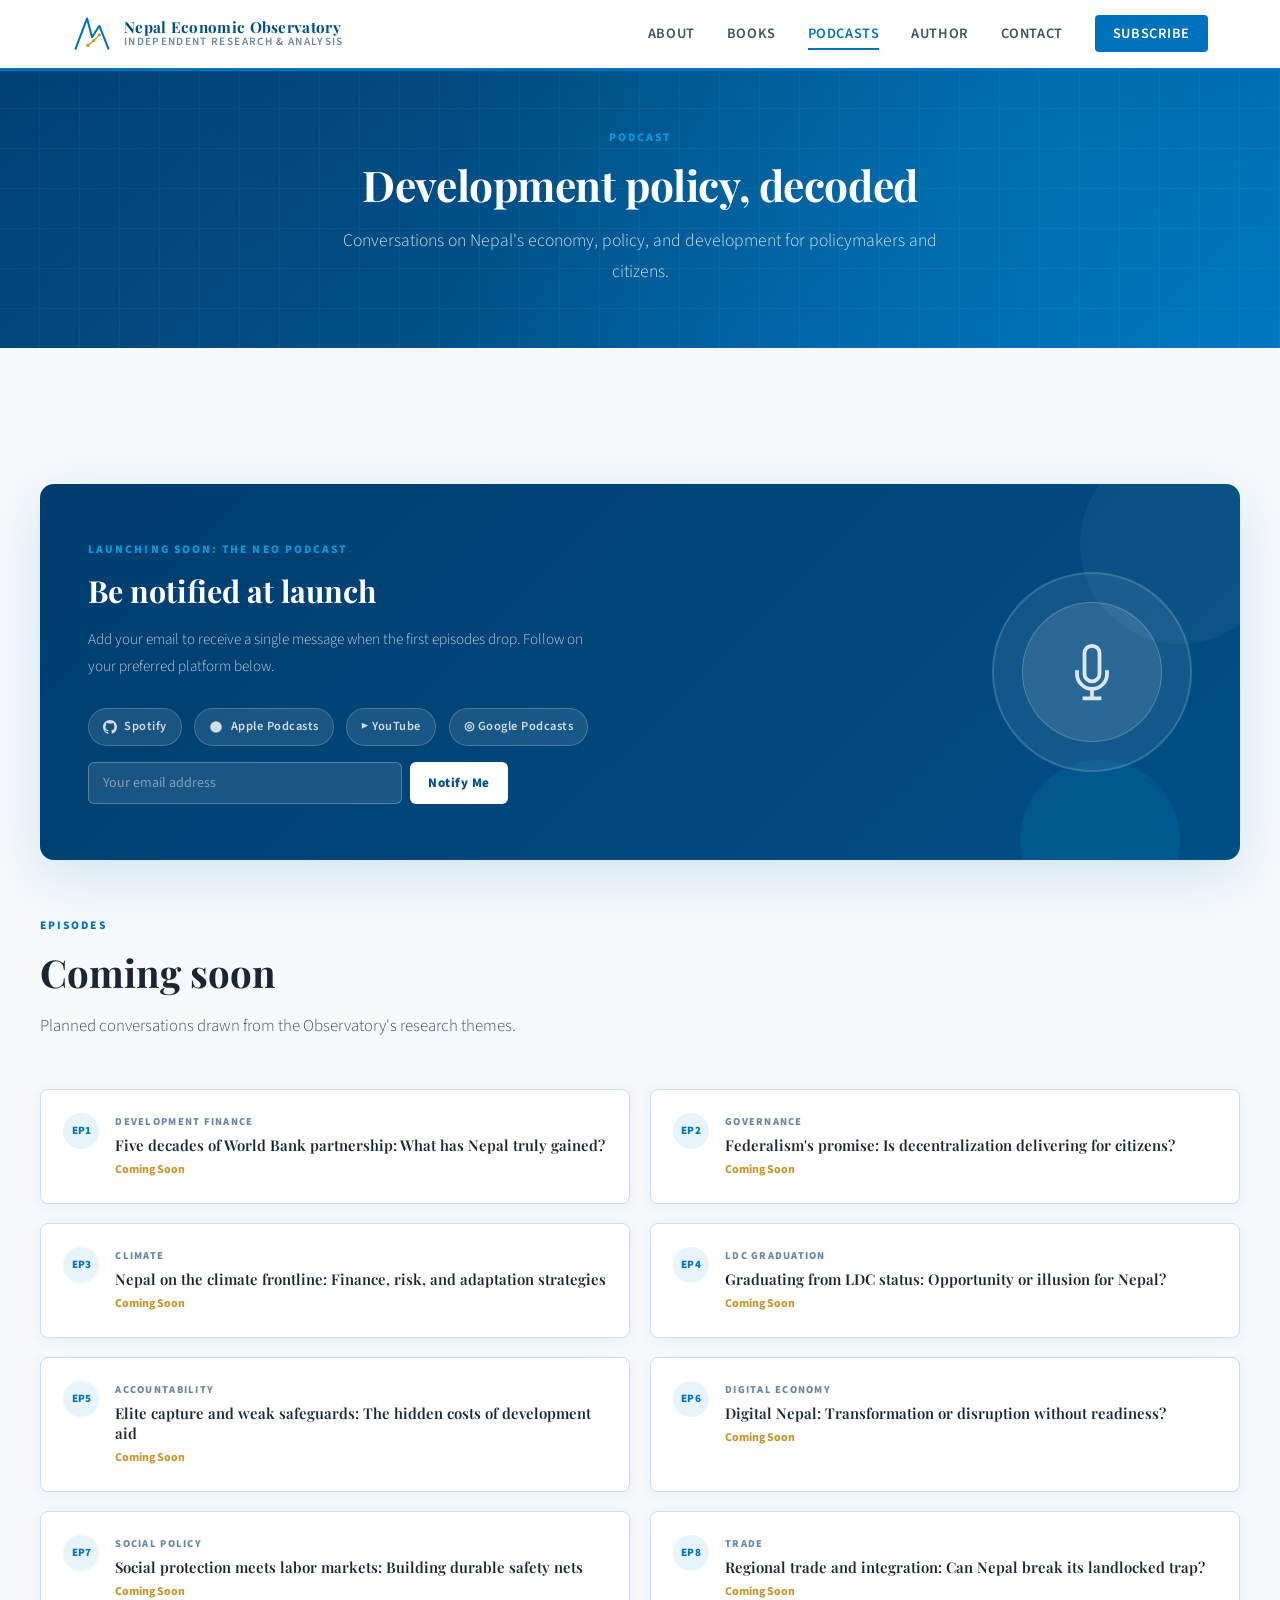
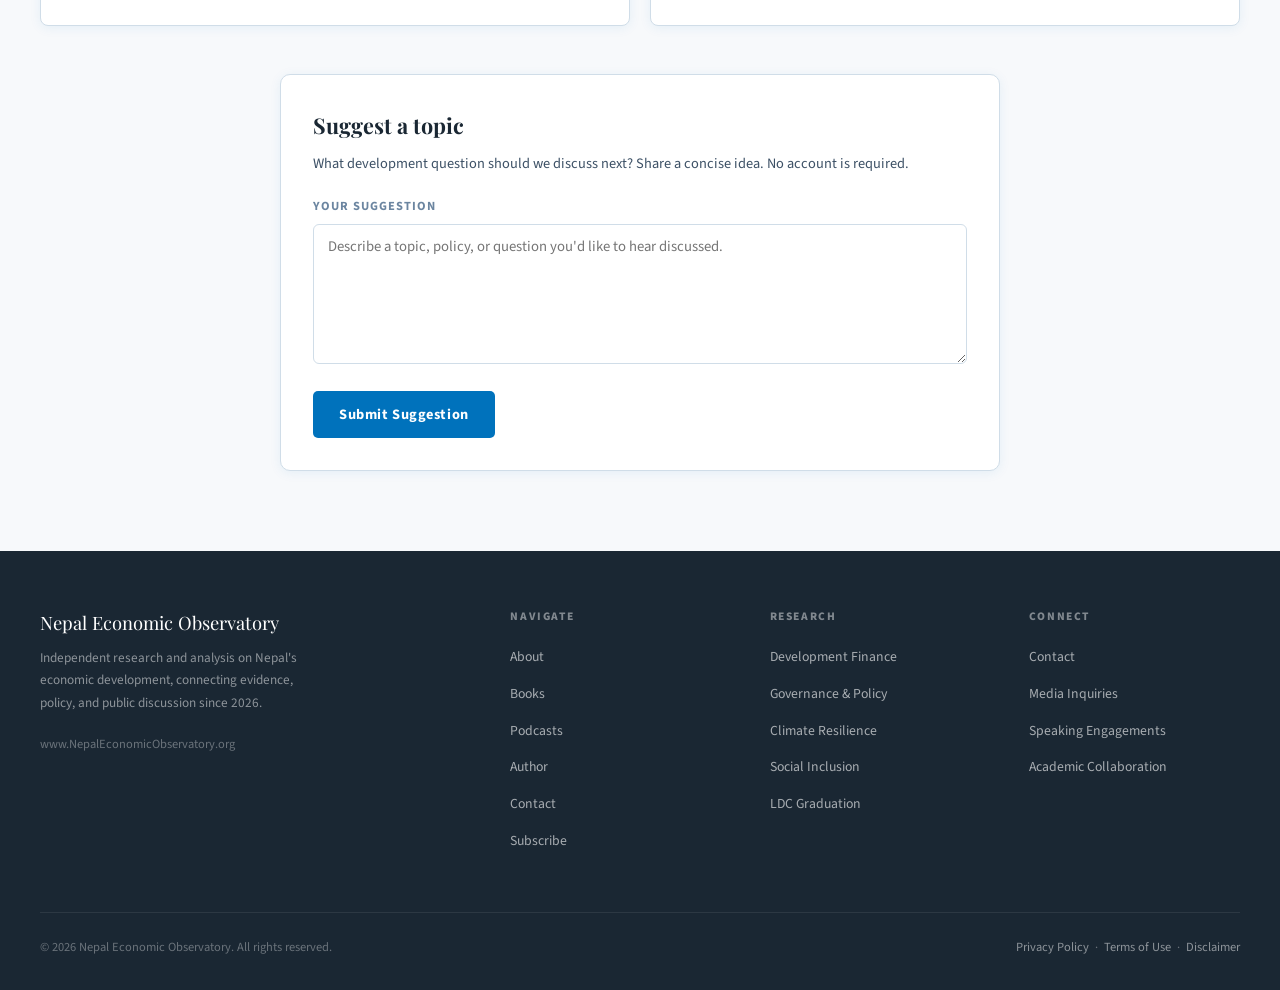
<file: podcasts.html>
<!DOCTYPE html>
<html lang="en">
<head>
  <meta charset="UTF-8" />
  <meta name="viewport" content="width=device-width, initial-scale=1.0" />
  <meta name="description" content="The NEO Podcast will present development policy conversations on Nepal's economy." />
  <meta property="og:title" content="NEO Podcast: Development Policy, Decoded" />
  <meta property="og:description" content="Conversations on Nepal's economy, policy, and development for policymakers and citizens." />
  <link rel="canonical" href="https://www.nepaleconomicobservatory.org/podcasts.html" />
  <meta property="og:type" content="website" />
  <meta property="og:site_name" content="Nepal Economic Observatory" />
  <meta property="og:image" content="https://www.nepaleconomicobservatory.org/og-image.png" />
  <meta name="twitter:card" content="summary_large_image" />
  <meta name="twitter:site" content="@nepaleconomicobs" />
  <meta name="twitter:image" content="https://www.nepaleconomicobservatory.org/og-image.png" />
  <title>Podcasts | Nepal Economic Observatory</title>
  <link rel="icon" type="image/svg+xml" href="/images/neo-favicon.svg" />
  <link rel="apple-touch-icon" href="/images/neo-favicon.svg" />
  <link rel="preconnect" href="https://fonts.googleapis.com" />
  <link rel="preconnect" href="https://fonts.gstatic.com" crossorigin />
  <link href="https://fonts.googleapis.com/css2?family=Playfair+Display:wght@400;600;700&family=Source+Sans+3:wght@300;400;600;700&family=Libre+Baskerville:ital,wght@0,400;0,700;1,400&display=swap" rel="stylesheet" />
  <link rel="stylesheet" href="css/styles.css" />
  <script src="js/main.js" defer></script>
</head>
<body>

<nav aria-label="Main navigation">
  <div class="nav-inner">
    <a href="index.html" class="nav-logo" aria-label="Nepal Economic Observatory home">
      <div class="nav-logo-emblem">
        <svg width="36" height="36" viewBox="0 0 44 44" fill="none" xmlns="http://www.w3.org/2000/svg" aria-hidden="true">
          <polyline points="2,40 16,3 22,26 31,12 42,40" fill="none" stroke="#0072BC" stroke-width="2.5" stroke-linejoin="round" stroke-linecap="round"/>
          <polyline points="17,36 24,30 31,23" fill="none" stroke="#C8922A" stroke-width="1.5" stroke-linecap="round" stroke-linejoin="round"/>
          <circle cx="17" cy="36" r="2" fill="#C8922A"/>
          <circle cx="24" cy="30" r="2" fill="#C8922A"/>
          <circle cx="31" cy="23" r="2" fill="#C8922A"/>
        </svg>
      </div>
      <div class="nav-logo-text">
        <div class="top">Nepal Economic Observatory</div>
        <div class="sub">Independent Research &amp; Analysis</div>
      </div>
    </a>
    <button type="button" class="nav-toggle" aria-label="Open menu" aria-expanded="false">☰</button>
    <ul class="nav-links">
      <li><a href="about.html" data-nav="about">About</a></li>
      <li><a href="books.html" data-nav="books">Books</a></li>
      <li><a href="podcasts.html" data-nav="podcasts">Podcasts</a></li>
      <li><a href="author.html" data-nav="author">Author</a></li>
      <li><a href="contact.html" data-nav="contact">Contact</a></li>
      <li><a href="index.html#newsletter" class="nav-cta" data-nav="subscribe">Subscribe</a></li>
    </ul>
  </div>
</nav>

<main>
<section class="hero hero--page">
  <div class="hero-pattern"></div>
  <div class="hero-inner">
    <div class="hero-content">
      <span class="section-label">Podcast</span>
      <h1>Development policy, decoded</h1>
      <p class="hero-desc">
        Conversations on Nepal's economy, policy, and development for policymakers and citizens.
      </p>
    </div>
  </div>
</section>

<section class="page-main page-main--muted">
  <div class="section-inner" style="padding-top:3.5rem;">

    <div class="podcast-coming-banner" style="margin-bottom:0;">
      <div>
        <div class="podcast-label">Launching soon: The NEO Podcast</div>
        <h2 class="podcast-banner-title">Be notified at launch</h2>
        <p class="podcast-banner-desc">
          Add your email to receive a single message when the first episodes drop. Follow on your preferred platform below.
        </p>
        <div class="podcast-platforms">
          <span class="platform-badge">
            <svg width="14" height="14" fill="currentColor" viewBox="0 0 24 24" aria-hidden="true"><path d="M12 0C5.374 0 0 5.373 0 12c0 5.303 3.438 9.8 8.207 11.387.599.111.793-.261.793-.577v-2.234c-3.338.726-4.033-1.416-4.033-1.416-.546-1.387-1.333-1.756-1.333-1.756-1.089-.745.083-.729.083-.729 1.205.084 1.839 1.237 1.839 1.237 1.07 1.834 2.807 1.304 3.492.997.107-.775.418-1.305.762-1.604-2.665-.305-5.467-1.334-5.467-5.931 0-1.311.469-2.381 1.236-3.221-.124-.303-.535-1.524.117-3.176 0 0 1.008-.322 3.301 1.23A11.509 11.509 0 0 1 12 5.803c1.02.005 2.047.138 3.006.404 2.291-1.552 3.297-1.23 3.297-1.23.653 1.653.242 2.874.118 3.176.77.84 1.235 1.911 1.235 3.221 0 4.609-2.807 5.624-5.479 5.921.43.372.823 1.102.823 2.222v3.293c0 .319.192.694.801.576C20.566 21.797 24 17.3 24 12c0-6.627-5.373-12-12-12z"/></svg>
            Spotify
          </span>
          <span class="platform-badge">
            <svg width="14" height="14" fill="currentColor" viewBox="0 0 24 24" aria-hidden="true"><circle cx="12" cy="12" r="10"/></svg>
            Apple Podcasts
          </span>
          <span class="platform-badge">▶ YouTube</span>
          <span class="platform-badge">◎ Google Podcasts</span>
        </div>
        <form class="podcast-banner-form podcast-launch-notify" action="#" method="post">
          <label class="sr-only" for="podcast-launch-email">Email for launch notification</label>
          <input id="podcast-launch-email" name="email" type="email" autocomplete="email" placeholder="Your email address" />
          <button type="submit">Notify Me</button>
        </form>
      </div>
      <div class="podcast-visual">
        <div class="podcast-visual-inner">
          <svg viewBox="0 0 24 24" fill="none" stroke="currentColor" stroke-width="1.5" aria-hidden="true">
            <path d="M12 18.75a6 6 0 0 0 6-6v-1.5m-6 7.5a6 6 0 0 1-6-6v-1.5m6 7.5v3.75m-3.75 0h7.5M12 15.75a3 3 0 0 1-3-3V4.5a3 3 0 1 1 6 0v8.25a3 3 0 0 1-3 3z"/>
          </svg>
        </div>
      </div>
    </div>

    <span class="section-label" style="margin-top:3.5rem;">Episodes</span>
    <h2 class="section-title">Coming soon</h2>
    <p class="section-subtitle">Planned conversations drawn from the Observatory's research themes.</p>

    <div class="episode-list">
      <div class="episode-card">
        <div class="episode-num">EP1</div>
        <div class="episode-info">
          <div class="episode-tag">Development Finance</div>
          <div class="episode-title">Five decades of World Bank partnership: What has Nepal truly gained?</div>
          <div class="episode-coming">Coming Soon</div>
        </div>
      </div>
      <div class="episode-card">
        <div class="episode-num">EP2</div>
        <div class="episode-info">
          <div class="episode-tag">Governance</div>
          <div class="episode-title">Federalism's promise: Is decentralization delivering for citizens?</div>
          <div class="episode-coming">Coming Soon</div>
        </div>
      </div>
      <div class="episode-card">
        <div class="episode-num">EP3</div>
        <div class="episode-info">
          <div class="episode-tag">Climate</div>
          <div class="episode-title">Nepal on the climate frontline: Finance, risk, and adaptation strategies</div>
          <div class="episode-coming">Coming Soon</div>
        </div>
      </div>
      <div class="episode-card">
        <div class="episode-num">EP4</div>
        <div class="episode-info">
          <div class="episode-tag">LDC Graduation</div>
          <div class="episode-title">Graduating from LDC status: Opportunity or illusion for Nepal?</div>
          <div class="episode-coming">Coming Soon</div>
        </div>
      </div>
      <div class="episode-card">
        <div class="episode-num">EP5</div>
        <div class="episode-info">
          <div class="episode-tag">Accountability</div>
          <div class="episode-title">Elite capture and weak safeguards: The hidden costs of development aid</div>
          <div class="episode-coming">Coming Soon</div>
        </div>
      </div>
      <div class="episode-card">
        <div class="episode-num">EP6</div>
        <div class="episode-info">
          <div class="episode-tag">Digital Economy</div>
          <div class="episode-title">Digital Nepal: Transformation or disruption without readiness?</div>
          <div class="episode-coming">Coming Soon</div>
        </div>
      </div>
      <div class="episode-card">
        <div class="episode-num">EP7</div>
        <div class="episode-info">
          <div class="episode-tag">Social Policy</div>
          <div class="episode-title">Social protection meets labor markets: Building durable safety nets</div>
          <div class="episode-coming">Coming Soon</div>
        </div>
      </div>
      <div class="episode-card">
        <div class="episode-num">EP8</div>
        <div class="episode-info">
          <div class="episode-tag">Trade</div>
          <div class="episode-title">Regional trade and integration: Can Nepal break its landlocked trap?</div>
          <div class="episode-coming">Coming Soon</div>
        </div>
      </div>
    </div>

    <div class="suggest-topic-box">
      <h2>Suggest a topic</h2>
      <p>What development question should we discuss next? Share a concise idea. No account is required.</p>
      <form id="suggest-topic-form" action="#" method="post">
        <div class="form-group">
          <label for="suggest-topic-text">Your suggestion</label>
          <textarea id="suggest-topic-text" name="topic" required placeholder="Describe a topic, policy, or question you'd like to hear discussed."></textarea>
        </div>
        <button type="submit" class="btn btn-primary">Submit Suggestion</button>
      </form>
      <div id="suggest-thankyou" class="suggest-thankyou" role="status">Thank you. We read every suggestion when planning future episodes.</div>
    </div>
  </div>
</section>
</main>

<footer>
  <div class="footer-inner">
    <div class="footer-grid">
      <div>
        <div class="footer-brand-name">Nepal Economic Observatory</div>
        <p class="footer-brand-desc">
          Independent research and analysis on Nepal's economic development,
          connecting evidence, policy, and public discussion since 2026.
        </p>
        <div style="font-size:0.78rem; color: rgba(255,255,255,0.35);">
          www.NepalEconomicObservatory.org
        </div>
      </div>
      <div>
        <div class="footer-col-title">Navigate</div>
        <ul class="footer-links">
          <li><a href="about.html">About</a></li>
          <li><a href="books.html">Books</a></li>
          <li><a href="podcasts.html">Podcasts</a></li>
          <li><a href="author.html">Author</a></li>
          <li><a href="contact.html">Contact</a></li>
          <li><a href="index.html#newsletter">Subscribe</a></li>
        </ul>
      </div>
      <div>
        <div class="footer-col-title">Research</div>
        <ul class="footer-links">
          <li><a href="#">Development Finance</a></li>
          <li><a href="#">Governance &amp; Policy</a></li>
          <li><a href="#">Climate Resilience</a></li>
          <li><a href="#">Social Inclusion</a></li>
          <li><a href="#">LDC Graduation</a></li>
        </ul>
      </div>
      <div>
        <div class="footer-col-title">Connect</div>
        <ul class="footer-links">
          <li><a href="contact.html">Contact</a></li>
          <li><a href="#">Media Inquiries</a></li>
          <li><a href="#">Speaking Engagements</a></li>
          <li><a href="#">Academic Collaboration</a></li>
        </ul>
      </div>
    </div>
    <hr class="footer-divider" />
    <div class="footer-bottom">
      <span>© 2026 Nepal Economic Observatory. All rights reserved.</span>
      <span>
        <a href="#">Privacy Policy</a> &nbsp;·&nbsp;
        <a href="#">Terms of Use</a> &nbsp;·&nbsp;
        <a href="#">Disclaimer</a>
      </span>
    </div>
  </div>
</footer>

<button type="button" class="back-to-top" aria-label="Back to top">↑</button>

<script>
(function () {
  var p = (window.location.pathname || '').replace(/\\/g, '/').toLowerCase();
  var keys = { about: /about\.html$/i, books: /(books|world-bank-in-nepal)\.html$/i, podcasts: /podcasts\.html$/i, author: /author\.html$/i, contact: /contact\.html$/i };
  document.querySelectorAll('.nav-links a[data-nav]').forEach(function (a) {
    var k = a.getAttribute('data-nav');
    if (!k || k === 'subscribe') return;
    if (keys[k] && keys[k].test(p)) a.classList.add('active');
  });
})();
</script>
</body>
</html>
</file>
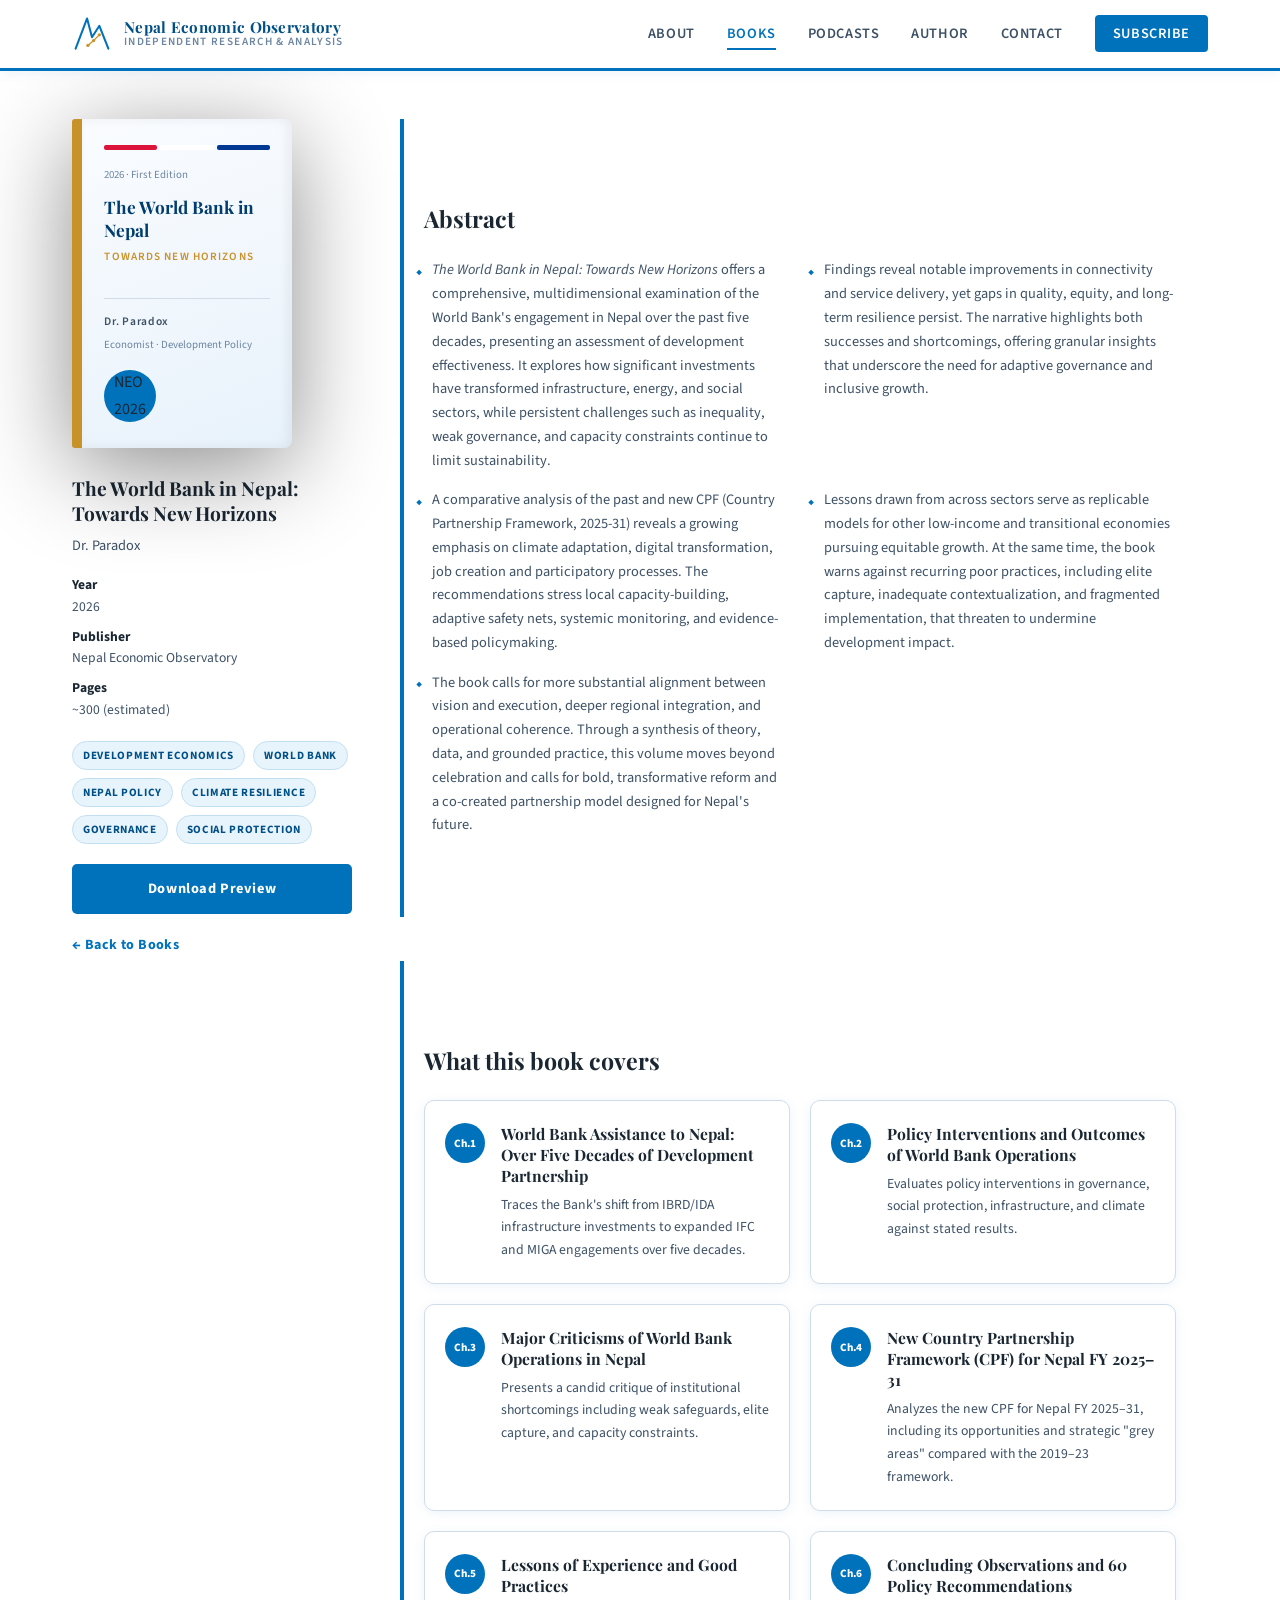
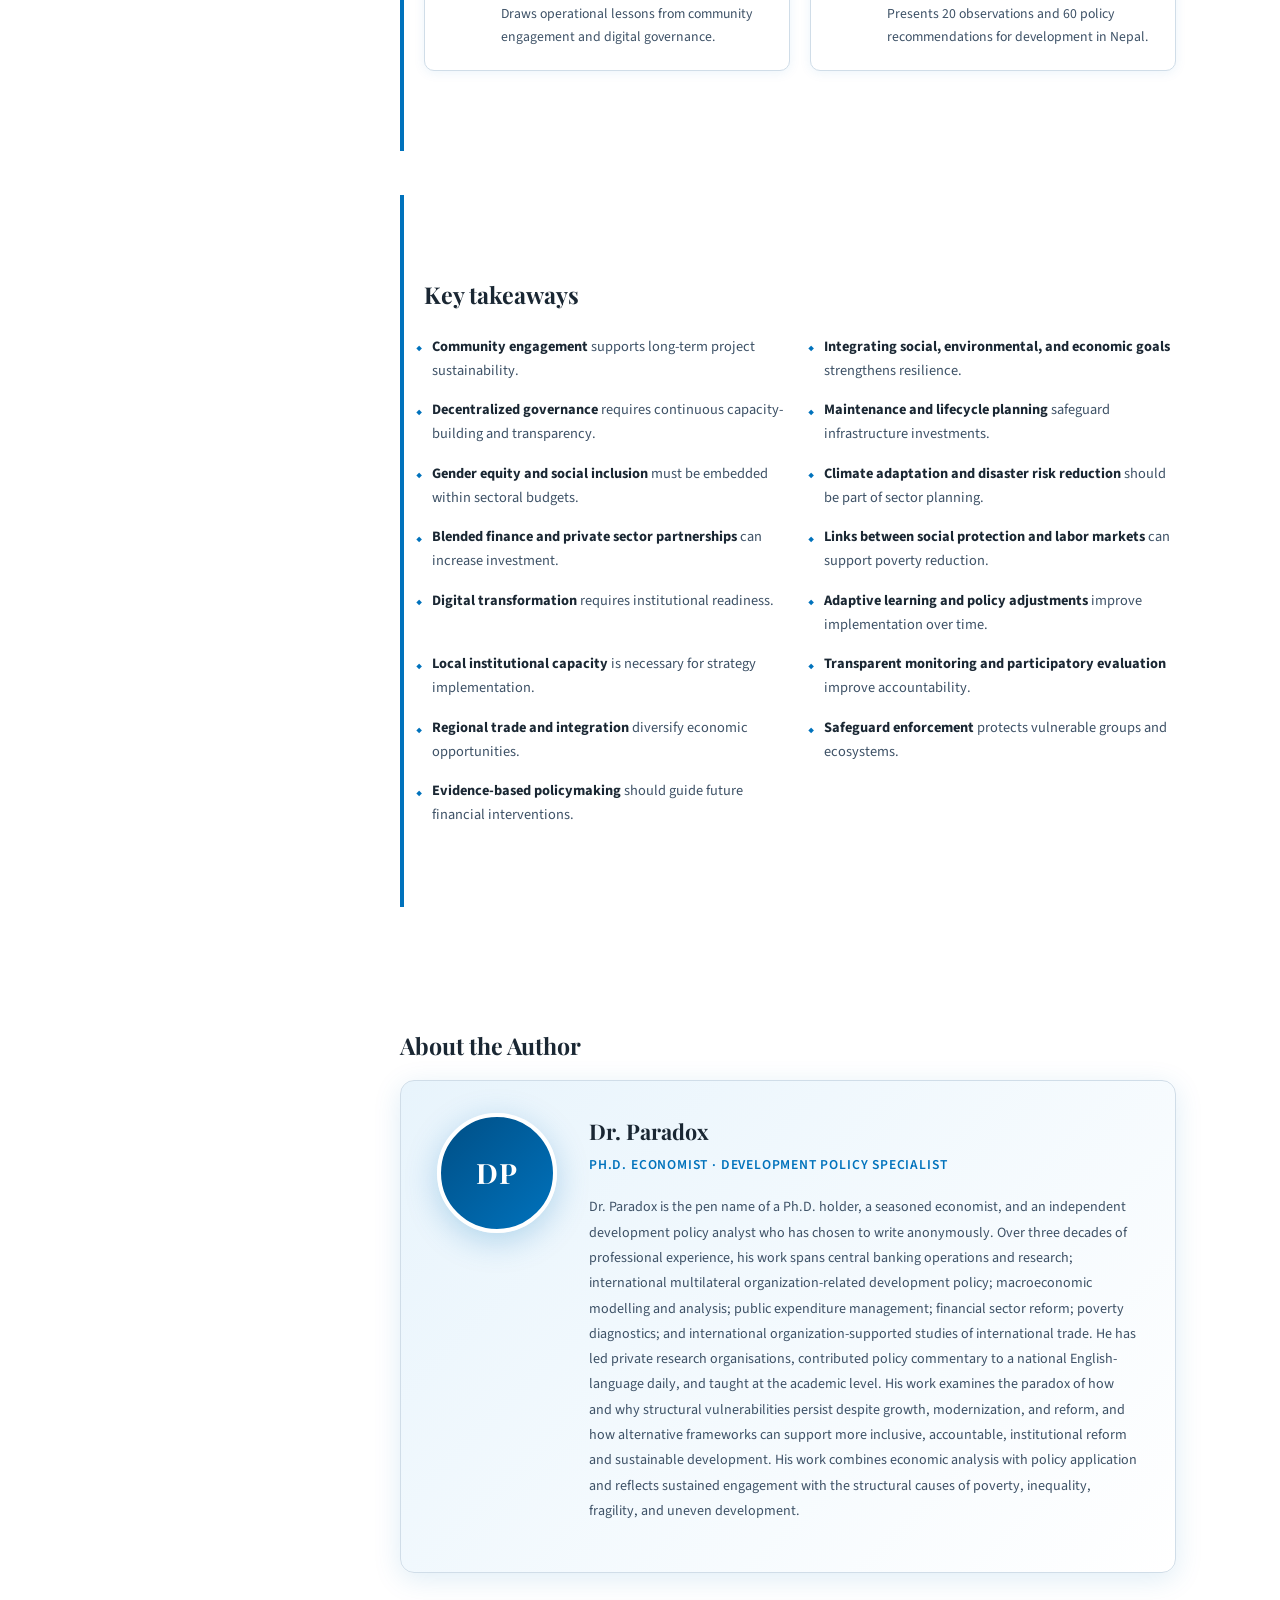
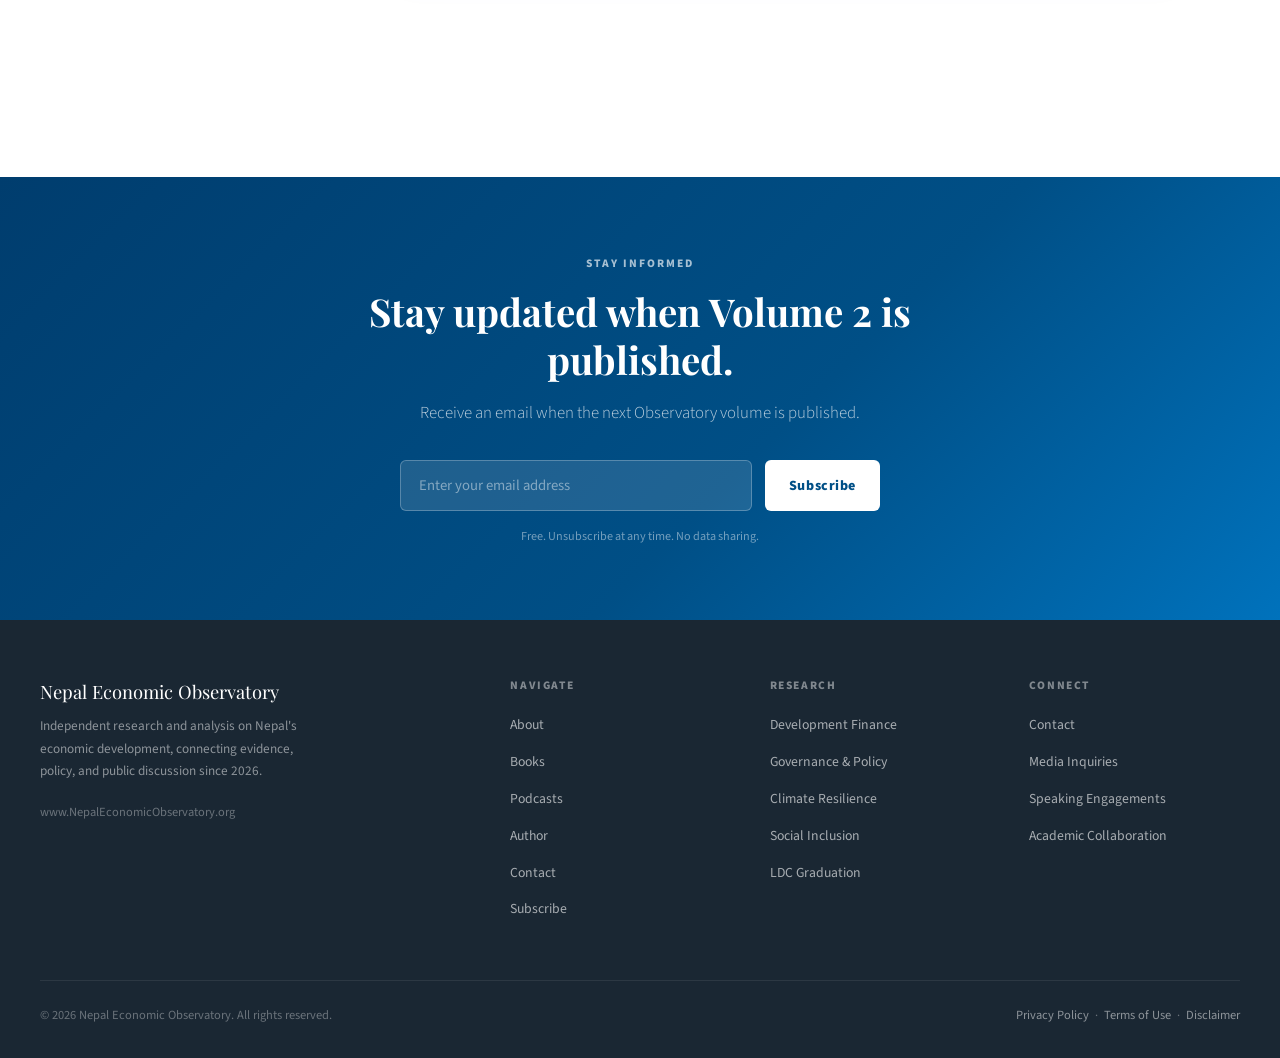
<file: world-bank-in-nepal.html>
<!DOCTYPE html>
<html lang="en">
<head>
  <meta charset="UTF-8" />
  <meta name="viewport" content="width=device-width, initial-scale=1.0" />
  <meta name="description" content="The World Bank in Nepal: Towards New Horizons, with an abstract, chapter overview, and findings from the Nepal Economic Observatory's 2026 flagship volume." />
  <meta property="og:title" content="The World Bank in Nepal: Towards New Horizons" />
  <meta property="og:description" content="A five-decade assessment of World Bank engagement in Nepal, including achievements, criticism, and 60 policy recommendations." />
  <link rel="canonical" href="https://www.nepaleconomicobservatory.org/world-bank-in-nepal.html" />
  <meta property="og:type" content="website" />
  <meta property="og:site_name" content="Nepal Economic Observatory" />
  <meta property="og:image" content="https://www.nepaleconomicobservatory.org/og-image.png" />
  <meta name="twitter:card" content="summary_large_image" />
  <meta name="twitter:site" content="@nepaleconomicobs" />
  <meta name="twitter:image" content="https://www.nepaleconomicobservatory.org/og-image.png" />
  <title>The World Bank in Nepal | Nepal Economic Observatory</title>
  <link rel="icon" type="image/svg+xml" href="/images/neo-favicon.svg" />
  <link rel="apple-touch-icon" href="/images/neo-favicon.svg" />
  <link rel="preconnect" href="https://fonts.googleapis.com" />
  <link rel="preconnect" href="https://fonts.gstatic.com" crossorigin />
  <link href="https://fonts.googleapis.com/css2?family=Playfair+Display:wght@400;600;700&family=Source+Sans+3:wght@300;400;600;700&family=Libre+Baskerville:ital,wght@0,400;0,700;1,400&display=swap" rel="stylesheet" />
  <link rel="stylesheet" href="css/styles.css" />
  <script src="js/main.js" defer></script>
  <script type="application/ld+json">
  {
    "@context": "https://schema.org",
    "@type": "Book",
    "name": "The World Bank in Nepal: Towards New Horizons",
    "author": {
      "@type": "Person",
      "name": "Dr. Paradox"
    },
    "datePublished": "2026",
    "publisher": {
      "@type": "Organization",
      "name": "Nepal Economic Observatory"
    },
    "description": "An examination of the World Bank's engagement in Nepal over five decades, including development results, institutional limits, and policy options.",
    "inLanguage": "en",
    "genre": ["Development Economics", "Public Policy", "South Asian Studies"],
    "url": "https://www.nepaleconomicobservatory.org/world-bank-in-nepal.html"
  }
  </script>
</head>
<body>

<nav aria-label="Main navigation">
  <div class="nav-inner">
    <a href="index.html" class="nav-logo" aria-label="Nepal Economic Observatory home">
      <div class="nav-logo-emblem">
        <svg width="36" height="36" viewBox="0 0 44 44" fill="none" xmlns="http://www.w3.org/2000/svg" aria-hidden="true">
          <polyline points="2,40 16,3 22,26 31,12 42,40" fill="none" stroke="#0072BC" stroke-width="2.5" stroke-linejoin="round" stroke-linecap="round"/>
          <polyline points="17,36 24,30 31,23" fill="none" stroke="#C8922A" stroke-width="1.5" stroke-linecap="round" stroke-linejoin="round"/>
          <circle cx="17" cy="36" r="2" fill="#C8922A"/>
          <circle cx="24" cy="30" r="2" fill="#C8922A"/>
          <circle cx="31" cy="23" r="2" fill="#C8922A"/>
        </svg>
      </div>
      <div class="nav-logo-text">
        <div class="top">Nepal Economic Observatory</div>
        <div class="sub">Independent Research &amp; Analysis</div>
      </div>
    </a>
    <button type="button" class="nav-toggle" aria-label="Open menu" aria-expanded="false">☰</button>
    <ul class="nav-links">
      <li><a href="about.html" data-nav="about">About</a></li>
      <li><a href="books.html" data-nav="books">Books</a></li>
      <li><a href="podcasts.html" data-nav="podcasts">Podcasts</a></li>
      <li><a href="author.html" data-nav="author">Author</a></li>
      <li><a href="contact.html" data-nav="contact">Contact</a></li>
      <li><a href="index.html#newsletter" class="nav-cta" data-nav="subscribe">Subscribe</a></li>
    </ul>
  </div>
</nav>

<main>
<div class="book-detail-layout">
  <aside class="book-sidebar" aria-label="Book details">
    <div class="hero-book-wrapper" style="justify-content:flex-start;">
      <div class="book-cover">
        <div class="book-cover-inner">
          <div>
            <div class="book-cover-flag">
              <div class="flag-stripe" style="background:#DC143C;"></div>
              <div class="flag-stripe" style="background:#FFFFFF;"></div>
              <div class="flag-stripe" style="background:#003893;"></div>
            </div>
            <div class="book-cover-year">2026 · First Edition</div>
            <div style="height:12px;"></div>
            <div class="book-cover-title">The World Bank in Nepal</div>
            <div class="book-cover-subtitle">Towards New Horizons</div>
          </div>
          <div>
            <div class="book-cover-divider"></div>
            <div class="book-cover-author">Dr. Paradox</div>
            <div class="book-cover-year">Economist · Development Policy</div>
            <div style="height:16px;"></div>
            <div class="book-cover-seal">
              <span>NEO<br/>2026</span>
            </div>
          </div>
        </div>
      </div>
    </div>
    <div class="book-sidebar-meta">
      <h2>The World Bank in Nepal: Towards New Horizons</h2>
      <p class="book-sidebar-author">Dr. Paradox</p>
      <dl class="book-sidebar-dl">
        <dt>Year</dt>
        <dd>2026</dd>
        <dt>Publisher</dt>
        <dd>Nepal Economic Observatory</dd>
        <dt>Pages</dt>
        <dd>~300 (estimated)</dd>
      </dl>
      <div class="book-card-tags">
        <span class="tag">Development Economics</span>
        <span class="tag">World Bank</span>
        <span class="tag">Nepal Policy</span>
        <span class="tag">Climate Resilience</span>
        <span class="tag">Governance</span>
        <span class="tag">Social Protection</span>
      </div>
      <a class="btn btn-primary btn-block" href="#">Download Preview</a>
      <a class="back-link" href="books.html">← Back to Books</a>
    </div>
  </aside>

  <article class="book-detail-main">
    <section class="detail-section" aria-labelledby="abstract-heading">
      <h2 id="abstract-heading">Abstract</h2>
      <ul class="takeaways-grid">
        <li><em>The World Bank in Nepal: Towards New Horizons</em> offers a comprehensive, multidimensional examination of the World Bank's engagement in Nepal over the past five decades, presenting an assessment of development effectiveness. It explores how significant investments have transformed infrastructure, energy, and social sectors, while persistent challenges such as inequality, weak governance, and capacity constraints continue to limit sustainability.</li>
        <li>Findings reveal notable improvements in connectivity and service delivery, yet gaps in quality, equity, and long-term resilience persist. The narrative highlights both successes and shortcomings, offering granular insights that underscore the need for adaptive governance and inclusive growth.</li>
        <li>A comparative analysis of the past and new CPF (Country Partnership Framework, 2025-31) reveals a growing emphasis on climate adaptation, digital transformation, job creation and participatory processes. The recommendations stress local capacity-building, adaptive safety nets, systemic monitoring, and evidence-based policymaking.</li>
        <li>Lessons drawn from across sectors serve as replicable models for other low-income and transitional economies pursuing equitable growth. At the same time, the book warns against recurring poor practices, including elite capture, inadequate contextualization, and fragmented implementation, that threaten to undermine development impact.</li>
        <li>The book calls for more substantial alignment between vision and execution, deeper regional integration, and operational coherence. Through a synthesis of theory, data, and grounded practice, this volume moves beyond celebration and calls for bold, transformative reform and a co-created partnership model designed for Nepal's future.</li>
      </ul>
    </section>

    <section class="detail-section" aria-labelledby="covers-heading">
      <h2 id="covers-heading">What this book covers</h2>
      <div class="chapter-cards-grid">
        <div class="chapter-card">
          <div class="chapter-badge">Ch.1</div>
          <div class="chapter-card-body">
            <h3>World Bank Assistance to Nepal: Over Five Decades of Development Partnership</h3>
            <p>Traces the Bank's shift from IBRD/IDA infrastructure investments to expanded IFC and MIGA engagements over five decades.</p>
          </div>
        </div>
        <div class="chapter-card">
          <div class="chapter-badge">Ch.2</div>
          <div class="chapter-card-body">
            <h3>Policy Interventions and Outcomes of World Bank Operations</h3>
            <p>Evaluates policy interventions in governance, social protection, infrastructure, and climate against stated results.</p>
          </div>
        </div>
        <div class="chapter-card">
          <div class="chapter-badge">Ch.3</div>
          <div class="chapter-card-body">
            <h3>Major Criticisms of World Bank Operations in Nepal</h3>
            <p>Presents a candid critique of institutional shortcomings including weak safeguards, elite capture, and capacity constraints.</p>
          </div>
        </div>
        <div class="chapter-card">
          <div class="chapter-badge">Ch.4</div>
          <div class="chapter-card-body">
            <h3>New Country Partnership Framework (CPF) for Nepal FY 2025–31</h3>
            <p>Analyzes the new CPF for Nepal FY 2025–31, including its opportunities and strategic "grey areas" compared with the 2019–23 framework.</p>
          </div>
        </div>
        <div class="chapter-card">
          <div class="chapter-badge">Ch.5</div>
          <div class="chapter-card-body">
            <h3>Lessons of Experience and Good Practices</h3>
            <p>Draws operational lessons from community engagement and digital governance.</p>
          </div>
        </div>
        <div class="chapter-card">
          <div class="chapter-badge">Ch.6</div>
          <div class="chapter-card-body">
            <h3>Concluding Observations and 60 Policy Recommendations</h3>
            <p>Presents 20 observations and 60 policy recommendations for development in Nepal.</p>
          </div>
        </div>
      </div>
    </section>

    <section class="detail-section" aria-labelledby="takeaways-heading">
      <h2 id="takeaways-heading">Key takeaways</h2>
      <ul class="takeaways-grid">
        <li><strong>Community engagement</strong> supports long-term project sustainability.</li>
        <li><strong>Integrating social, environmental, and economic goals</strong> strengthens resilience.</li>
        <li><strong>Decentralized governance</strong> requires continuous capacity-building and transparency.</li>
        <li><strong>Maintenance and lifecycle planning</strong> safeguard infrastructure investments.</li>
        <li><strong>Gender equity and social inclusion</strong> must be embedded within sectoral budgets.</li>
        <li><strong>Climate adaptation and disaster risk reduction</strong> should be part of sector planning.</li>
        <li><strong>Blended finance and private sector partnerships</strong> can increase investment.</li>
        <li><strong>Links between social protection and labor markets</strong> can support poverty reduction.</li>
        <li><strong>Digital transformation</strong> requires institutional readiness.</li>
        <li><strong>Adaptive learning and policy adjustments</strong> improve implementation over time.</li>
        <li><strong>Local institutional capacity</strong> is necessary for strategy implementation.</li>
        <li><strong>Transparent monitoring and participatory evaluation</strong> improve accountability.</li>
        <li><strong>Regional trade and integration</strong> diversify economic opportunities.</li>
        <li><strong>Safeguard enforcement</strong> protects vulnerable groups and ecosystems.</li>
        <li><strong>Evidence-based policymaking</strong> should guide future financial interventions.</li>
      </ul>
    </section>

    <section class="detail-section" style="border-left:none; padding-left:0;" aria-labelledby="author-heading">
      <h2 id="author-heading" class="section-title" style="margin-bottom:1.25rem;">About the Author</h2>
      <div class="author-card author-card--compact">
        <div>
          <div class="author-avatar">
            <span class="author-avatar-initials">DP</span>
          </div>
        </div>
        <div>
          <div class="author-name">Dr. Paradox</div>
          <div class="author-title-line">Ph.D. Economist · Development Policy Specialist</div>
          <p class="author-bio">
            Dr. Paradox is the pen name of a Ph.D. holder, a seasoned economist, and an independent development policy analyst who has chosen to write anonymously. Over three decades of professional experience, his work spans central banking operations and research; international multilateral organization-related development policy; macroeconomic modelling and analysis; public expenditure management; financial sector reform; poverty diagnostics; and international organization-supported studies of international trade. He has led private research organisations, contributed policy commentary to a national English-language daily, and taught at the academic level. His work examines the paradox of how and why structural vulnerabilities persist despite growth, modernization, and reform, and how alternative frameworks can support more inclusive, accountable, institutional reform and sustainable development. His work combines economic analysis with policy application and reflects sustained engagement with the structural causes of poverty, inequality, fragility, and uneven development.
          </p>
        </div>
      </div>
    </section>
  </article>
</div>

<section class="newsletter-section" id="newsletter">
  <div class="newsletter-inner">
    <span class="section-label">Stay Informed</span>
    <h2 class="section-title">Stay updated when Volume 2 is published.</h2>
    <p class="section-subtitle">
      Receive an email when the next Observatory volume is published.
    </p>
    <form class="newsletter-form" action="#" method="post">
      <label class="sr-only" for="newsletter-email-book">Email address</label>
      <input id="newsletter-email-book" name="email" type="email" autocomplete="email" placeholder="Enter your email address" />
      <button type="submit">Subscribe</button>
    </form>
    <p class="newsletter-note">Free. Unsubscribe at any time. No data sharing.</p>
  </div>
</section>
</main>

<footer>
  <div class="footer-inner">
    <div class="footer-grid">
      <div>
        <div class="footer-brand-name">Nepal Economic Observatory</div>
        <p class="footer-brand-desc">
          Independent research and analysis on Nepal's economic development,
          connecting evidence, policy, and public discussion since 2026.
        </p>
        <div style="font-size:0.78rem; color: rgba(255,255,255,0.35);">
          www.NepalEconomicObservatory.org
        </div>
      </div>
      <div>
        <div class="footer-col-title">Navigate</div>
        <ul class="footer-links">
          <li><a href="about.html">About</a></li>
          <li><a href="books.html">Books</a></li>
          <li><a href="podcasts.html">Podcasts</a></li>
          <li><a href="author.html">Author</a></li>
          <li><a href="contact.html">Contact</a></li>
          <li><a href="index.html#newsletter">Subscribe</a></li>
        </ul>
      </div>
      <div>
        <div class="footer-col-title">Research</div>
        <ul class="footer-links">
          <li><a href="#">Development Finance</a></li>
          <li><a href="#">Governance &amp; Policy</a></li>
          <li><a href="#">Climate Resilience</a></li>
          <li><a href="#">Social Inclusion</a></li>
          <li><a href="#">LDC Graduation</a></li>
        </ul>
      </div>
      <div>
        <div class="footer-col-title">Connect</div>
        <ul class="footer-links">
          <li><a href="contact.html">Contact</a></li>
          <li><a href="#">Media Inquiries</a></li>
          <li><a href="#">Speaking Engagements</a></li>
          <li><a href="#">Academic Collaboration</a></li>
        </ul>
      </div>
    </div>
    <hr class="footer-divider" />
    <div class="footer-bottom">
      <span>© 2026 Nepal Economic Observatory. All rights reserved.</span>
      <span>
        <a href="#">Privacy Policy</a> &nbsp;·&nbsp;
        <a href="#">Terms of Use</a> &nbsp;·&nbsp;
        <a href="#">Disclaimer</a>
      </span>
    </div>
  </div>
</footer>

<button type="button" class="back-to-top" aria-label="Back to top">↑</button>

<script>
(function () {
  var p = (window.location.pathname || '').replace(/\\/g, '/').toLowerCase();
  var keys = { about: /about\.html$/i, books: /(books|world-bank-in-nepal)\.html$/i, podcasts: /podcasts\.html$/i, author: /author\.html$/i, contact: /contact\.html$/i };
  document.querySelectorAll('.nav-links a[data-nav]').forEach(function (a) {
    var k = a.getAttribute('data-nav');
    if (!k || k === 'subscribe') return;
    if (keys[k] && keys[k].test(p)) a.classList.add('active');
  });
})();
</script>
</body>
</html>
</file>
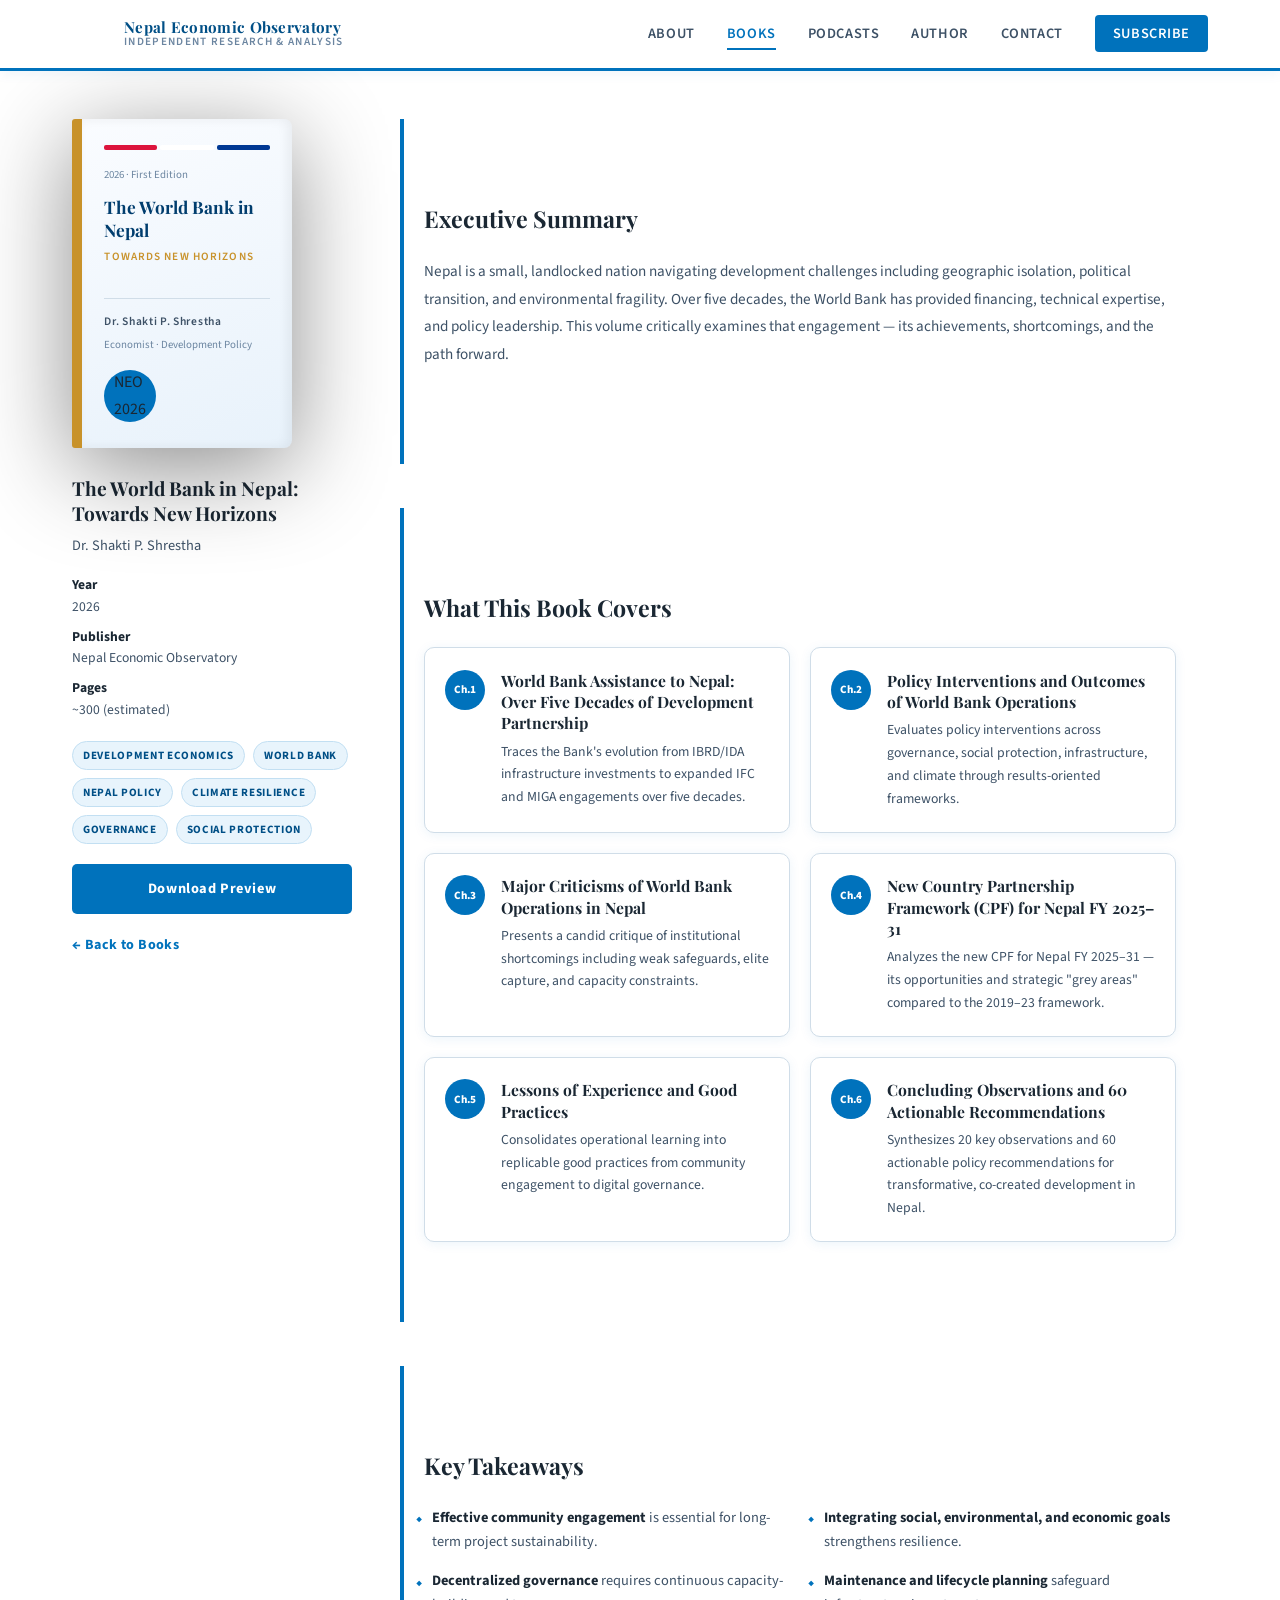
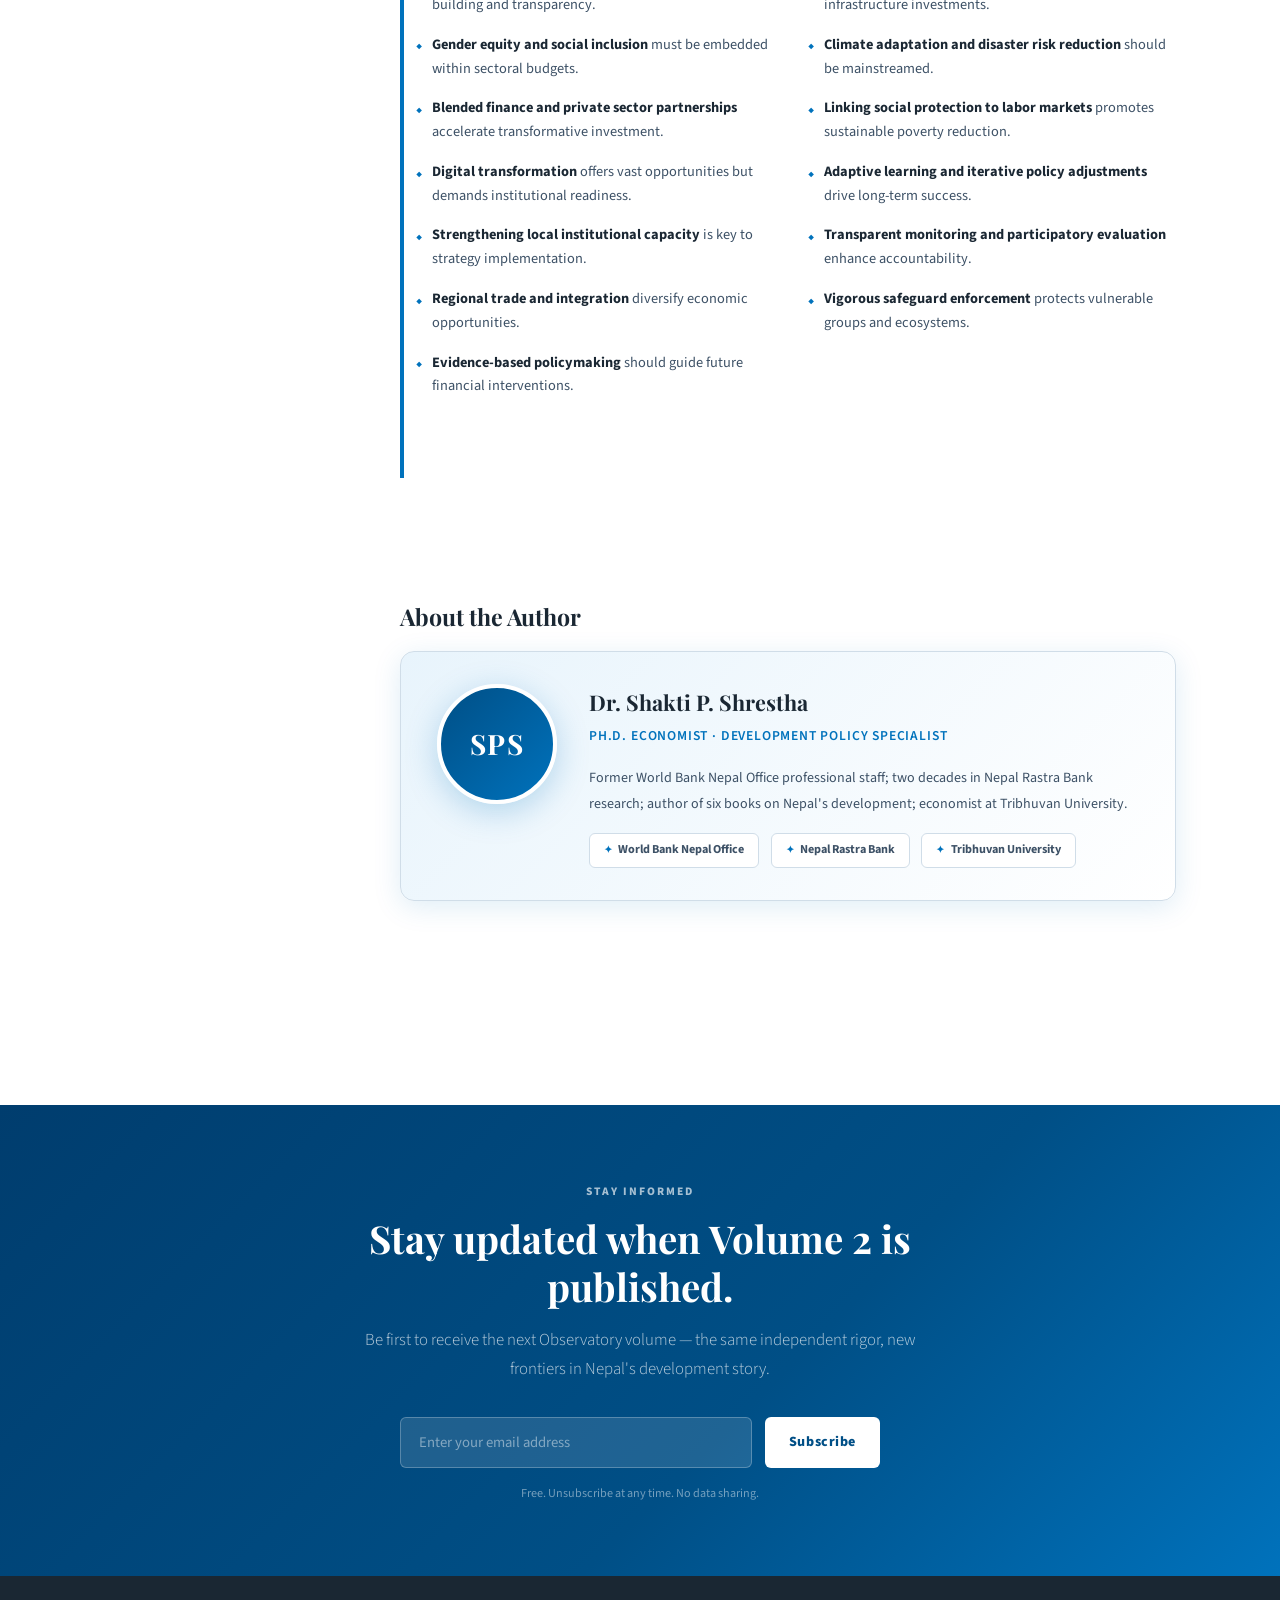
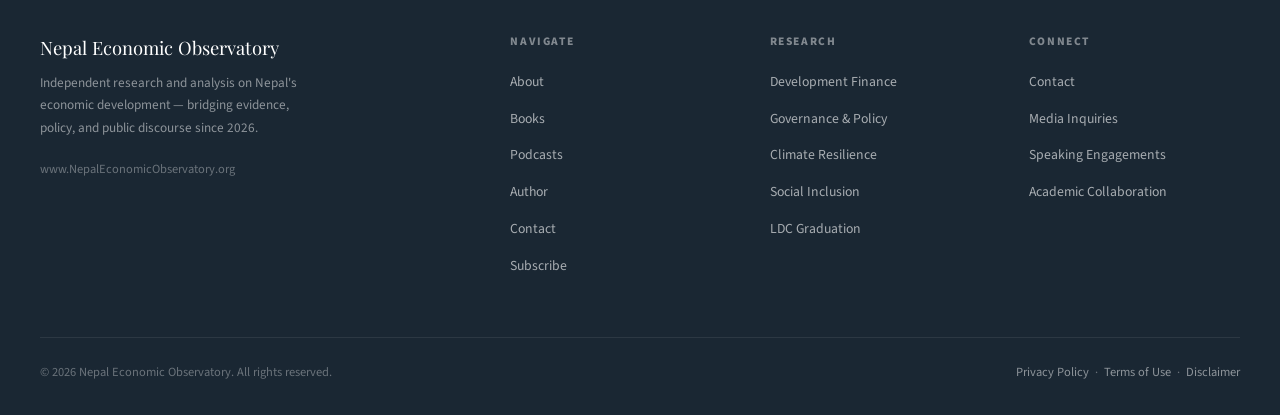
<file: books/world-bank-in-nepal.html>
<!DOCTYPE html>
<html lang="en">
<head>
  <meta charset="UTF-8" />
  <meta name="viewport" content="width=device-width, initial-scale=1.0" />
  <meta name="description" content="The World Bank in Nepal: Towards New Horizons — executive summary, chapter overview, and key takeaways from the Nepal Economic Observatory's 2026 flagship volume." />
  <meta property="og:title" content="The World Bank in Nepal: Towards New Horizons" />
  <meta property="og:description" content="A five-decade assessment of World Bank engagement in Nepal — achievements, critique, and 60 actionable recommendations." />
  <title>The World Bank in Nepal — Nepal Economic Observatory</title>
  <link rel="icon" href="data:image/svg+xml,%3Csvg xmlns='http://www.w3.org/2000/svg' viewBox='0 0 32 32'%3E%3Ccircle cx='16' cy='16' r='15' fill='%230072BC'/%3E%3Ccircle cx='16' cy='16' r='11' fill='none' stroke='white' stroke-width='1.4'/%3E%3Cellipse cx='16' cy='16' rx='5' ry='11' fill='none' stroke='white' stroke-width='1.1'/%3E%3Cline x1='3' y1='16' x2='29' y2='16' stroke='white' stroke-width='1.1'/%3E%3C/svg%3E" />
  <link rel="preconnect" href="https://fonts.googleapis.com" />
  <link rel="preconnect" href="https://fonts.gstatic.com" crossorigin />
  <link href="https://fonts.googleapis.com/css2?family=Playfair+Display:wght@400;600;700&family=Source+Sans+3:wght@300;400;600;700&family=Libre+Baskerville:ital,wght@0,400;0,700;1,400&display=swap" rel="stylesheet" />
  <link rel="stylesheet" href="../css/styles.css" />
  <script src="../js/main.js" defer></script>
</head>
<body>

<nav aria-label="Main navigation">
  <div class="nav-inner">
    <a href="../index.html" class="nav-logo">
      <div class="nav-logo-emblem">
        <svg viewBox="0 0 28 28" fill="none" xmlns="http://www.w3.org/2000/svg" aria-hidden="true">
          <circle cx="14" cy="14" r="12" stroke="white" stroke-width="1.5"/>
          <ellipse cx="14" cy="14" rx="6" ry="12" stroke="white" stroke-width="1.2"/>
          <line x1="2" y1="14" x2="26" y2="14" stroke="white" stroke-width="1.2"/>
          <path d="M5 8 Q14 10 23 8" stroke="white" stroke-width="1" fill="none"/>
          <path d="M5 20 Q14 18 23 20" stroke="white" stroke-width="1" fill="none"/>
        </svg>
      </div>
      <div class="nav-logo-text">
        <div class="top">Nepal Economic Observatory</div>
        <div class="sub">Independent Research &amp; Analysis</div>
      </div>
    </a>
    <button type="button" class="nav-toggle" aria-label="Open menu" aria-expanded="false">☰</button>
    <ul class="nav-links">
      <li><a href="../about/index.html" data-nav="about">About</a></li>
      <li><a href="index.html" data-nav="books">Books</a></li>
      <li><a href="../podcasts/index.html" data-nav="podcasts">Podcasts</a></li>
      <li><a href="../author/index.html" data-nav="author">Author</a></li>
      <li><a href="../contact/index.html" data-nav="contact">Contact</a></li>
      <li><a href="../index.html#newsletter" class="nav-cta" data-nav="subscribe">Subscribe</a></li>
    </ul>
  </div>
</nav>

<main>
<div class="book-detail-layout">
  <aside class="book-sidebar" aria-label="Book details">
    <div class="hero-book-wrapper" style="justify-content:flex-start;">
      <div class="book-cover">
        <div class="book-cover-inner">
          <div>
            <div class="book-cover-flag">
              <div class="flag-stripe" style="background:#DC143C;"></div>
              <div class="flag-stripe" style="background:#FFFFFF;"></div>
              <div class="flag-stripe" style="background:#003893;"></div>
            </div>
            <div class="book-cover-year">2026 · First Edition</div>
            <div style="height:12px;"></div>
            <div class="book-cover-title">The World Bank in Nepal</div>
            <div class="book-cover-subtitle">Towards New Horizons</div>
          </div>
          <div>
            <div class="book-cover-divider"></div>
            <div class="book-cover-author">Dr. Shakti P. Shrestha</div>
            <div class="book-cover-year">Economist · Development Policy</div>
            <div style="height:16px;"></div>
            <div class="book-cover-seal">
              <span>NEO<br/>2026</span>
            </div>
          </div>
        </div>
      </div>
    </div>
    <div class="book-sidebar-meta">
      <h2>The World Bank in Nepal: Towards New Horizons</h2>
      <p class="book-sidebar-author">Dr. Shakti P. Shrestha</p>
      <dl class="book-sidebar-dl">
        <dt>Year</dt>
        <dd>2026</dd>
        <dt>Publisher</dt>
        <dd>Nepal Economic Observatory</dd>
        <dt>Pages</dt>
        <dd>~300 (estimated)</dd>
      </dl>
      <div class="book-card-tags">
        <span class="tag">Development Economics</span>
        <span class="tag">World Bank</span>
        <span class="tag">Nepal Policy</span>
        <span class="tag">Climate Resilience</span>
        <span class="tag">Governance</span>
        <span class="tag">Social Protection</span>
      </div>
      <a class="btn btn-primary btn-block" href="#">Download Preview</a>
      <a class="back-link" href="index.html">← Back to Books</a>
    </div>
  </aside>

  <article class="book-detail-main">
    <section class="detail-section" aria-labelledby="exec-heading">
      <h2 id="exec-heading">Executive Summary</h2>
      <p>
        Nepal is a small, landlocked nation navigating development challenges including geographic isolation, political transition, and environmental fragility. Over five decades, the World Bank has provided financing, technical expertise, and policy leadership. This volume critically examines that engagement — its achievements, shortcomings, and the path forward.
      </p>
    </section>

    <section class="detail-section" aria-labelledby="covers-heading">
      <h2 id="covers-heading">What This Book Covers</h2>
      <div class="chapter-cards-grid">
        <div class="chapter-card">
          <div class="chapter-badge">Ch.1</div>
          <div class="chapter-card-body">
            <h3>World Bank Assistance to Nepal: Over Five Decades of Development Partnership</h3>
            <p>Traces the Bank's evolution from IBRD/IDA infrastructure investments to expanded IFC and MIGA engagements over five decades.</p>
          </div>
        </div>
        <div class="chapter-card">
          <div class="chapter-badge">Ch.2</div>
          <div class="chapter-card-body">
            <h3>Policy Interventions and Outcomes of World Bank Operations</h3>
            <p>Evaluates policy interventions across governance, social protection, infrastructure, and climate through results-oriented frameworks.</p>
          </div>
        </div>
        <div class="chapter-card">
          <div class="chapter-badge">Ch.3</div>
          <div class="chapter-card-body">
            <h3>Major Criticisms of World Bank Operations in Nepal</h3>
            <p>Presents a candid critique of institutional shortcomings including weak safeguards, elite capture, and capacity constraints.</p>
          </div>
        </div>
        <div class="chapter-card">
          <div class="chapter-badge">Ch.4</div>
          <div class="chapter-card-body">
            <h3>New Country Partnership Framework (CPF) for Nepal FY 2025–31</h3>
            <p>Analyzes the new CPF for Nepal FY 2025–31 — its opportunities and strategic "grey areas" compared to the 2019–23 framework.</p>
          </div>
        </div>
        <div class="chapter-card">
          <div class="chapter-badge">Ch.5</div>
          <div class="chapter-card-body">
            <h3>Lessons of Experience and Good Practices</h3>
            <p>Consolidates operational learning into replicable good practices from community engagement to digital governance.</p>
          </div>
        </div>
        <div class="chapter-card">
          <div class="chapter-badge">Ch.6</div>
          <div class="chapter-card-body">
            <h3>Concluding Observations and 60 Actionable Recommendations</h3>
            <p>Synthesizes 20 key observations and 60 actionable policy recommendations for transformative, co-created development in Nepal.</p>
          </div>
        </div>
      </div>
    </section>

    <section class="detail-section" aria-labelledby="takeaways-heading">
      <h2 id="takeaways-heading">Key Takeaways</h2>
      <ul class="takeaways-grid">
        <li><strong>Effective community engagement</strong> is essential for long-term project sustainability.</li>
        <li><strong>Integrating social, environmental, and economic goals</strong> strengthens resilience.</li>
        <li><strong>Decentralized governance</strong> requires continuous capacity-building and transparency.</li>
        <li><strong>Maintenance and lifecycle planning</strong> safeguard infrastructure investments.</li>
        <li><strong>Gender equity and social inclusion</strong> must be embedded within sectoral budgets.</li>
        <li><strong>Climate adaptation and disaster risk reduction</strong> should be mainstreamed.</li>
        <li><strong>Blended finance and private sector partnerships</strong> accelerate transformative investment.</li>
        <li><strong>Linking social protection to labor markets</strong> promotes sustainable poverty reduction.</li>
        <li><strong>Digital transformation</strong> offers vast opportunities but demands institutional readiness.</li>
        <li><strong>Adaptive learning and iterative policy adjustments</strong> drive long-term success.</li>
        <li><strong>Strengthening local institutional capacity</strong> is key to strategy implementation.</li>
        <li><strong>Transparent monitoring and participatory evaluation</strong> enhance accountability.</li>
        <li><strong>Regional trade and integration</strong> diversify economic opportunities.</li>
        <li><strong>Vigorous safeguard enforcement</strong> protects vulnerable groups and ecosystems.</li>
        <li><strong>Evidence-based policymaking</strong> should guide future financial interventions.</li>
      </ul>
    </section>

    <section class="detail-section" style="border-left:none; padding-left:0;" aria-labelledby="author-heading">
      <h2 id="author-heading" class="section-title" style="margin-bottom:1.25rem;">About the Author</h2>
      <div class="author-card author-card--compact">
        <div>
          <div class="author-avatar">
            <span class="author-avatar-initials">SPS</span>
          </div>
        </div>
        <div>
          <div class="author-name">Dr. Shakti P. Shrestha</div>
          <div class="author-title-line">Ph.D. Economist · Development Policy Specialist</div>
          <p class="author-bio">
            Former World Bank Nepal Office professional staff; two decades in Nepal Rastra Bank research; author of six books on Nepal's development; economist at Tribhuvan University.
          </p>
          <div class="author-credentials">
            <span class="credential">World Bank Nepal Office</span>
            <span class="credential">Nepal Rastra Bank</span>
            <span class="credential">Tribhuvan University</span>
          </div>
        </div>
      </div>
    </section>
  </article>
</div>

<section class="newsletter-section" id="newsletter">
  <div class="newsletter-inner">
    <span class="section-label">Stay Informed</span>
    <h2 class="section-title">Stay updated when Volume 2 is published.</h2>
    <p class="section-subtitle">
      Be first to receive the next Observatory volume — the same independent rigor, new frontiers in Nepal's development story.
    </p>
    <form class="newsletter-form" action="#" method="post">
      <label class="sr-only" for="newsletter-email-book">Email address</label>
      <input id="newsletter-email-book" name="email" type="email" autocomplete="email" placeholder="Enter your email address" />
      <button type="submit">Subscribe</button>
    </form>
    <p class="newsletter-note">Free. Unsubscribe at any time. No data sharing.</p>
  </div>
</section>
</main>

<footer>
  <div class="footer-inner">
    <div class="footer-grid">
      <div>
        <div class="footer-brand-name">Nepal Economic Observatory</div>
        <p class="footer-brand-desc">
          Independent research and analysis on Nepal's economic development —
          bridging evidence, policy, and public discourse since 2026.
        </p>
        <div style="font-size:0.78rem; color: rgba(255,255,255,0.35);">
          www.NepalEconomicObservatory.org
        </div>
      </div>
      <div>
        <div class="footer-col-title">Navigate</div>
        <ul class="footer-links">
          <li><a href="../about/index.html">About</a></li>
          <li><a href="index.html">Books</a></li>
          <li><a href="../podcasts/index.html">Podcasts</a></li>
          <li><a href="../author/index.html">Author</a></li>
          <li><a href="../contact/index.html">Contact</a></li>
          <li><a href="../index.html#newsletter">Subscribe</a></li>
        </ul>
      </div>
      <div>
        <div class="footer-col-title">Research</div>
        <ul class="footer-links">
          <li><a href="#">Development Finance</a></li>
          <li><a href="#">Governance &amp; Policy</a></li>
          <li><a href="#">Climate Resilience</a></li>
          <li><a href="#">Social Inclusion</a></li>
          <li><a href="#">LDC Graduation</a></li>
        </ul>
      </div>
      <div>
        <div class="footer-col-title">Connect</div>
        <ul class="footer-links">
          <li><a href="../contact/index.html">Contact</a></li>
          <li><a href="#">Media Inquiries</a></li>
          <li><a href="#">Speaking Engagements</a></li>
          <li><a href="#">Academic Collaboration</a></li>
        </ul>
      </div>
    </div>
    <hr class="footer-divider" />
    <div class="footer-bottom">
      <span>© 2026 Nepal Economic Observatory. All rights reserved.</span>
      <span>
        <a href="#">Privacy Policy</a> &nbsp;·&nbsp;
        <a href="#">Terms of Use</a> &nbsp;·&nbsp;
        <a href="#">Disclaimer</a>
      </span>
    </div>
  </div>
</footer>

<button type="button" class="back-to-top" aria-label="Back to top">↑</button>

<script>
(function () {
  var p = (window.location.pathname || '').replace(/\\/g, '/').toLowerCase();
  var keys = { about: /\/about(\/|$)/, books: /\/books(\/|$)/, podcasts: /\/podcasts(\/|$)/, author: /\/author(\/|$)/, contact: /\/contact(\/|$)/ };
  document.querySelectorAll('.nav-links a[data-nav]').forEach(function (a) {
    var k = a.getAttribute('data-nav');
    if (!k || k === 'subscribe') return;
    if (keys[k] && keys[k].test(p)) a.classList.add('active');
  });
})();
</script>
</body>
</html>
</file>
<file: css/styles.css>
/* ==============================================
   NEPAL ECONOMIC OBSERVATORY: SHARED STYLES
   www.NepalEconomicObservatory.org
   ============================================== */

/* 1. CSS Variables & Reset */
:root {
  --un-blue:        #0072BC;
  --un-blue-dark:   #004F86;
  --un-blue-deeper: #003D6E;
  --un-blue-light:  #E8F4FC;
  --un-blue-mid:    #C2DFF2;
  --un-sky:         #009EDB;
  --gold:           #C8922A;
  --gold-light:     #F5E6C8;
  --white:          #FFFFFF;
  --off-white:      #F7F9FB;
  --text-dark:      #1A2733;
  --text-mid:       #3D5166;
  --text-light:     #6B85A0;
  --border:         #D0DDE8;
  --shadow-sm:      0 2px 12px rgba(0,114,188,0.08);
  --shadow-md:      0 6px 28px rgba(0,114,188,0.13);
  --shadow-lg:      0 16px 56px rgba(0,114,188,0.16);
}

*, *::before, *::after { box-sizing: border-box; margin: 0; padding: 0; }

html { scroll-behavior: smooth; }

body {
  font-family: 'Source Sans 3', sans-serif;
  color: var(--text-dark);
  background: var(--white);
  line-height: 1.7;
  -webkit-font-smoothing: antialiased;
}

.sr-only {
  position: absolute;
  width: 1px;
  height: 1px;
  padding: 0;
  margin: -1px;
  overflow: hidden;
  clip: rect(0, 0, 0, 0);
  white-space: nowrap;
  border: 0;
}

/* 2. Typography */
/* (Body and heading fonts applied per component) */

/* 3. Navigation */
nav {
  position: sticky;
  top: 0;
  z-index: 100;
  background: var(--white);
  border-bottom: 3px solid var(--un-blue);
  box-shadow: var(--shadow-sm);
}

.nav-inner {
  max-width: 1200px;
  margin: 0 auto;
  padding: 0 2rem;
  display: flex;
  align-items: center;
  justify-content: space-between;
  height: 68px;
}

.nav-logo {
  display: flex;
  align-items: center;
  gap: 0.75rem;
  text-decoration: none;
}

.nav-logo-emblem {
  width: 40px;
  height: 40px;
  display: flex;
  align-items: center;
  justify-content: center;
  flex-shrink: 0;
  background: transparent;
}

.nav-logo-emblem svg {
  width: 36px;
  height: 36px;
}

.nav-logo-text { line-height: 1.15; }

.nav-logo-text .top {
  font-family: 'Playfair Display', serif;
  font-size: 0.95rem;
  font-weight: 700;
  color: var(--un-blue-dark);
  letter-spacing: 0.02em;
}

.nav-logo-text .sub {
  font-size: 0.7rem;
  font-weight: 600;
  color: var(--text-light);
  letter-spacing: 0.12em;
  text-transform: uppercase;
}

.nav-toggle {
  display: none;
  align-items: center;
  justify-content: center;
  width: 44px;
  height: 44px;
  padding: 0;
  border: 2px solid var(--border);
  border-radius: 6px;
  background: var(--white);
  color: var(--un-blue-dark);
  font-size: 1.35rem;
  line-height: 1;
  cursor: pointer;
  transition: border-color 0.2s, background 0.2s;
}

.nav-toggle:hover {
  border-color: var(--un-blue);
  background: var(--un-blue-light);
}

.nav-links {
  display: flex;
  gap: 2rem;
  list-style: none;
  align-items: center;
}

.nav-links a {
  text-decoration: none;
  color: var(--text-mid);
  font-size: 0.9rem;
  font-weight: 600;
  letter-spacing: 0.04em;
  text-transform: uppercase;
  padding: 4px 0;
  border-bottom: 2px solid transparent;
  transition: color 0.2s, border-color 0.2s;
}

.nav-links a:hover {
  color: var(--un-blue);
  border-color: var(--un-blue);
}

.nav-links a.active {
  color: var(--un-blue);
  border-bottom: 2px solid var(--un-blue);
}

.nav-links a.nav-cta.active {
  border-bottom: none;
  box-shadow: inset 0 0 0 2px var(--un-blue);
}

.nav-cta {
  background: var(--un-blue);
  color: var(--white) !important;
  padding: 8px 18px !important;
  border-radius: 4px;
  border-bottom: none !important;
  transition: background 0.2s !important;
}

.nav-cta:hover {
  background: var(--un-blue-dark) !important;
}

/* 4. Hero */
.hero {
  position: relative;
  background: linear-gradient(135deg, var(--un-blue-deeper) 0%, var(--un-blue-dark) 40%, var(--un-blue) 100%);
  color: var(--white);
  overflow: hidden;
  padding: 5rem 2rem 5.5rem;
}

.hero--page {
  padding: 3.25rem 2rem 3.75rem;
}

.hero--page .hero-inner {
  grid-template-columns: 1fr;
  text-align: center;
  justify-items: center;
}

.hero--page .hero-desc {
  margin-left: auto;
  margin-right: auto;
}

.hero--page .hero-eyebrow {
  margin-left: auto;
  margin-right: auto;
}

.hero::before {
  content: '';
  position: absolute;
  inset: 0;
  background-image:
    radial-gradient(circle at 80% 20%, rgba(0,158,219,0.25) 0%, transparent 55%),
    radial-gradient(circle at 10% 85%, rgba(0,77,134,0.35) 0%, transparent 45%);
}

.hero-pattern {
  position: absolute;
  inset: 0;
  opacity: 0.04;
  background-image: repeating-linear-gradient(
    0deg, transparent, transparent 39px, rgba(255,255,255,1) 39px, rgba(255,255,255,1) 40px
  ), repeating-linear-gradient(
    90deg, transparent, transparent 39px, rgba(255,255,255,1) 39px, rgba(255,255,255,1) 40px
  );
}

.hero-inner {
  position: relative;
  max-width: 1200px;
  margin: 0 auto;
  display: grid;
  grid-template-columns: 1fr 340px;
  gap: 4rem;
  align-items: center;
}

.hero-eyebrow {
  display: inline-flex;
  align-items: center;
  gap: 0.6rem;
  background: rgba(255,255,255,0.12);
  border: 1px solid rgba(255,255,255,0.25);
  border-radius: 100px;
  padding: 5px 14px;
  font-size: 0.75rem;
  font-weight: 700;
  letter-spacing: 0.14em;
  text-transform: uppercase;
  margin-bottom: 1.5rem;
  color: rgba(255,255,255,0.9);
}

.hero-eyebrow span.dot {
  width: 6px;
  height: 6px;
  background: var(--un-sky);
  border-radius: 50%;
  display: inline-block;
}

.hero h1 {
  font-family: 'Playfair Display', serif;
  font-size: clamp(2.2rem, 4vw, 3.4rem);
  font-weight: 700;
  line-height: 1.18;
  margin-bottom: 1.4rem;
  letter-spacing: -0.01em;
}

.hero--page h1 {
  font-size: clamp(1.85rem, 3.5vw, 2.65rem);
  margin-bottom: 1rem;
}

.hero h1 em { font-style: italic; color: rgba(255,255,255,0.82); }

.hero-desc {
  font-size: 1.1rem;
  line-height: 1.75;
  color: rgba(255,255,255,0.82);
  max-width: 560px;
  margin-bottom: 2.2rem;
  font-weight: 300;
}

.hero--page .hero-desc {
  margin-bottom: 0;
  max-width: 640px;
}

.hero--page .section-label {
  color: var(--un-sky);
}

.hero-actions { display: flex; gap: 1rem; flex-wrap: wrap; }

/* Book cover visual in hero */
.hero-book-wrapper {
  display: flex;
  justify-content: center;
  align-items: flex-end;
}

.book-cover {
  position: relative;
  width: 220px;
  filter: drop-shadow(0 20px 48px rgba(0,0,0,0.45));
  animation: float 5s ease-in-out infinite;
}

.book-cover-inner {
  width: 220px;
  background: linear-gradient(160deg, #FAFCFF 0%, #E8F2FB 100%);
  border-radius: 3px 8px 8px 3px;
  padding: 1.6rem 1.4rem;
  border-left: 10px solid var(--gold);
  box-shadow: inset -4px 0 12px rgba(0,0,0,0.06);
  min-height: 310px;
  display: flex;
  flex-direction: column;
  justify-content: space-between;
}

.book-cover-flag {
  display: flex;
  gap: 3px;
  margin-bottom: 1rem;
}

.flag-stripe { height: 5px; border-radius: 2px; flex: 1; }

.book-cover-title {
  font-family: 'Playfair Display', serif;
  font-size: 1.08rem;
  font-weight: 700;
  color: var(--un-blue-deeper);
  line-height: 1.3;
  margin-bottom: 0.4rem;
}

.book-cover-subtitle {
  font-size: 0.7rem;
  font-weight: 600;
  color: var(--gold);
  letter-spacing: 0.1em;
  text-transform: uppercase;
  margin-bottom: 1.2rem;
}

.book-cover-divider { height: 1px; background: var(--border); margin: 0.8rem 0; }

.book-cover-author {
  font-size: 0.72rem;
  color: var(--text-mid);
  font-weight: 600;
  letter-spacing: 0.06em;
}

.book-cover-year { font-size: 0.68rem; color: var(--text-light); margin-top: 4px; }

.book-cover-seal {
  width: 52px;
  height: 52px;
  background: var(--un-blue);
  border-radius: 50%;
  display: flex;
  align-items: center;
  justify-content: center;
  align-self: flex-end;
}

.book-cover-seal svg {
  width: 32px;
  height: 32px;
  display: block;
}

/* 5. Trust Bar */
.trust-bar {
  background: var(--un-blue-deeper);
  padding: 1rem 2rem;
}

.trust-bar-inner {
  max-width: 1200px;
  margin: 0 auto;
  display: flex;
  align-items: center;
  justify-content: center;
  gap: 3rem;
  flex-wrap: wrap;
}

.trust-item {
  display: flex;
  align-items: center;
  gap: 0.6rem;
  color: rgba(255,255,255,0.78);
  font-size: 0.8rem;
  font-weight: 600;
  letter-spacing: 0.06em;
  text-transform: uppercase;
}

.trust-item svg { opacity: 0.7; }

/* 6. Buttons */
.btn {
  display: inline-flex;
  align-items: center;
  gap: 0.5rem;
  padding: 13px 26px;
  border-radius: 5px;
  font-size: 0.9rem;
  font-weight: 700;
  letter-spacing: 0.04em;
  text-decoration: none;
  transition: all 0.22s ease;
  cursor: pointer;
  border: none;
  font-family: inherit;
}

.btn-block { width: 100%; justify-content: center; }

.btn-white { background: var(--white); color: var(--un-blue-dark); }

.btn-white:hover {
  background: var(--un-blue-light);
  transform: translateY(-2px);
  box-shadow: 0 8px 24px rgba(0,0,0,0.18);
}

.btn-outline {
  background: transparent;
  color: var(--white);
  border: 2px solid rgba(255,255,255,0.55);
}

.btn-outline:hover {
  border-color: var(--white);
  background: rgba(255,255,255,0.1);
  transform: translateY(-2px);
}

.btn-primary { background: var(--un-blue); color: var(--white); }

.btn-primary:hover {
  background: var(--un-blue-dark);
  transform: translateY(-2px);
  box-shadow: var(--shadow-md);
}

.btn-sm { padding: 9px 18px; font-size: 0.82rem; }

.btn-outline-dark {
  border: 1.5px solid var(--border);
  color: var(--text-mid);
  background: var(--white);
}

.btn-outline-dark:hover {
  border-color: var(--un-blue);
  color: var(--un-blue);
}

/* 7. Section Layout Utilities */
section { padding: 5rem 2rem; }

.section-inner { max-width: 1200px; margin: 0 auto; }

.section-label {
  display: inline-block;
  font-size: 0.72rem;
  font-weight: 800;
  letter-spacing: 0.18em;
  text-transform: uppercase;
  color: var(--un-blue);
  margin-bottom: 0.8rem;
}

.section-title {
  font-family: 'Playfair Display', serif;
  font-size: clamp(1.8rem, 3vw, 2.5rem);
  font-weight: 700;
  color: var(--text-dark);
  line-height: 1.25;
  margin-bottom: 1rem;
}

.section-subtitle {
  font-size: 1.05rem;
  color: var(--text-mid);
  max-width: 600px;
  margin-bottom: 3rem;
  font-weight: 300;
  line-height: 1.75;
}

.section-cta-row {
  margin-top: 2rem;
  text-align: center;
}

.text-link-arrow {
  font-size: 0.92rem;
  font-weight: 700;
  color: var(--un-blue);
  text-decoration: none;
  letter-spacing: 0.04em;
  border-bottom: 2px solid transparent;
  transition: border-color 0.2s, color 0.2s;
}

.text-link-arrow:hover {
  border-bottom-color: var(--un-blue);
}

.page-main { background: var(--white); }

.page-main--muted { background: var(--off-white); }

/* 8. Cards (book-card, stat-card, episode-card) */
.about-section { background: var(--off-white); }

.about-grid {
  display: grid;
  grid-template-columns: 1fr 1fr;
  gap: 4rem;
  align-items: center;
}

.about-stats {
  display: grid;
  grid-template-columns: 1fr 1fr;
  gap: 1.2rem;
  margin-top: 2.5rem;
}

.stat-card {
  background: var(--white);
  border: 1px solid var(--border);
  border-radius: 8px;
  padding: 1.4rem;
  border-top: 3px solid var(--un-blue);
  box-shadow: var(--shadow-sm);
}

.stat-number {
  font-family: 'Playfair Display', serif;
  font-size: 2rem;
  font-weight: 700;
  color: var(--un-blue);
  line-height: 1;
}

.stat-label {
  font-size: 0.78rem;
  color: var(--text-light);
  font-weight: 600;
  margin-top: 4px;
  text-transform: uppercase;
  letter-spacing: 0.06em;
}

.about-visual {
  background: linear-gradient(145deg, var(--un-blue-light), var(--un-blue-mid));
  border-radius: 12px;
  padding: 2.5rem;
  border: 1px solid var(--border);
  box-shadow: var(--shadow-md);
  position: relative;
  overflow: hidden;
}

.about-visual::before {
  content: '"';
  position: absolute;
  top: -20px;
  right: 20px;
  font-family: 'Playfair Display', serif;
  font-size: 12rem;
  color: var(--un-blue);
  opacity: 0.08;
  line-height: 1;
}

.about-quote {
  font-family: 'Libre Baskerville', serif;
  font-size: 1.08rem;
  font-style: italic;
  color: var(--un-blue-deeper);
  line-height: 1.8;
  margin-bottom: 1.5rem;
}

.about-mission-list { list-style: none; }

.about-mission-list li {
  display: flex;
  align-items: flex-start;
  gap: 0.8rem;
  padding: 0.6rem 0;
  border-bottom: 1px solid rgba(0,114,188,0.12);
  font-size: 0.9rem;
  color: var(--text-mid);
}

.about-mission-list li:last-child { border-bottom: none; }

.check { color: var(--un-blue); font-size: 1.1rem; margin-top: 2px; }

.books-section { background: var(--white); }

.books-grid {
  display: grid;
  grid-template-columns: repeat(auto-fill, minmax(320px, 1fr));
  gap: 2rem;
}

.books-page-grid {
  display: grid;
  grid-template-columns: repeat(2, minmax(0, 1fr));
  gap: 2rem;
}

.books-grid--single {
  grid-template-columns: 1fr;
  max-width: 560px;
}

.book-card {
  border: 1px solid var(--border);
  border-radius: 10px;
  overflow: hidden;
  box-shadow: var(--shadow-sm);
  transition: transform 0.25s ease, box-shadow 0.25s ease;
  background: var(--white);
}

.book-card:hover { transform: translateY(-6px); box-shadow: var(--shadow-lg); }

.book-card-header {
  background: linear-gradient(135deg, var(--un-blue-dark) 0%, var(--un-blue) 100%);
  padding: 2rem 1.8rem;
  display: flex;
  align-items: flex-start;
  gap: 1.4rem;
  position: relative;
  overflow: hidden;
}

.book-card-header::after {
  content: '';
  position: absolute;
  bottom: -20px;
  right: -20px;
  width: 80px;
  height: 80px;
  border-radius: 50%;
  background: rgba(255,255,255,0.06);
}

.book-card-spine {
  width: 8px;
  background: var(--gold);
  border-radius: 2px;
  align-self: stretch;
  flex-shrink: 0;
}

.book-card-title-area { flex: 1; }

.book-card-year {
  font-size: 0.7rem;
  font-weight: 800;
  letter-spacing: 0.15em;
  color: rgba(255,255,255,0.6);
  text-transform: uppercase;
  margin-bottom: 0.5rem;
}

.book-card-title {
  font-family: 'Playfair Display', serif;
  font-size: 1.15rem;
  font-weight: 700;
  color: var(--white);
  line-height: 1.3;
  margin-bottom: 0.35rem;
}

.book-card-subtitle-text {
  font-size: 0.78rem;
  color: rgba(255,255,255,0.65);
  font-style: italic;
}

.book-card-body { padding: 1.6rem 1.8rem; }

.book-card-desc {
  font-size: 0.9rem;
  color: var(--text-mid);
  line-height: 1.75;
  margin-bottom: 1.4rem;
}

.book-card-chapters {
  margin: 0 0 1.4rem;
  padding-left: 1.1rem;
  font-size: 0.86rem;
  color: var(--text-mid);
  line-height: 1.55;
}

.book-card-chapters li { margin-bottom: 0.35rem; }

.book-card-tags { display: flex; flex-wrap: wrap; gap: 0.5rem; margin-bottom: 1.4rem; }

.tag {
  background: var(--un-blue-light);
  color: var(--un-blue-dark);
  font-size: 0.7rem;
  font-weight: 700;
  letter-spacing: 0.06em;
  text-transform: uppercase;
  padding: 4px 10px;
  border-radius: 100px;
  border: 1px solid var(--un-blue-mid);
}

.book-card-actions { display: flex; gap: 0.8rem; flex-wrap: wrap; }

.book-card-coming {
  border: 2px dashed var(--border);
  border-radius: 10px;
  padding: 2.5rem 2rem;
  display: flex;
  flex-direction: column;
  align-items: center;
  justify-content: center;
  text-align: center;
  background: var(--off-white);
  min-height: 280px;
  transition: border-color 0.2s;
}

.book-card-coming:hover { border-color: var(--un-blue); }

.coming-icon {
  width: 56px;
  height: 56px;
  background: var(--un-blue-light);
  border-radius: 50%;
  display: flex;
  align-items: center;
  justify-content: center;
  margin: 0 auto 1.2rem;
}

.coming-title {
  font-family: 'Playfair Display', serif;
  font-size: 1.05rem;
  color: var(--text-dark);
  margin-bottom: 0.5rem;
}

.coming-desc { font-size: 0.85rem; color: var(--text-light); line-height: 1.6; }

.notify-form { margin-top: 1.2rem; display: flex; gap: 0.5rem; flex-wrap: wrap; justify-content: center; }

.notify-form input {
  flex: 1;
  min-width: 160px;
  padding: 9px 14px;
  border: 1px solid var(--border);
  border-radius: 5px;
  font-size: 0.83rem;
  font-family: inherit;
  outline: none;
  color: var(--text-dark);
}

.notify-form input:focus { border-color: var(--un-blue); }

.notify-form button {
  padding: 9px 16px;
  background: var(--un-blue);
  color: white;
  border: none;
  border-radius: 5px;
  font-size: 0.82rem;
  font-weight: 700;
  cursor: pointer;
  font-family: inherit;
  transition: background 0.2s;
}

.notify-form button:hover { background: var(--un-blue-dark); }

.research-topics-bar {
  margin-top: 3rem;
  padding: 1.25rem 1.5rem;
  background: var(--off-white);
  border: 1px solid var(--border);
  border-radius: 10px;
  display: flex;
  flex-wrap: wrap;
  align-items: center;
  gap: 0.75rem 1rem;
}

.research-topics-label {
  font-size: 0.72rem;
  font-weight: 800;
  letter-spacing: 0.14em;
  text-transform: uppercase;
  color: var(--text-light);
  margin-right: 0.5rem;
}

.topic-pill {
  display: inline-block;
  padding: 6px 14px;
  border-radius: 100px;
  font-size: 0.78rem;
  font-weight: 600;
  color: var(--text-mid);
  background: var(--white);
  border: 1px solid var(--border);
  cursor: default;
}

.topic-pill.is-active {
  background: var(--un-blue);
  color: var(--white);
  border-color: var(--un-blue);
}

.podcast-section { background: var(--off-white); }

.podcast-coming-banner {
  background: linear-gradient(135deg, var(--un-blue-deeper), var(--un-blue-dark));
  border-radius: 14px;
  padding: 3.5rem 3rem;
  display: grid;
  grid-template-columns: 1fr auto;
  gap: 3rem;
  align-items: center;
  box-shadow: var(--shadow-lg);
  position: relative;
  overflow: hidden;
}

.podcast-coming-banner::before {
  content: '';
  position: absolute;
  right: -40px;
  top: -40px;
  width: 200px;
  height: 200px;
  border-radius: 50%;
  background: rgba(255,255,255,0.04);
}

.podcast-coming-banner::after {
  content: '';
  position: absolute;
  right: 60px;
  bottom: -60px;
  width: 160px;
  height: 160px;
  border-radius: 50%;
  background: rgba(0,158,219,0.12);
}

.podcast-label {
  font-size: 0.72rem;
  font-weight: 800;
  letter-spacing: 0.18em;
  text-transform: uppercase;
  color: var(--un-sky);
  margin-bottom: 0.8rem;
}

.podcast-banner-title {
  font-family: 'Playfair Display', serif;
  font-size: 1.9rem;
  font-weight: 700;
  color: var(--white);
  line-height: 1.25;
  margin-bottom: 1rem;
}

.podcast-banner-desc {
  color: rgba(255,255,255,0.75);
  font-size: 0.95rem;
  line-height: 1.75;
  max-width: 520px;
  font-weight: 300;
  margin-bottom: 1.8rem;
}

.podcast-platforms { display: flex; gap: 0.8rem; flex-wrap: wrap; }

.platform-badge {
  display: inline-flex;
  align-items: center;
  gap: 0.45rem;
  background: rgba(255,255,255,0.1);
  border: 1px solid rgba(255,255,255,0.2);
  color: rgba(255,255,255,0.8);
  padding: 7px 14px;
  border-radius: 100px;
  font-size: 0.78rem;
  font-weight: 600;
  letter-spacing: 0.04em;
}

.podcast-banner-form {
  display: flex;
  gap: 0.5rem;
  flex-wrap: wrap;
  margin-top: 1rem;
  max-width: 420px;
}

.podcast-banner-form input {
  flex: 1;
  min-width: 180px;
  padding: 10px 14px;
  border: 1px solid rgba(255,255,255,0.25);
  border-radius: 6px;
  background: rgba(255,255,255,0.1);
  color: var(--white);
  font-family: inherit;
  font-size: 0.88rem;
  outline: none;
}

.podcast-banner-form input::placeholder { color: rgba(255,255,255,0.45); }

.podcast-banner-form input:focus { border-color: rgba(255,255,255,0.55); }

.podcast-banner-form button {
  padding: 10px 18px;
  background: var(--white);
  color: var(--un-blue-dark);
  border: none;
  border-radius: 6px;
  font-weight: 800;
  font-size: 0.82rem;
  cursor: pointer;
  font-family: inherit;
  letter-spacing: 0.04em;
  transition: background 0.2s;
}

.podcast-banner-form button:hover { background: var(--un-blue-light); }

.podcast-visual {
  position: relative;
  z-index: 1;
  width: 200px;
  height: 200px;
  background: rgba(255,255,255,0.07);
  border-radius: 50%;
  display: flex;
  align-items: center;
  justify-content: center;
  border: 2px solid rgba(255,255,255,0.15);
  flex-shrink: 0;
}

.podcast-visual-inner {
  width: 140px;
  height: 140px;
  background: rgba(255,255,255,0.1);
  border-radius: 50%;
  display: flex;
  align-items: center;
  justify-content: center;
  border: 1px solid rgba(255,255,255,0.2);
  animation: pulse 2.5s ease-in-out infinite;
}

.podcast-visual svg { width: 60px; height: 60px; color: white; opacity: 0.85; }

.episode-list {
  display: grid;
  grid-template-columns: 1fr 1fr;
  gap: 1.2rem;
  margin-top: 2.5rem;
}

.episode-card {
  background: var(--white);
  border: 1px solid var(--border);
  border-radius: 8px;
  padding: 1.4rem;
  display: flex;
  gap: 1rem;
  align-items: flex-start;
  box-shadow: var(--shadow-sm);
  transition: box-shadow 0.2s;
}

.episode-card:hover { box-shadow: var(--shadow-md); }

.episode-num {
  background: var(--un-blue-light);
  color: var(--un-blue);
  font-size: 0.7rem;
  font-weight: 800;
  width: 36px;
  height: 36px;
  border-radius: 50%;
  display: flex;
  align-items: center;
  justify-content: center;
  flex-shrink: 0;
  letter-spacing: 0.02em;
}

.episode-info { flex: 1; }

.episode-tag {
  font-size: 0.66rem;
  font-weight: 800;
  letter-spacing: 0.12em;
  text-transform: uppercase;
  color: var(--text-light);
  margin-bottom: 0.3rem;
}

.episode-title {
  font-family: 'Playfair Display', serif;
  font-size: 0.93rem;
  font-weight: 600;
  color: var(--text-dark);
  line-height: 1.35;
}

.episode-coming {
  font-size: 0.75rem;
  color: var(--gold);
  font-weight: 700;
  margin-top: 0.3rem;
}

/* Book detail page */
.book-detail-layout {
  display: grid;
  grid-template-columns: 280px 1fr;
  gap: 3rem;
  align-items: start;
  max-width: 1200px;
  margin: 0 auto;
  padding: 3rem 2rem 5rem;
}

.book-sidebar {
  position: sticky;
  top: 88px;
}

.book-sidebar-meta {
  margin-top: 1.75rem;
}

.book-sidebar-meta h2 {
  font-family: 'Playfair Display', serif;
  font-size: 1.2rem;
  color: var(--text-dark);
  margin-bottom: 0.5rem;
  line-height: 1.3;
}

.book-sidebar-author {
  font-size: 0.9rem;
  color: var(--text-mid);
  margin-bottom: 0.35rem;
}

.book-sidebar-dl {
  font-size: 0.85rem;
  color: var(--text-mid);
  margin: 1rem 0 1.25rem;
  line-height: 1.6;
}

.book-sidebar-dl dt {
  font-weight: 700;
  color: var(--text-dark);
  margin-top: 0.5rem;
}

.book-sidebar-dl dt:first-child { margin-top: 0; }

.book-sidebar .book-card-tags { margin-bottom: 1.25rem; }

.back-link {
  display: inline-block;
  margin-top: 1.25rem;
  font-size: 0.88rem;
  font-weight: 700;
  color: var(--un-blue);
  text-decoration: none;
  letter-spacing: 0.03em;
}

.back-link:hover { text-decoration: underline; }

.book-detail-main {
  min-width: 0;
}

.detail-lead {
  font-size: 1.05rem;
  color: var(--text-mid);
  line-height: 1.8;
  margin-bottom: 2.5rem;
  padding-left: 1.25rem;
  border-left: 4px solid var(--un-blue);
}

.detail-section {
  margin-bottom: 2.75rem;
  padding-left: 1.25rem;
  border-left: 4px solid var(--un-blue);
}

.detail-section h2 {
  font-family: 'Playfair Display', serif;
  font-size: 1.45rem;
  color: var(--text-dark);
  margin-bottom: 1.25rem;
}

.detail-section p {
  font-size: 0.95rem;
  color: var(--text-mid);
  line-height: 1.8;
  margin-bottom: 1rem;
}

.chapter-cards-grid {
  display: grid;
  grid-template-columns: 1fr 1fr;
  gap: 1.25rem;
}

.chapter-card {
  background: var(--white);
  border: 1px solid var(--border);
  border-radius: 10px;
  padding: 1.35rem 1.25rem;
  box-shadow: var(--shadow-sm);
  display: flex;
  gap: 1rem;
  align-items: flex-start;
}

.chapter-badge {
  width: 40px;
  height: 40px;
  border-radius: 50%;
  background: var(--un-blue);
  color: var(--white);
  font-size: 0.7rem;
  font-weight: 800;
  display: flex;
  align-items: center;
  justify-content: center;
  flex-shrink: 0;
  letter-spacing: 0.02em;
}

.chapter-card-body h3 {
  font-family: 'Playfair Display', serif;
  font-size: 0.98rem;
  font-weight: 700;
  color: var(--text-dark);
  line-height: 1.35;
  margin-bottom: 0.45rem;
}

.chapter-card-body p {
  font-size: 0.86rem;
  margin-bottom: 0;
  line-height: 1.65;
}

.takeaways-grid {
  display: grid;
  grid-template-columns: 1fr 1fr;
  gap: 1rem 2rem;
  list-style: none;
}

.takeaways-grid li {
  font-size: 0.9rem;
  color: var(--text-mid);
  line-height: 1.65;
  padding-left: 0.5rem;
  position: relative;
}

.takeaways-grid li::before {
  content: '◆';
  position: absolute;
  left: -0.5rem;
  color: var(--un-blue);
  font-size: 0.65rem;
  top: 0.35rem;
}

.takeaways-grid strong {
  color: var(--text-dark);
  font-weight: 700;
}

/* About page */
.mission-quote {
  max-width: 820px;
  margin: 0 auto 4rem;
  text-align: center;
  font-family: 'Libre Baskerville', serif;
  font-size: clamp(1.15rem, 2.2vw, 1.45rem);
  font-style: italic;
  color: var(--un-blue-deeper);
  line-height: 1.85;
  padding: 0 1rem;
}

.what-we-do-grid {
  display: grid;
  grid-template-columns: repeat(3, 1fr);
  gap: 1.5rem;
  margin-bottom: 4rem;
}

.what-we-do-card {
  background: var(--white);
  border: 1px solid var(--border);
  border-radius: 10px;
  padding: 1.75rem 1.5rem;
  border-top: 4px solid var(--un-blue);
  box-shadow: var(--shadow-sm);
}

.what-we-do-card .icon {
  font-size: 1.75rem;
  margin-bottom: 0.75rem;
  line-height: 1;
}

.what-we-do-card h3 {
  font-family: 'Playfair Display', serif;
  font-size: 1.15rem;
  margin-bottom: 0.65rem;
  color: var(--text-dark);
}

.what-we-do-card p {
  font-size: 0.9rem;
  color: var(--text-mid);
  line-height: 1.75;
}

.topic-tiles-grid {
  display: grid;
  grid-template-columns: repeat(3, 1fr);
  gap: 1.25rem;
  margin-bottom: 4rem;
}

.topic-tile {
  background: var(--un-blue);
  color: var(--white);
  border-radius: 10px;
  padding: 1.5rem 1.35rem;
  box-shadow: var(--shadow-md);
}

.topic-tile h3 {
  font-family: 'Playfair Display', serif;
  font-size: 1.05rem;
  margin-bottom: 0.5rem;
  line-height: 1.3;
}

.topic-tile p {
  font-size: 0.82rem;
  color: rgba(255,255,255,0.88);
  line-height: 1.55;
  margin: 0;
}

.principles-strip {
  display: grid;
  grid-template-columns: repeat(4, 1fr);
  gap: 1.25rem;
  margin-bottom: 3rem;
}

.independence-note {
  background: var(--un-blue-light);
  border-left: 4px solid var(--un-blue);
  padding: 1.35rem 1.5rem;
  border-radius: 0 8px 8px 0;
  font-size: 0.92rem;
  color: var(--text-mid);
  line-height: 1.75;
  max-width: 900px;
  margin: 0 auto;
}

/* Author timeline */
.timeline {
  max-width: 880px;
  margin: 3rem auto 0;
  position: relative;
  padding: 0 0 1rem;
}

.timeline::before {
  content: '';
  position: absolute;
  left: 50%;
  top: 0;
  bottom: 0;
  width: 2px;
  background: var(--un-blue-mid);
  transform: translateX(-50%);
}

.timeline-row {
  display: grid;
  grid-template-columns: 1fr 36px 1fr;
  gap: 0 1.25rem;
  align-items: start;
  margin-bottom: 2.5rem;
  position: relative;
  z-index: 1;
}

.timeline-col--text {
  max-width: 360px;
}

.timeline-row--left .timeline-col--text {
  grid-column: 1;
  justify-self: end;
  text-align: right;
}

.timeline-row--left .timeline-axis {
  grid-column: 2;
}

.timeline-row--left .timeline-spacer {
  grid-column: 3;
}

.timeline-row--right .timeline-spacer {
  grid-column: 1;
}

.timeline-row--right .timeline-axis {
  grid-column: 2;
}

.timeline-row--right .timeline-col--text {
  grid-column: 3;
  justify-self: start;
  text-align: left;
}

.timeline-axis {
  display: flex;
  justify-content: center;
  padding-top: 0.35rem;
}

.timeline-marker {
  width: 18px;
  height: 18px;
  border-radius: 50%;
  background: var(--un-blue);
  border: 3px solid var(--white);
  box-shadow: var(--shadow-sm);
  flex-shrink: 0;
}

.timeline-years {
  font-size: 0.72rem;
  font-weight: 800;
  letter-spacing: 0.12em;
  text-transform: uppercase;
  color: var(--un-blue);
  margin-bottom: 0.35rem;
}

.timeline-institution {
  font-family: 'Playfair Display', serif;
  font-size: 1.05rem;
  font-weight: 700;
  color: var(--text-dark);
  margin-bottom: 0.4rem;
}

.timeline-desc {
  font-size: 0.88rem;
  color: var(--text-mid);
  line-height: 1.7;
}

.author-books-grid {
  display: grid;
  grid-template-columns: repeat(3, 1fr);
  gap: 1.25rem;
  margin-top: 2rem;
}

.author-book-mini {
  background: var(--white);
  border: 1px solid var(--border);
  border-radius: 8px;
  padding: 1.25rem 1.1rem;
  box-shadow: var(--shadow-sm);
}

.author-book-mini h3 {
  font-family: 'Playfair Display', serif;
  font-size: 0.88rem;
  font-weight: 700;
  color: var(--text-dark);
  line-height: 1.35;
  margin-bottom: 0.65rem;
}

.expertise-pills {
  display: flex;
  flex-wrap: wrap;
  gap: 0.6rem;
  justify-content: center;
  margin-top: 2rem;
}

.expertise-pills .tag {
  font-size: 0.78rem;
  padding: 8px 14px;
}

.collab-cta {
  text-align: center;
  padding: 3rem 2rem;
  background: var(--off-white);
  border-radius: 12px;
  border: 1px solid var(--border);
  margin-top: 3rem;
}

.collab-cta p {
  font-size: 1.05rem;
  color: var(--text-mid);
  margin-bottom: 1.25rem;
  max-width: 520px;
  margin-left: auto;
  margin-right: auto;
}

/* Contact */
.contact-layout {
  display: grid;
  grid-template-columns: 1fr 1fr;
  gap: 3rem;
  align-items: start;
  max-width: 1100px;
  margin: 0 auto;
  padding: 0 0 4rem;
}

.form-group { margin-bottom: 1.15rem; }

.form-group label {
  display: block;
  font-size: 0.78rem;
  font-weight: 700;
  letter-spacing: 0.08em;
  text-transform: uppercase;
  color: var(--text-light);
  margin-bottom: 0.4rem;
}

.form-group input,
.form-group select,
.form-group textarea {
  width: 100%;
  padding: 11px 14px;
  border: 1px solid var(--border);
  border-radius: 6px;
  font-family: inherit;
  font-size: 0.92rem;
  color: var(--text-dark);
  outline: none;
  transition: border-color 0.2s;
}

.form-group input:focus,
.form-group select:focus,
.form-group textarea:focus {
  border-color: var(--un-blue);
}

.form-group textarea { min-height: 140px; resize: vertical; }

.contact-form-panel { min-width: 0; }

.contact-thankyou {
  display: none;
  text-align: center;
  padding: 2.5rem 1.5rem;
  background: var(--un-blue-light);
  border-radius: 10px;
  border: 1px solid var(--un-blue-mid);
}

.contact-thankyou.is-visible { display: block; }

.contact-thankyou .check-icon {
  width: 56px;
  height: 56px;
  margin: 0 auto 1rem;
  background: var(--un-blue);
  color: var(--white);
  border-radius: 50%;
  display: flex;
  align-items: center;
  justify-content: center;
  font-size: 1.5rem;
  font-weight: 700;
}

.contact-thankyou p {
  font-size: 1.02rem;
  color: var(--text-dark);
  line-height: 1.65;
  max-width: 400px;
  margin: 0 auto;
}

.contact-info-card {
  background: var(--white);
  border: 1px solid var(--border);
  border-radius: 10px;
  padding: 2rem 1.75rem;
  border-top: 4px solid var(--un-blue);
  box-shadow: var(--shadow-sm);
}

.contact-info-card h2 {
  font-family: 'Playfair Display', serif;
  font-size: 1.2rem;
  margin-bottom: 1.25rem;
  color: var(--text-dark);
}

.contact-info-block {
  font-size: 0.9rem;
  color: var(--text-mid);
  line-height: 1.7;
  margin-bottom: 1.25rem;
}

.contact-info-block strong {
  display: block;
  font-size: 0.72rem;
  letter-spacing: 0.1em;
  text-transform: uppercase;
  color: var(--text-light);
  margin-bottom: 0.25rem;
}

.social-links-row {
  display: flex;
  flex-wrap: wrap;
  gap: 0.75rem 1.25rem;
  margin-top: 1.5rem;
  padding-top: 1.5rem;
  border-top: 1px solid var(--border);
}

.social-links-row a {
  display: inline-flex;
  align-items: center;
  gap: 0.4rem;
  font-size: 0.86rem;
  font-weight: 600;
  color: var(--un-blue);
  text-decoration: none;
}

.social-links-row a:hover { text-decoration: underline; }

.suggest-topic-box {
  max-width: 720px;
  margin: 3rem auto 0;
  padding: 2rem;
  background: var(--white);
  border: 1px solid var(--border);
  border-radius: 10px;
  box-shadow: var(--shadow-sm);
}

.suggest-topic-box h2 {
  font-family: 'Playfair Display', serif;
  font-size: 1.35rem;
  margin-bottom: 0.5rem;
}

.suggest-topic-box > p {
  font-size: 0.9rem;
  color: var(--text-mid);
  margin-bottom: 1.25rem;
}

.suggest-thankyou {
  display: none;
  padding: 1.25rem;
  background: var(--un-blue-light);
  border-radius: 8px;
  color: var(--un-blue-dark);
  font-weight: 600;
  margin-top: 1rem;
}

.suggest-thankyou.is-visible { display: block; }

/* 9. Author Block */
.author-section { background: var(--white); }

.author-card {
  background: linear-gradient(135deg, var(--un-blue-light) 0%, var(--white) 100%);
  border: 1px solid var(--border);
  border-radius: 14px;
  padding: 3rem;
  display: grid;
  grid-template-columns: 180px 1fr;
  gap: 3rem;
  align-items: start;
  box-shadow: var(--shadow-md);
}

.author-card--compact {
  padding: 2rem 2.25rem;
  grid-template-columns: 120px 1fr;
  gap: 2rem;
}

.author-card--compact .author-avatar {
  width: 120px;
  height: 120px;
}

.author-card--compact .author-avatar-initials { font-size: 1.75rem; }

.author-card--compact .author-name { font-size: 1.35rem; }

.author-card--compact .author-bio {
  font-size: 0.88rem;
  margin-bottom: 1rem;
}

.author-card--expanded {
  grid-template-columns: 200px 1fr;
  padding: 3.25rem;
}

.author-card--expanded .author-avatar {
  width: 200px;
  height: 200px;
}

.author-card--expanded .author-avatar-initials { font-size: 2.75rem; }

.author-avatar {
  width: 180px;
  height: 180px;
  border-radius: 50%;
  background: linear-gradient(135deg, var(--un-blue-dark), var(--un-blue));
  display: flex;
  align-items: center;
  justify-content: center;
  border: 4px solid var(--white);
  box-shadow: 0 8px 32px rgba(0,114,188,0.25);
  flex-shrink: 0;
}

.author-avatar-initials {
  font-family: 'Playfair Display', serif;
  font-size: 2.5rem;
  font-weight: 700;
  color: var(--white);
  letter-spacing: 0.04em;
}

.author-name {
  font-family: 'Playfair Display', serif;
  font-size: 1.7rem;
  font-weight: 700;
  color: var(--text-dark);
  margin-bottom: 0.2rem;
}

.author-title-line {
  font-size: 0.85rem;
  font-weight: 600;
  color: var(--un-blue);
  letter-spacing: 0.06em;
  text-transform: uppercase;
  margin-bottom: 1.2rem;
}

.author-bio {
  font-size: 0.95rem;
  color: var(--text-mid);
  line-height: 1.8;
  margin-bottom: 1.5rem;
}

.author-credentials { display: flex; flex-wrap: wrap; gap: 0.7rem; }

.credential {
  background: var(--white);
  border: 1px solid var(--border);
  border-radius: 6px;
  padding: 6px 14px;
  font-size: 0.76rem;
  font-weight: 700;
  color: var(--text-mid);
  display: flex;
  align-items: center;
  gap: 0.4rem;
}

.credential::before { content: '✦'; color: var(--un-blue); font-size: 0.6rem; }

/* 10. Newsletter */
.newsletter-section {
  background: linear-gradient(135deg, var(--un-blue-deeper) 0%, var(--un-blue-dark) 60%, var(--un-blue) 100%);
  padding: 4.5rem 2rem;
}

.newsletter-inner {
  max-width: 640px;
  margin: 0 auto;
  text-align: center;
}

.newsletter-inner .section-label { color: rgba(255,255,255,0.65); }

.newsletter-inner .section-title { color: var(--white); }

.newsletter-inner .section-subtitle {
  color: rgba(255,255,255,0.72);
  margin: 0 auto 2rem;
}

.newsletter-form { display: flex; gap: 0.8rem; max-width: 480px; margin: 0 auto; }

.newsletter-form input {
  flex: 1;
  padding: 14px 18px;
  border: 1px solid rgba(255,255,255,0.25);
  border-radius: 6px;
  background: rgba(255,255,255,0.12);
  color: white;
  font-size: 0.92rem;
  font-family: inherit;
  outline: none;
  transition: border-color 0.2s;
}

.newsletter-form input::placeholder { color: rgba(255,255,255,0.45); }

.newsletter-form input:focus { border-color: rgba(255,255,255,0.6); }

.newsletter-form button {
  padding: 14px 24px;
  background: var(--white);
  color: var(--un-blue-dark);
  border: none;
  border-radius: 6px;
  font-size: 0.88rem;
  font-weight: 800;
  cursor: pointer;
  font-family: inherit;
  letter-spacing: 0.04em;
  transition: background 0.2s, transform 0.2s;
  white-space: nowrap;
}

.newsletter-form button:hover {
  background: var(--un-blue-light);
  transform: translateY(-2px);
}

.newsletter-note { font-size: 0.76rem; color: rgba(255,255,255,0.45); margin-top: 1rem; }

/* 11. Footer */
footer {
  background: var(--text-dark);
  color: rgba(255,255,255,0.7);
  padding: 3.5rem 2rem 2rem;
  position: relative;
}

.footer-inner {
  max-width: 1200px;
  margin: 0 auto;
}

.footer-grid {
  display: grid;
  grid-template-columns: 2fr 1fr 1fr 1fr;
  gap: 3rem;
  margin-bottom: 3rem;
}

.footer-brand-name {
  font-family: 'Playfair Display', serif;
  font-size: 1.15rem;
  color: var(--white);
  margin-bottom: 0.5rem;
}

.footer-brand-desc {
  font-size: 0.83rem;
  line-height: 1.7;
  color: rgba(255,255,255,0.5);
  max-width: 260px;
  margin-bottom: 1.2rem;
}

.footer-col-title {
  font-size: 0.72rem;
  font-weight: 800;
  letter-spacing: 0.14em;
  text-transform: uppercase;
  color: rgba(255,255,255,0.45);
  margin-bottom: 1rem;
}

.footer-links { list-style: none; }

.footer-links li { margin-bottom: 0.6rem; }

.footer-links a {
  color: rgba(255,255,255,0.62);
  text-decoration: none;
  font-size: 0.86rem;
  transition: color 0.2s;
}

.footer-links a:hover { color: var(--un-sky); }

.footer-divider { border: none; border-top: 1px solid rgba(255,255,255,0.08); margin-bottom: 1.5rem; }

.footer-bottom {
  display: flex;
  justify-content: space-between;
  align-items: center;
  flex-wrap: wrap;
  gap: 1rem;
  font-size: 0.78rem;
  color: rgba(255,255,255,0.35);
}

.footer-bottom a {
  color: rgba(255,255,255,0.5);
  text-decoration: none;
}

.footer-bottom a:hover { color: var(--un-sky); }

.un-globe { fill: none; stroke: white; stroke-width: 1.5; }

.back-to-top {
  position: fixed;
  bottom: 1.75rem;
  right: 1.75rem;
  z-index: 90;
  width: 44px;
  height: 44px;
  border-radius: 50%;
  border: none;
  background: var(--un-blue);
  color: var(--white);
  font-size: 1.15rem;
  line-height: 1;
  cursor: pointer;
  box-shadow: var(--shadow-md);
  opacity: 0;
  visibility: hidden;
  transform: translateY(8px);
  transition: opacity 0.25s ease, visibility 0.25s ease, transform 0.25s ease, background 0.2s;
}

.back-to-top.is-visible {
  opacity: 1;
  visibility: visible;
  transform: translateY(0);
}

.back-to-top:hover { background: var(--un-blue-dark); }

/* 12. Animations & Keyframes */
@keyframes float {
  0%, 100% { transform: translateY(0px); }
  50% { transform: translateY(-10px); }
}

@keyframes pulse {
  0%, 100% { transform: scale(1); opacity: 1; }
  50% { transform: scale(1.05); opacity: 0.85; }
}

@keyframes fadeUp {
  from { opacity: 0; transform: translateY(24px); }
  to { opacity: 1; transform: translateY(0); }
}

.hero-content > * { animation: fadeUp 0.7s ease both; }

.hero-content > *:nth-child(1) { animation-delay: 0.1s; }

.hero-content > *:nth-child(2) { animation-delay: 0.25s; }

.hero-content > *:nth-child(3) { animation-delay: 0.4s; }

.hero-content > *:nth-child(4) { animation-delay: 0.55s; }

/* 13. Responsive / Media Queries */
::-webkit-scrollbar { width: 6px; }

::-webkit-scrollbar-track { background: var(--off-white); }

::-webkit-scrollbar-thumb { background: var(--un-blue-mid); border-radius: 3px; }

::-webkit-scrollbar-thumb:hover { background: var(--un-blue); }

@media (max-width: 900px) {
  .nav-toggle { display: flex; }

  .nav-links {
    display: none;
    position: absolute;
    top: 100%;
    left: 0;
    right: 0;
    background: var(--white);
    flex-direction: column;
    align-items: stretch;
    gap: 0;
    padding: 0.5rem 0 1rem;
    border-bottom: 3px solid var(--un-blue);
    box-shadow: var(--shadow-md);
  }

  .nav-links li { border-bottom: 1px solid var(--border); }

  .nav-links a {
    display: block;
    padding: 14px 2rem;
    border-bottom: none;
  }

  .nav-links a.active {
    background: var(--un-blue-light);
    border-bottom: none;
    border-left: 4px solid var(--un-blue);
  }

  .nav-links a.nav-cta {
    margin: 0.75rem 2rem 0;
    text-align: center;
    border-radius: 4px;
  }

  nav.nav-mobile-open .nav-links { display: flex; }

  .hero-inner { grid-template-columns: 1fr; }

  .hero .hero-book-wrapper { display: none; }

  .about-grid { grid-template-columns: 1fr; }

  .author-card { grid-template-columns: 1fr; text-align: center; }

  .author-card--compact,
  .author-card--expanded { grid-template-columns: 1fr; }

  .author-avatar { margin: 0 auto; }

  .author-credentials { justify-content: center; }

  .footer-grid { grid-template-columns: 1fr 1fr; }

  .episode-list { grid-template-columns: 1fr; }

  .podcast-coming-banner { grid-template-columns: 1fr; }

  .podcast-visual { display: none; }

  .book-detail-layout { grid-template-columns: 1fr; }

  .book-sidebar { position: static; }

  .chapter-cards-grid { grid-template-columns: 1fr; }

  .takeaways-grid { grid-template-columns: 1fr; }

  .what-we-do-grid { grid-template-columns: 1fr; }

  .topic-tiles-grid { grid-template-columns: 1fr; }

  .principles-strip { grid-template-columns: 1fr 1fr; }

  .contact-layout { grid-template-columns: 1fr; }

  .author-books-grid { grid-template-columns: 1fr; }

  .books-page-grid { grid-template-columns: 1fr; }

  .books-page-grid .book-card-coming-full { grid-column: 1; }

  .timeline::before {
    left: 17px;
    transform: none;
  }

  .timeline-row {
    grid-template-columns: 36px 1fr;
    gap: 1rem;
  }

  .timeline-row--left .timeline-col--text,
  .timeline-row--right .timeline-col--text {
    grid-column: 2;
    grid-row: 1;
    justify-self: start;
    text-align: left;
    max-width: none;
  }

  .timeline-row--left .timeline-axis,
  .timeline-row--right .timeline-axis {
    grid-column: 1;
    grid-row: 1;
    justify-content: flex-start;
    padding-left: 8px;
  }

  .timeline-spacer { display: none; }
}

@media (max-width: 600px) {
  .footer-grid { grid-template-columns: 1fr; }

  .newsletter-form { flex-direction: column; }

  .about-stats { grid-template-columns: 1fr 1fr; }

  .principles-strip { grid-template-columns: 1fr; }
}
</file>
